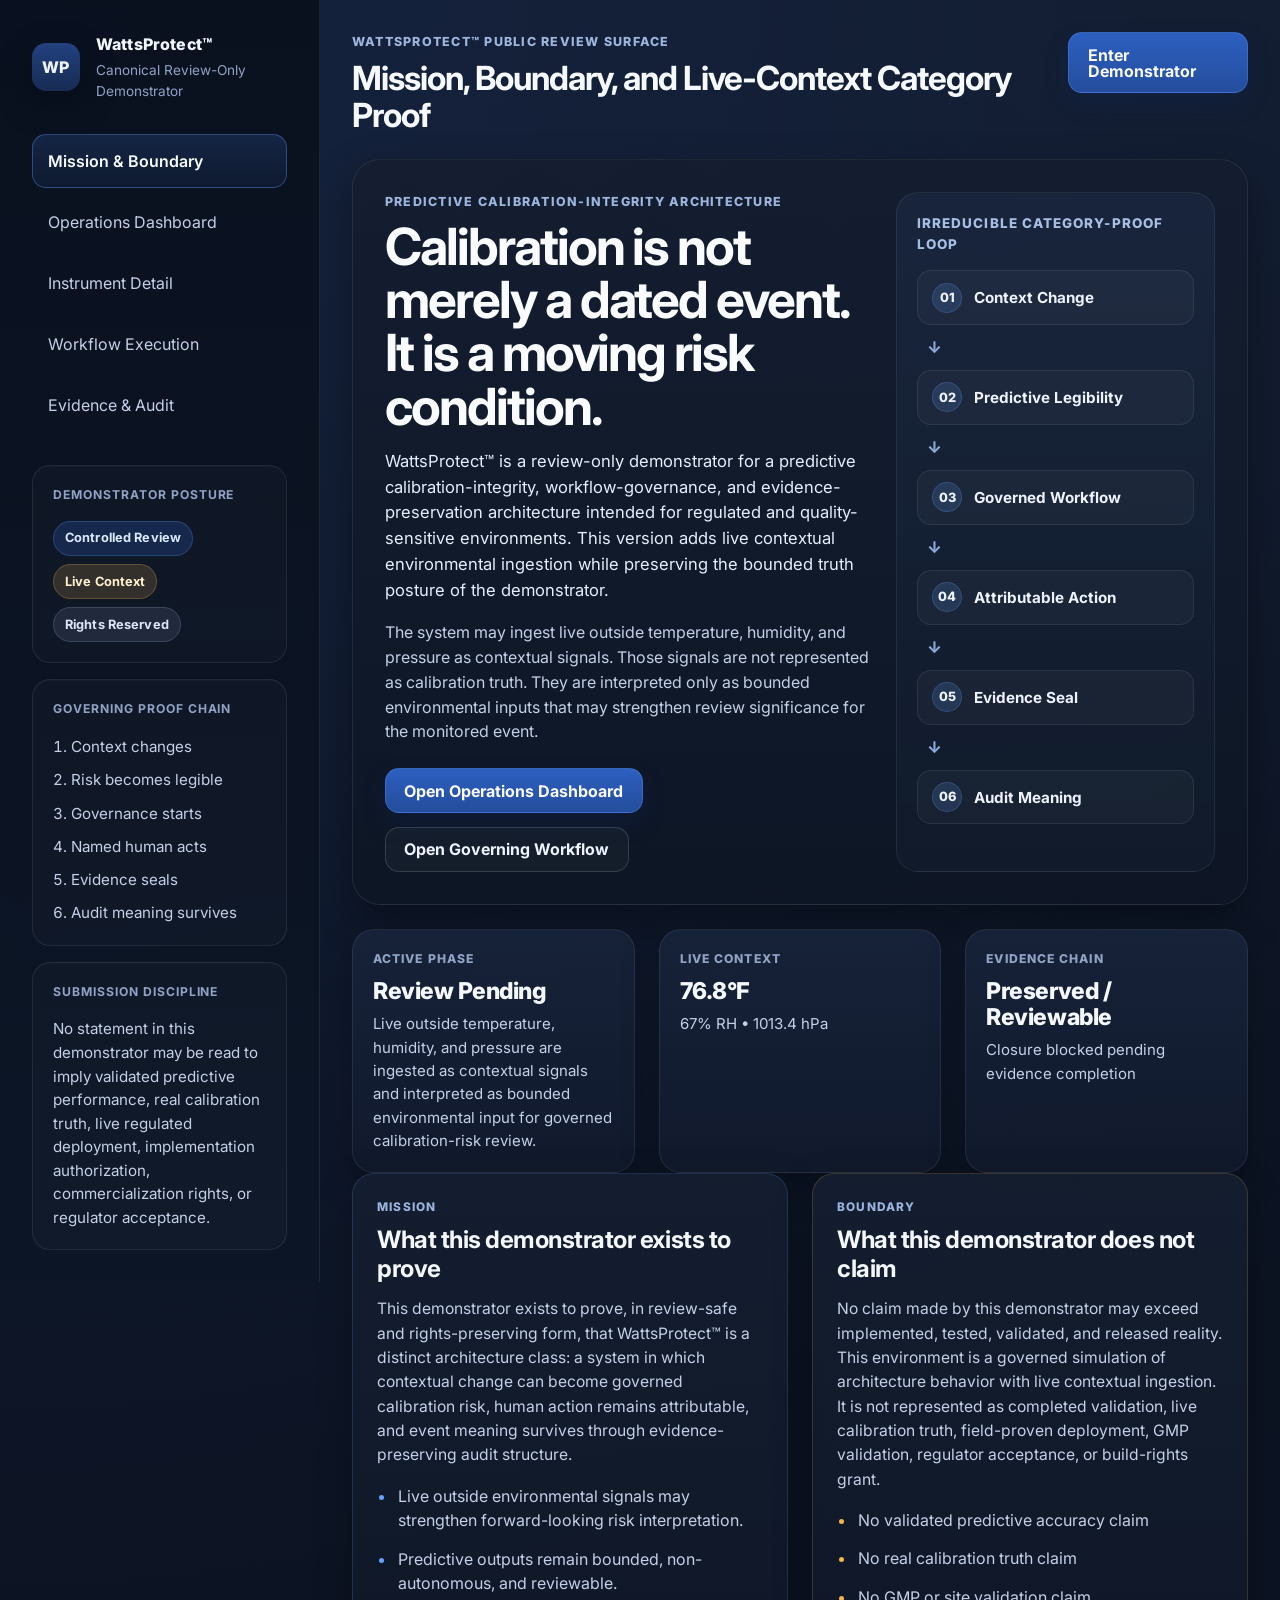
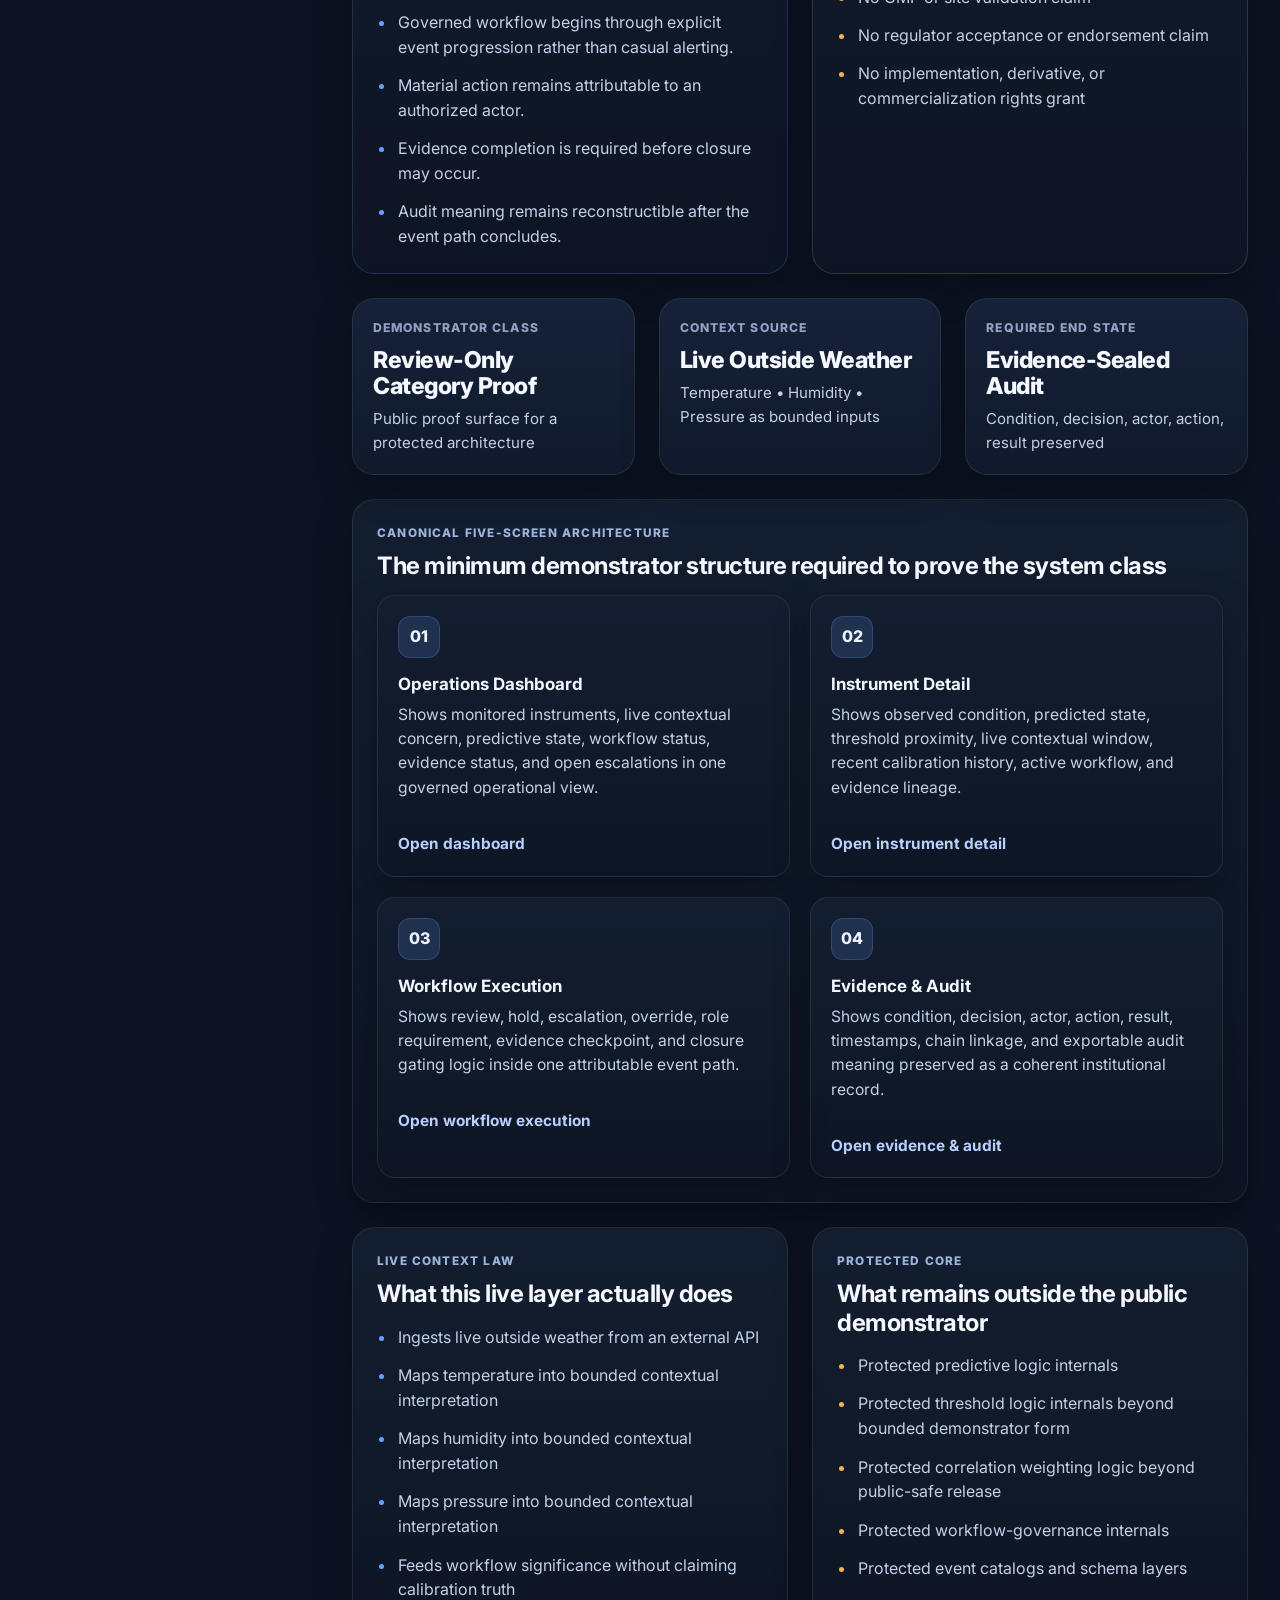
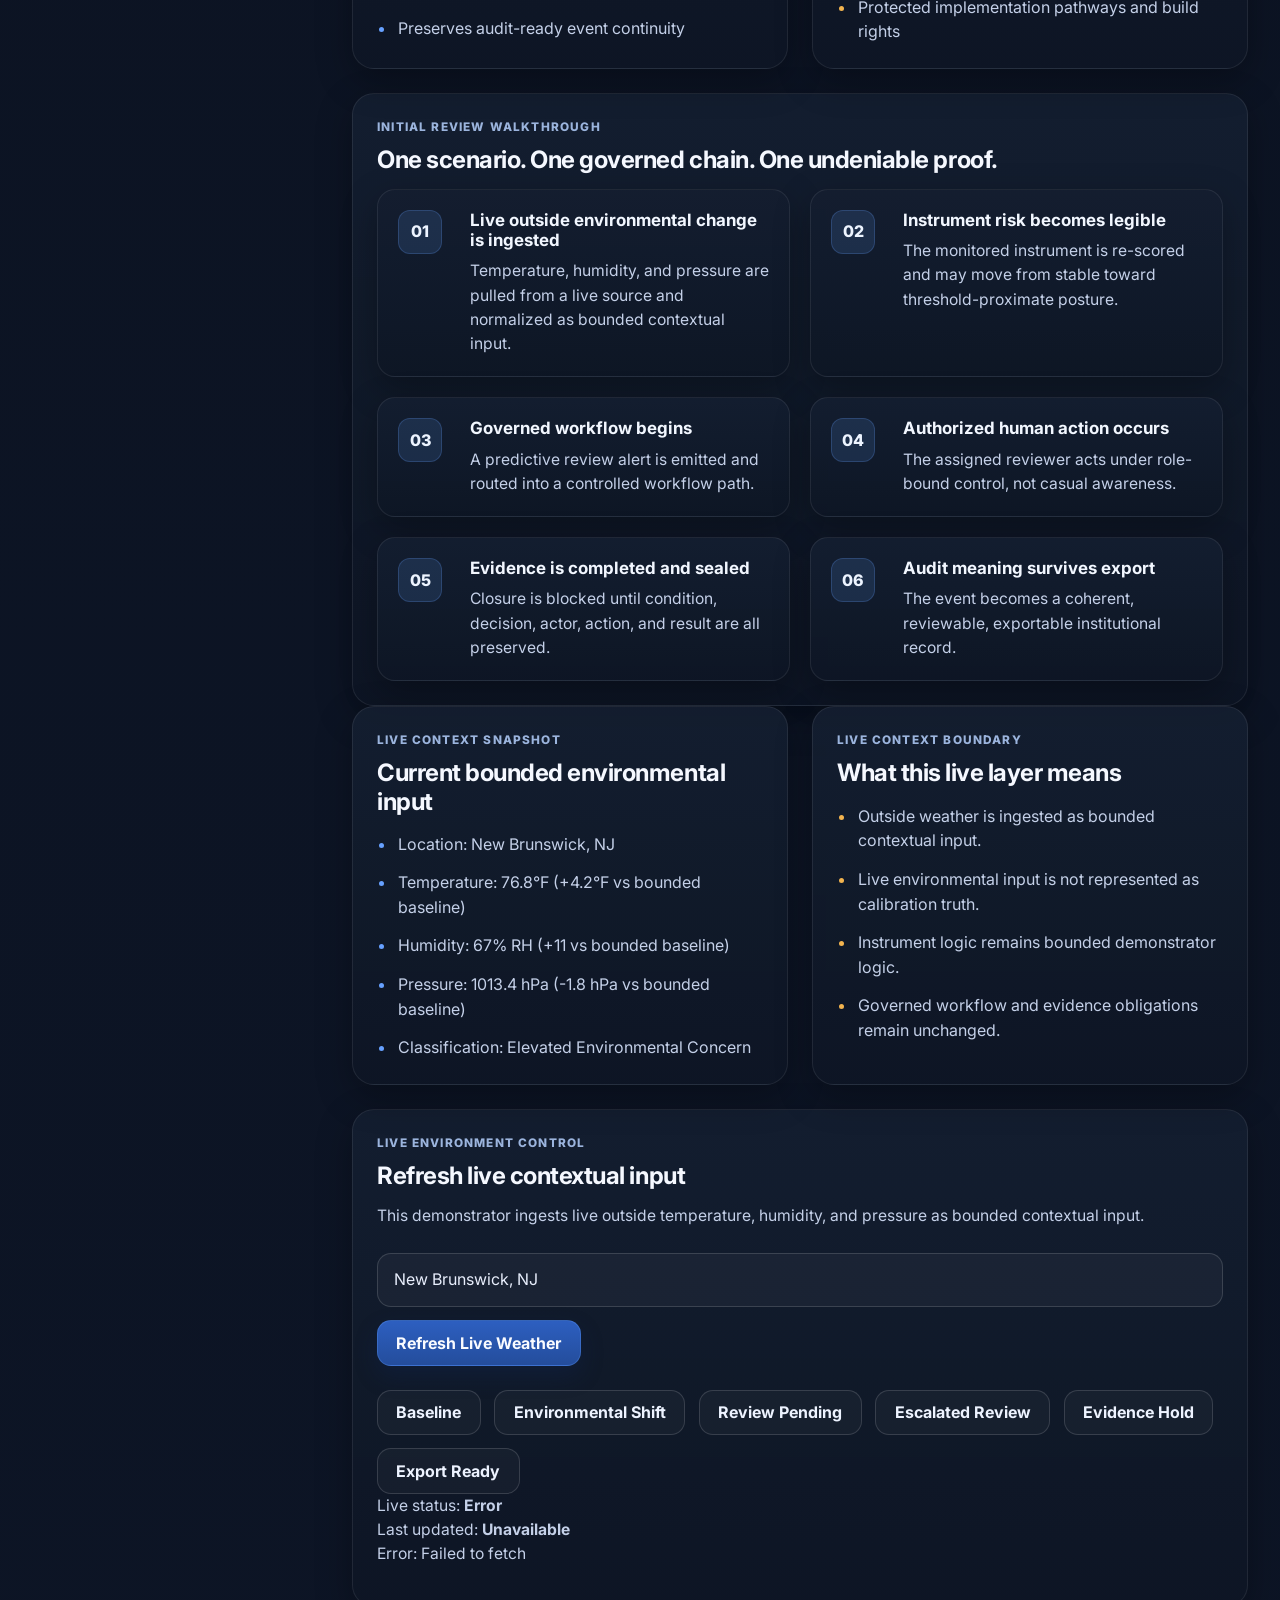
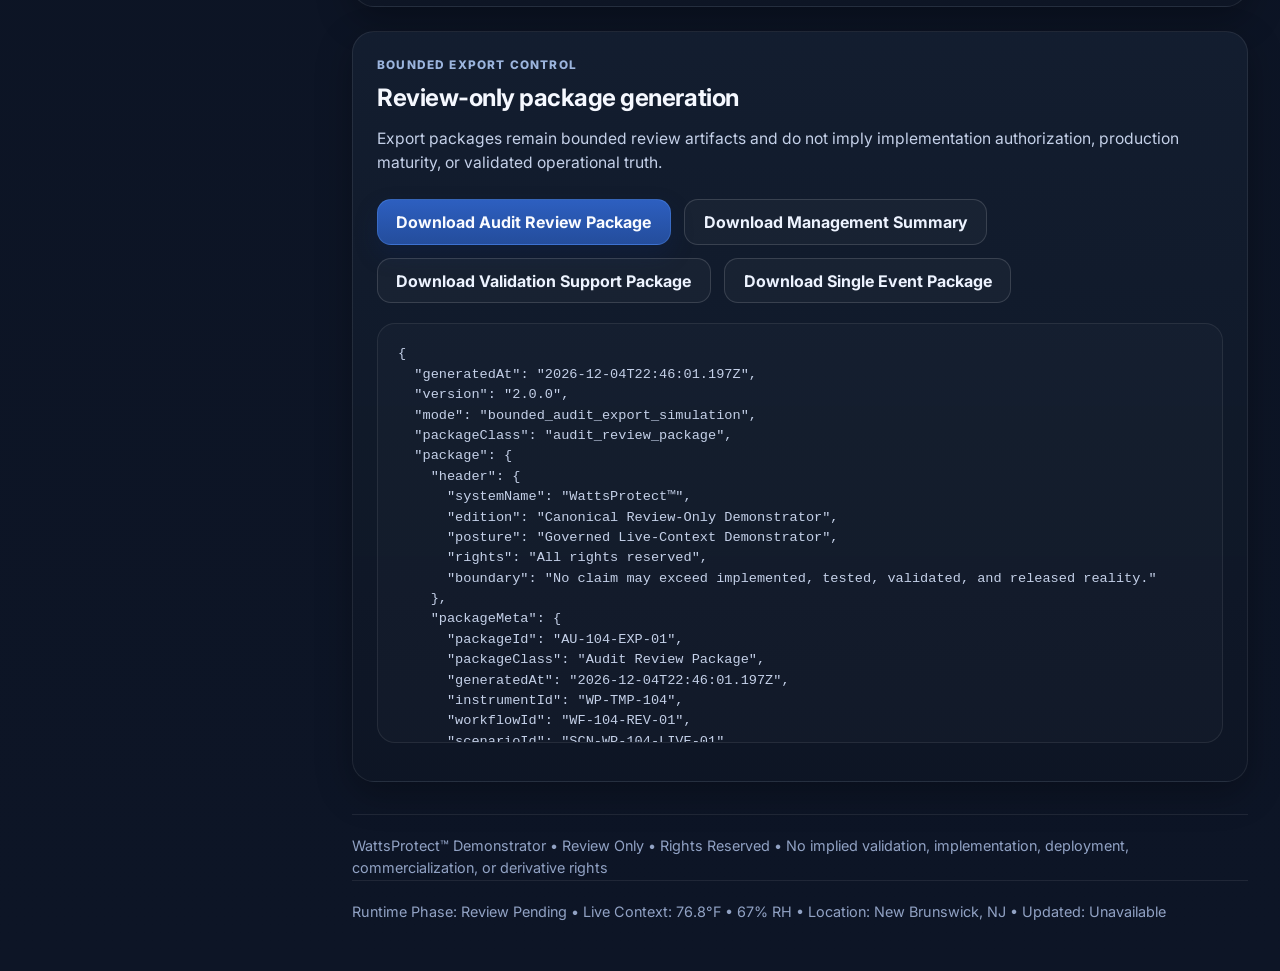
<file: docs/index.html>
<!DOCTYPE html>
<html lang="en">
<head>
  <meta charset="utf-8" />
  <meta
    name="viewport"
    content="width=device-width, initial-scale=1, viewport-fit=cover"
  />
  <title>WattsProtect™ Demonstrator</title>
  <meta
    name="description"
    content="WattsProtect™ review-only demonstrator for predictive calibration-integrity, workflow-governance, evidence-preservation, and live contextual environmental ingestion."
  />
  <meta
    name="theme-color"
    content="#0b1220"
  />
  <link rel="preconnect" href="https://fonts.googleapis.com" />
  <link rel="preconnect" href="https://fonts.gstatic.com" crossorigin />
  <link
    href="https://fonts.googleapis.com/css2?family=Inter:wght@400;500;600;700;800&display=swap"
    rel="stylesheet"
  />
  <link rel="stylesheet" href="./css/styles.css" />
</head>
<body data-page="home">
  <div class="app-shell app-shell--mobile-safe">
    <aside class="sidebar">
      <div class="brand-block">
        <div class="brand-mark">WP</div>
        <div class="brand-copy">
          <div class="brand-title">WattsProtect™</div>
          <div class="brand-subtitle">Canonical Review-Only Demonstrator</div>
        </div>
      </div>

      <nav class="nav-group" aria-label="Primary Navigation">
        <a class="nav-link is-active" href="./index.html">Mission &amp; Boundary</a>
        <a class="nav-link" href="./dashboard.html">Operations Dashboard</a>
        <a class="nav-link" href="./instrument.html">Instrument Detail</a>
        <a class="nav-link" href="./workflow.html">Workflow Execution</a>
        <a class="nav-link" href="./evidence.html">Evidence &amp; Audit</a>
      </nav>

      <section class="sidebar-panel">
        <div class="sidebar-panel-label">Demonstrator Posture</div>
        <div class="status-stack">
          <span class="status-pill status-pill--blue">Controlled Review</span>
          <span class="status-pill status-pill--amber">Live Context</span>
          <span class="status-pill status-pill--slate">Rights Reserved</span>
        </div>
      </section>

      <section class="sidebar-panel">
        <div class="sidebar-panel-label">Governing Proof Chain</div>
        <ol class="sidebar-sequence">
          <li>Context changes</li>
          <li>Risk becomes legible</li>
          <li>Governance starts</li>
          <li>Named human acts</li>
          <li>Evidence seals</li>
          <li>Audit meaning survives</li>
        </ol>
      </section>

      <section class="sidebar-panel">
        <div class="sidebar-panel-label">Submission Discipline</div>
        <p class="sidebar-note">
          No statement in this demonstrator may be read to imply validated predictive performance,
          real calibration truth, live regulated deployment, implementation authorization,
          commercialization rights, or regulator acceptance.
        </p>
      </section>
    </aside>

    <main class="main-panel">
      <header class="topbar">
        <div class="topbar-copy">
          <div class="eyebrow">WattsProtect™ Public Review Surface</div>
          <h1 class="page-title">Mission, Boundary, and Live-Context Category Proof</h1>
        </div>

        <div class="topbar-actions">
          <a class="button" href="./dashboard.html">Enter Demonstrator</a>
        </div>
      </header>

      <section class="hero-card hero-card--elevated">
        <div class="hero-copy">
          <div class="eyebrow">Predictive Calibration-Integrity Architecture</div>

          <h2 class="hero-title">
            Calibration is not merely a dated event.<br />
            It is a moving risk condition.
          </h2>

          <p class="hero-text hero-text--strong">
            WattsProtect™ is a review-only demonstrator for a predictive calibration-integrity,
            workflow-governance, and evidence-preservation architecture intended for regulated and
            quality-sensitive environments. This version adds live contextual environmental
            ingestion while preserving the bounded truth posture of the demonstrator.
          </p>

          <p class="hero-text">
            The system may ingest live outside temperature, humidity, and pressure as contextual
            signals. Those signals are not represented as calibration truth. They are interpreted
            only as bounded environmental inputs that may strengthen review significance for the
            monitored event.
          </p>

          <div class="hero-actions">
            <a class="button" href="./dashboard.html">Open Operations Dashboard</a>
            <a class="button button--ghost" href="./workflow.html">Open Governing Workflow</a>
          </div>
        </div>

        <div class="hero-panel">
          <div class="panel-heading">Irreducible Category-Proof Loop</div>

          <div class="proof-loop proof-loop--stack">
            <div class="proof-node">
              <span class="proof-step">01</span>
              <span class="proof-label">Context Change</span>
            </div>

            <div class="proof-arrow proof-arrow--down">↓</div>

            <div class="proof-node">
              <span class="proof-step">02</span>
              <span class="proof-label">Predictive Legibility</span>
            </div>

            <div class="proof-arrow proof-arrow--down">↓</div>

            <div class="proof-node">
              <span class="proof-step">03</span>
              <span class="proof-label">Governed Workflow</span>
            </div>

            <div class="proof-arrow proof-arrow--down">↓</div>

            <div class="proof-node">
              <span class="proof-step">04</span>
              <span class="proof-label">Attributable Action</span>
            </div>

            <div class="proof-arrow proof-arrow--down">↓</div>

            <div class="proof-node">
              <span class="proof-step">05</span>
              <span class="proof-label">Evidence Seal</span>
            </div>

            <div class="proof-arrow proof-arrow--down">↓</div>

            <div class="proof-node">
              <span class="proof-step">06</span>
              <span class="proof-label">Audit Meaning</span>
            </div>
          </div>
        </div>
      </section>

      <div data-wp-render="runtime-summary"></div>

      <section class="grid grid--two">
        <article class="content-card content-card--emphasis">
          <div class="card-kicker">Mission</div>
          <h3 class="card-title">What this demonstrator exists to prove</h3>
          <p class="card-text">
            This demonstrator exists to prove, in review-safe and rights-preserving form, that
            WattsProtect™ is a distinct architecture class: a system in which contextual change can
            become governed calibration risk, human action remains attributable, and event meaning
            survives through evidence-preserving audit structure.
          </p>
          <ul class="check-list">
            <li>Live outside environmental signals may strengthen forward-looking risk interpretation.</li>
            <li>Predictive outputs remain bounded, non-autonomous, and reviewable.</li>
            <li>Governed workflow begins through explicit event progression rather than casual alerting.</li>
            <li>Material action remains attributable to an authorized actor.</li>
            <li>Evidence completion is required before closure may occur.</li>
            <li>Audit meaning remains reconstructible after the event path concludes.</li>
          </ul>
        </article>

        <article class="content-card content-card--boundary">
          <div class="card-kicker">Boundary</div>
          <h3 class="card-title">What this demonstrator does not claim</h3>
          <p class="card-text">
            No claim made by this demonstrator may exceed implemented, tested, validated, and
            released reality. This environment is a governed simulation of architecture behavior
            with live contextual ingestion. It is not represented as completed validation, live
            calibration truth, field-proven deployment, GMP validation, regulator acceptance, or
            build-rights grant.
          </p>
          <ul class="boundary-list">
            <li>No validated predictive accuracy claim</li>
            <li>No real calibration truth claim</li>
            <li>No GMP or site validation claim</li>
            <li>No regulator acceptance or endorsement claim</li>
            <li>No implementation, derivative, or commercialization rights grant</li>
          </ul>
        </article>
      </section>

      <section class="grid grid--three">
        <article class="metric-card metric-card--strong">
          <div class="metric-label">Demonstrator Class</div>
          <div class="metric-value">Review-Only Category Proof</div>
          <div class="metric-subvalue">Public proof surface for a protected architecture</div>
        </article>

        <article class="metric-card metric-card--strong">
          <div class="metric-label">Context Source</div>
          <div class="metric-value">Live Outside Weather</div>
          <div class="metric-subvalue">Temperature • Humidity • Pressure as bounded inputs</div>
        </article>

        <article class="metric-card metric-card--strong">
          <div class="metric-label">Required End State</div>
          <div class="metric-value">Evidence-Sealed Audit</div>
          <div class="metric-subvalue">Condition, decision, actor, action, result preserved</div>
        </article>
      </section>

      <section class="content-card content-card--full">
        <div class="card-kicker">Canonical Five-Screen Architecture</div>
        <h3 class="card-title">The minimum demonstrator structure required to prove the system class</h3>

        <div class="feature-grid">
          <article class="feature-card">
            <div class="feature-index">01</div>
            <div class="feature-title">Operations Dashboard</div>
            <p class="feature-text">
              Shows monitored instruments, live contextual concern, predictive state, workflow
              status, evidence status, and open escalations in one governed operational view.
            </p>
            <a class="text-link" href="./dashboard.html">Open dashboard</a>
          </article>

          <article class="feature-card">
            <div class="feature-index">02</div>
            <div class="feature-title">Instrument Detail</div>
            <p class="feature-text">
              Shows observed condition, predicted state, threshold proximity, live contextual
              window, recent calibration history, active workflow, and evidence lineage.
            </p>
            <a class="text-link" href="./instrument.html">Open instrument detail</a>
          </article>

          <article class="feature-card">
            <div class="feature-index">03</div>
            <div class="feature-title">Workflow Execution</div>
            <p class="feature-text">
              Shows review, hold, escalation, override, role requirement, evidence checkpoint, and
              closure gating logic inside one attributable event path.
            </p>
            <a class="text-link" href="./workflow.html">Open workflow execution</a>
          </article>

          <article class="feature-card">
            <div class="feature-index">04</div>
            <div class="feature-title">Evidence &amp; Audit</div>
            <p class="feature-text">
              Shows condition, decision, actor, action, result, timestamps, chain linkage, and
              exportable audit meaning preserved as a coherent institutional record.
            </p>
            <a class="text-link" href="./evidence.html">Open evidence &amp; audit</a>
          </article>
        </div>
      </section>

      <section class="grid grid--two">
        <article class="content-card">
          <div class="card-kicker">Live Context Law</div>
          <h3 class="card-title">What this live layer actually does</h3>
          <ul class="check-list">
            <li>Ingests live outside weather from an external API</li>
            <li>Maps temperature into bounded contextual interpretation</li>
            <li>Maps humidity into bounded contextual interpretation</li>
            <li>Maps pressure into bounded contextual interpretation</li>
            <li>Feeds workflow significance without claiming calibration truth</li>
            <li>Preserves audit-ready event continuity</li>
          </ul>
        </article>

        <article class="content-card">
          <div class="card-kicker">Protected Core</div>
          <h3 class="card-title">What remains outside the public demonstrator</h3>
          <ul class="boundary-list">
            <li>Protected predictive logic internals</li>
            <li>Protected threshold logic internals beyond bounded demonstrator form</li>
            <li>Protected correlation weighting logic beyond public-safe release</li>
            <li>Protected workflow-governance internals</li>
            <li>Protected event catalogs and schema layers</li>
            <li>Protected implementation pathways and build rights</li>
          </ul>
        </article>
      </section>

      <section class="content-card content-card--full">
        <div class="card-kicker">Initial Review Walkthrough</div>
        <h3 class="card-title">One scenario. One governed chain. One undeniable proof.</h3>

        <div class="timeline-grid">
          <div class="timeline-step">
            <div class="timeline-index">01</div>
            <div class="timeline-body">
              <div class="timeline-title">Live outside environmental change is ingested</div>
              <div class="timeline-text">
                Temperature, humidity, and pressure are pulled from a live source and normalized as
                bounded contextual input.
              </div>
            </div>
          </div>

          <div class="timeline-step">
            <div class="timeline-index">02</div>
            <div class="timeline-body">
              <div class="timeline-title">Instrument risk becomes legible</div>
              <div class="timeline-text">
                The monitored instrument is re-scored and may move from stable toward
                threshold-proximate posture.
              </div>
            </div>
          </div>

          <div class="timeline-step">
            <div class="timeline-index">03</div>
            <div class="timeline-body">
              <div class="timeline-title">Governed workflow begins</div>
              <div class="timeline-text">
                A predictive review alert is emitted and routed into a controlled workflow path.
              </div>
            </div>
          </div>

          <div class="timeline-step">
            <div class="timeline-index">04</div>
            <div class="timeline-body">
              <div class="timeline-title">Authorized human action occurs</div>
              <div class="timeline-text">
                The assigned reviewer acts under role-bound control, not casual awareness.
              </div>
            </div>
          </div>

          <div class="timeline-step">
            <div class="timeline-index">05</div>
            <div class="timeline-body">
              <div class="timeline-title">Evidence is completed and sealed</div>
              <div class="timeline-text">
                Closure is blocked until condition, decision, actor, action, and result are all
                preserved.
              </div>
            </div>
          </div>

          <div class="timeline-step">
            <div class="timeline-index">06</div>
            <div class="timeline-body">
              <div class="timeline-title">Audit meaning survives export</div>
              <div class="timeline-text">
                The event becomes a coherent, reviewable, exportable institutional record.
              </div>
            </div>
          </div>
        </div>
      </section>

      <div data-wp-render="page-mount"></div>
      <div data-wp-render="simulation-controls"></div>
      <div data-wp-render="export-controls"></div>

      <footer class="footer">
        <div class="footer-copy">
          WattsProtect™ Demonstrator • Review Only • Rights Reserved • No implied validation,
          implementation, deployment, commercialization, or derivative rights
        </div>
        <div class="footer-copy" data-wp-render="footer-runtime"></div>
      </footer>
    </main>
  </div>

  <script src="./js/state.js"></script>
  <script src="./js/app.js"></script>
  <script src="./js/live-environment.js"></script>
  <script src="./js/simulation.js"></script>
  <script src="./js/workflow-engine.js"></script>
  <script src="./js/evidence-engine.js"></script>
  <script src="./js/export-engine.js"></script>
  <script src="./js/render-engine.js"></script>
</body>
</html>
</file>
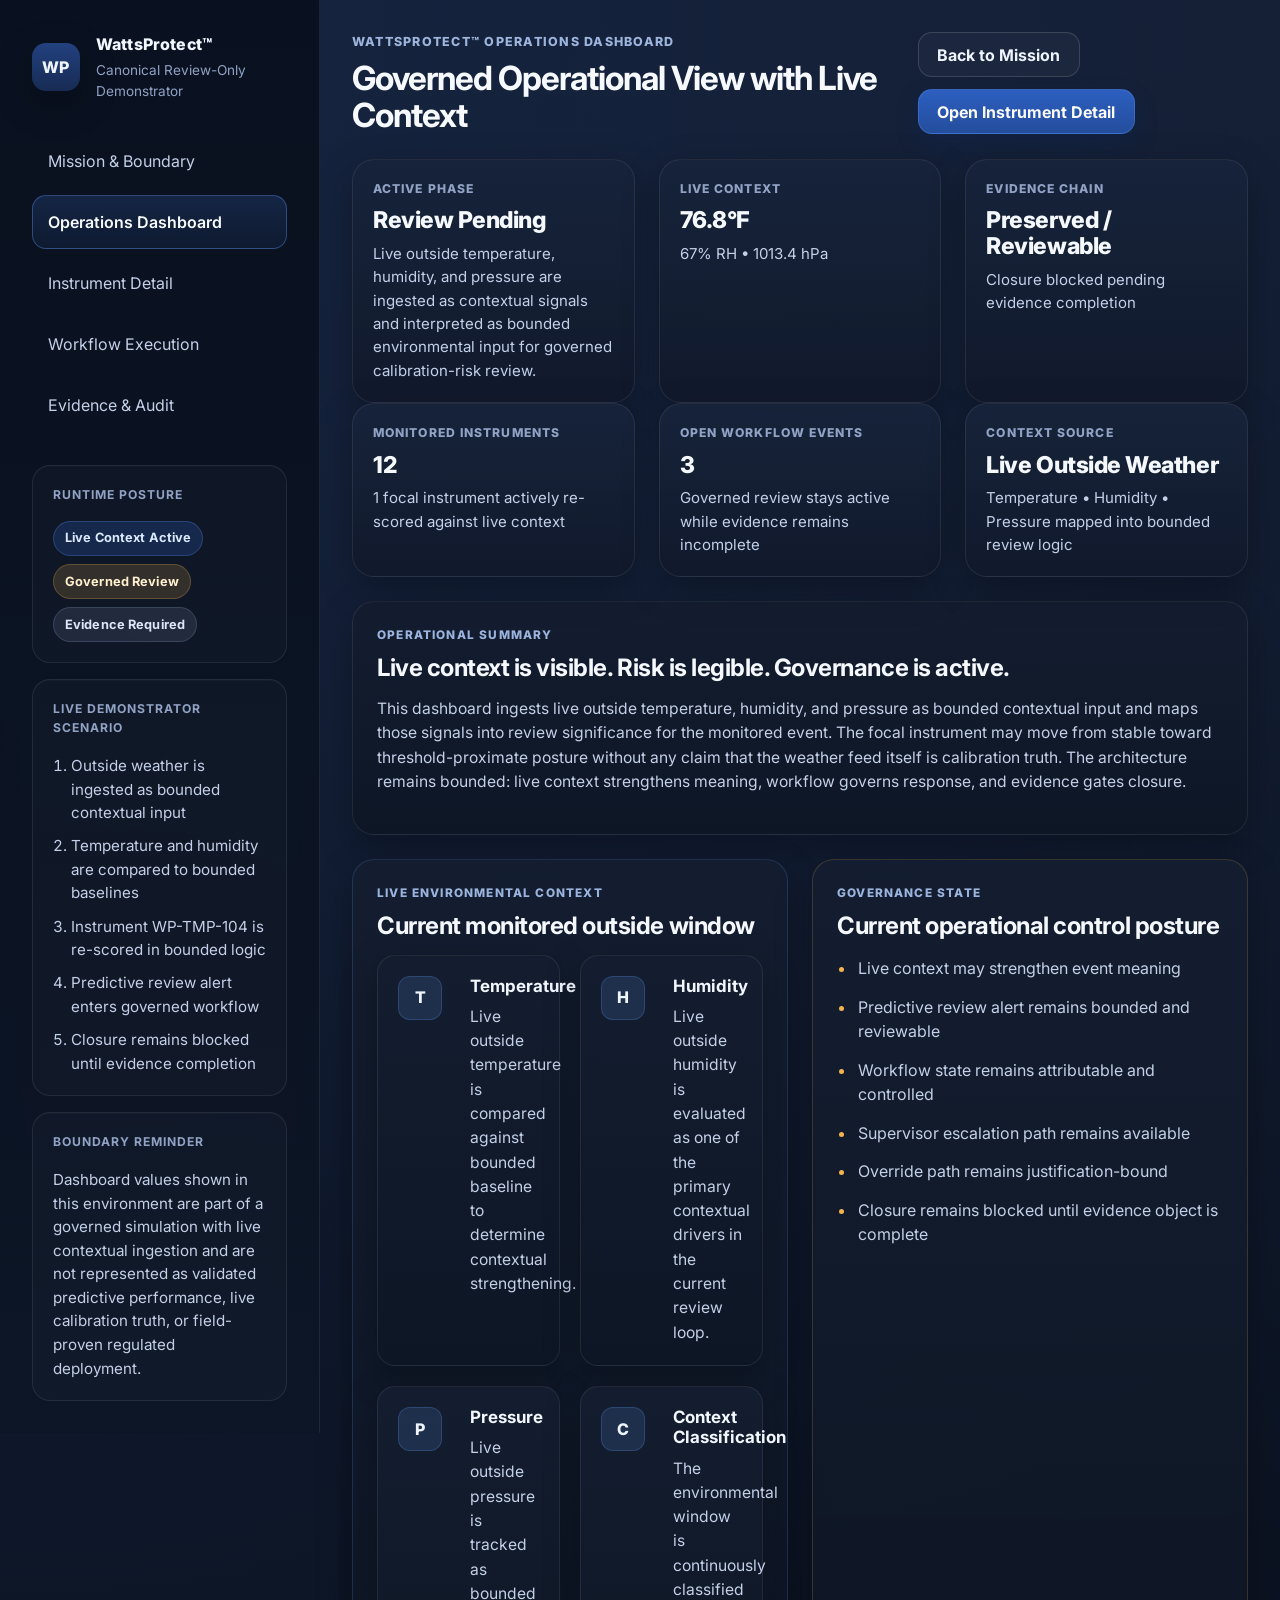
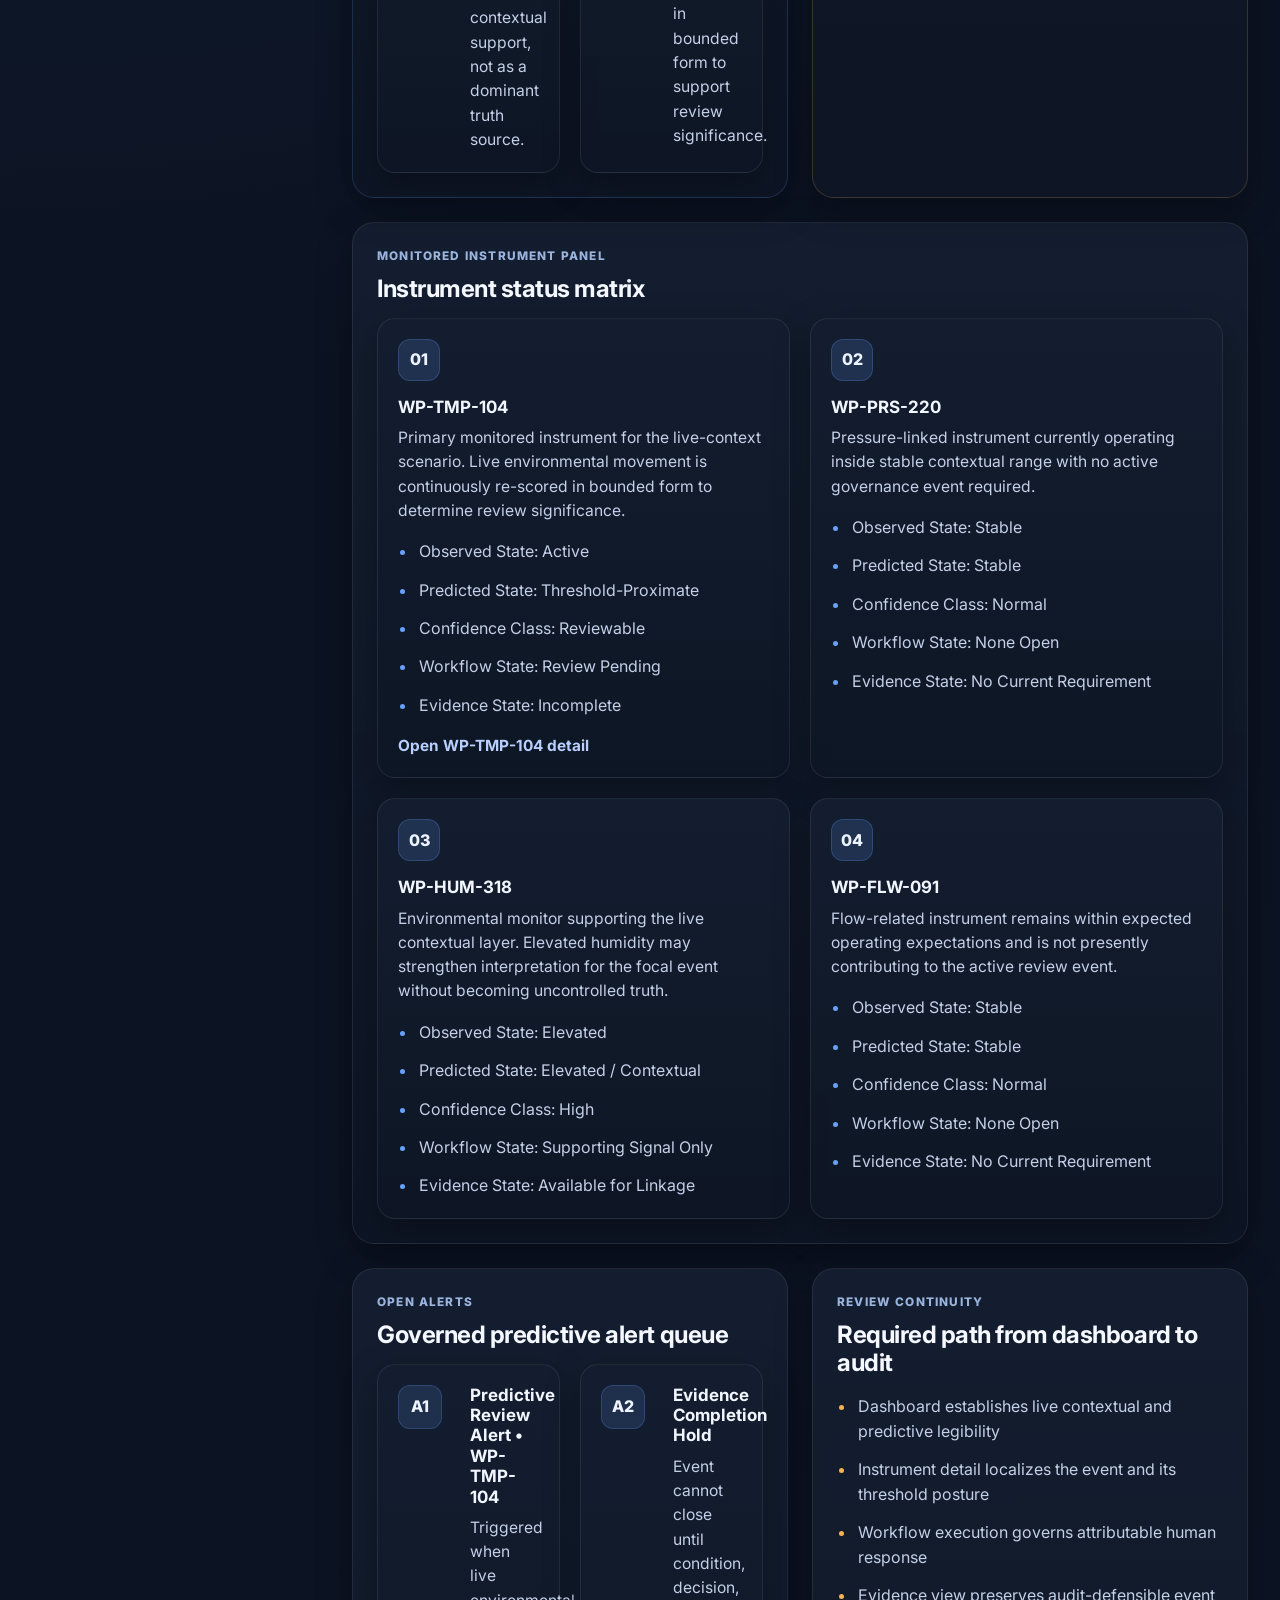
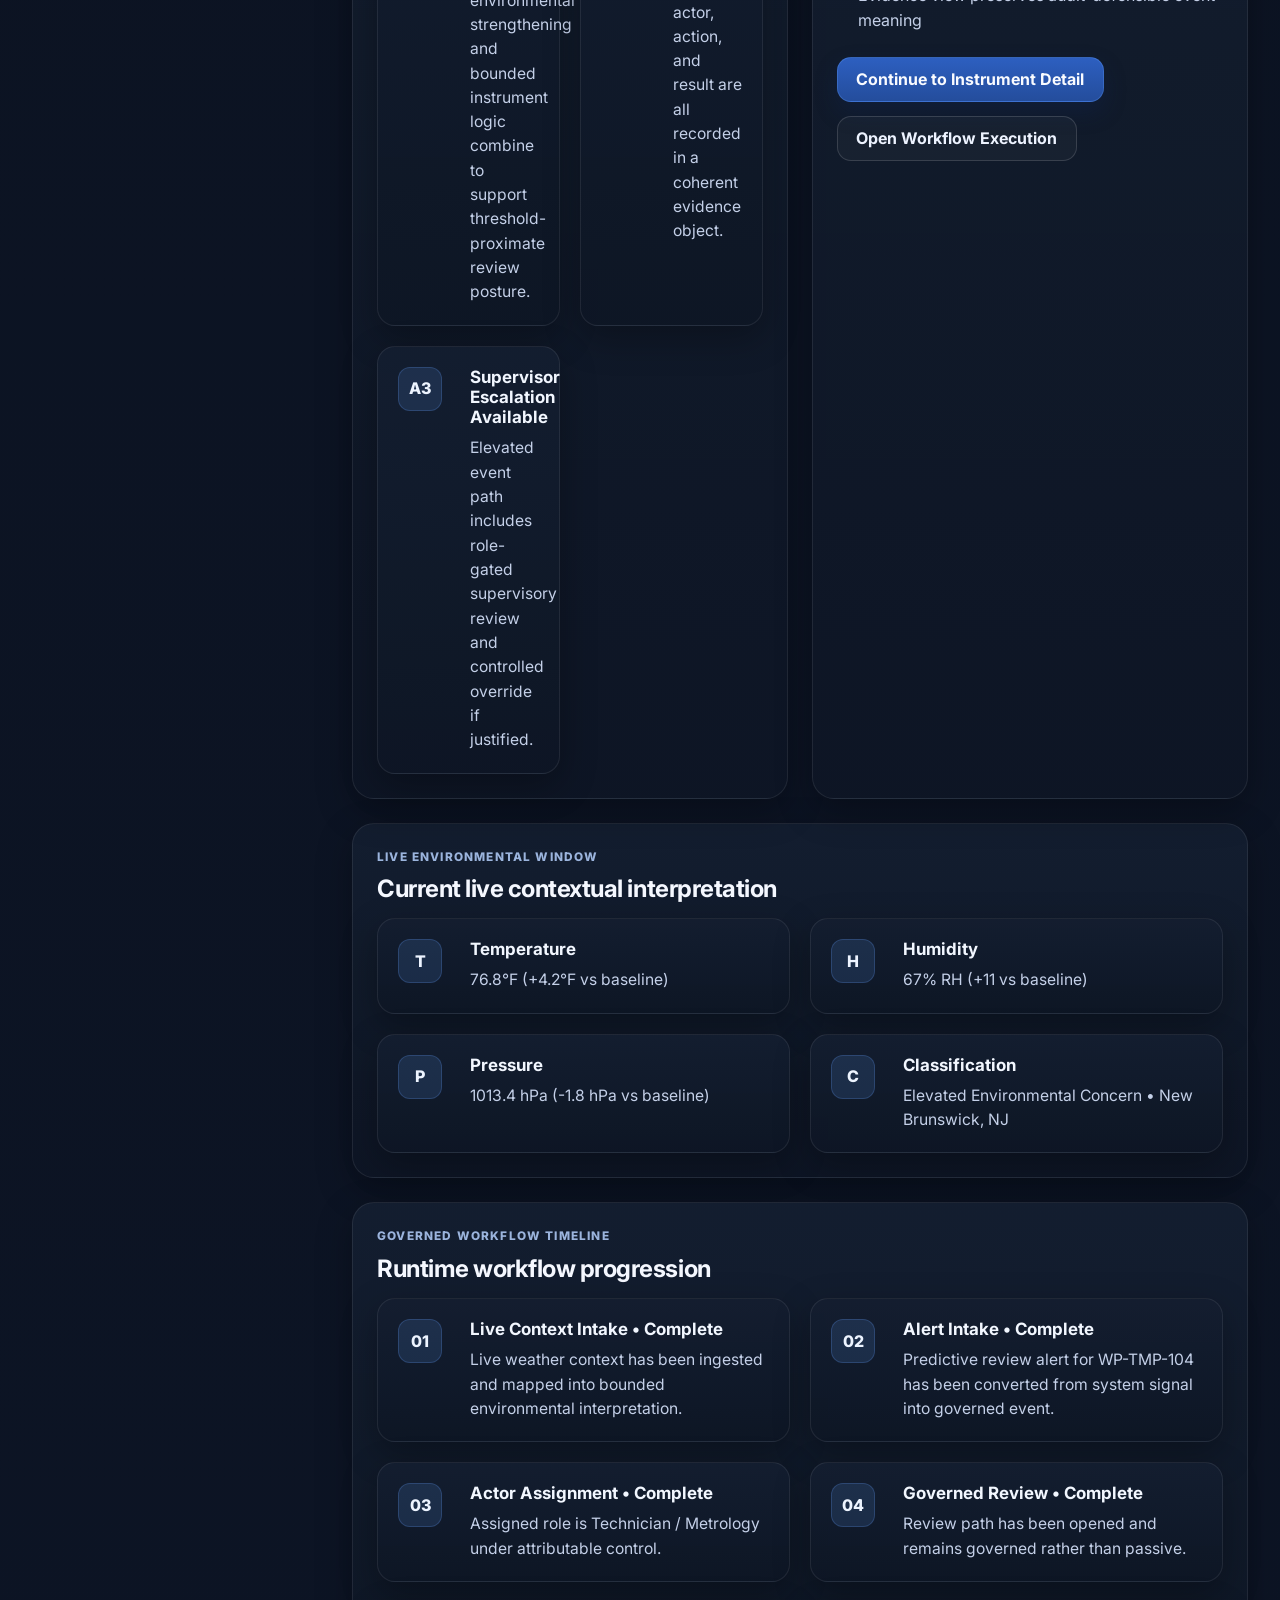
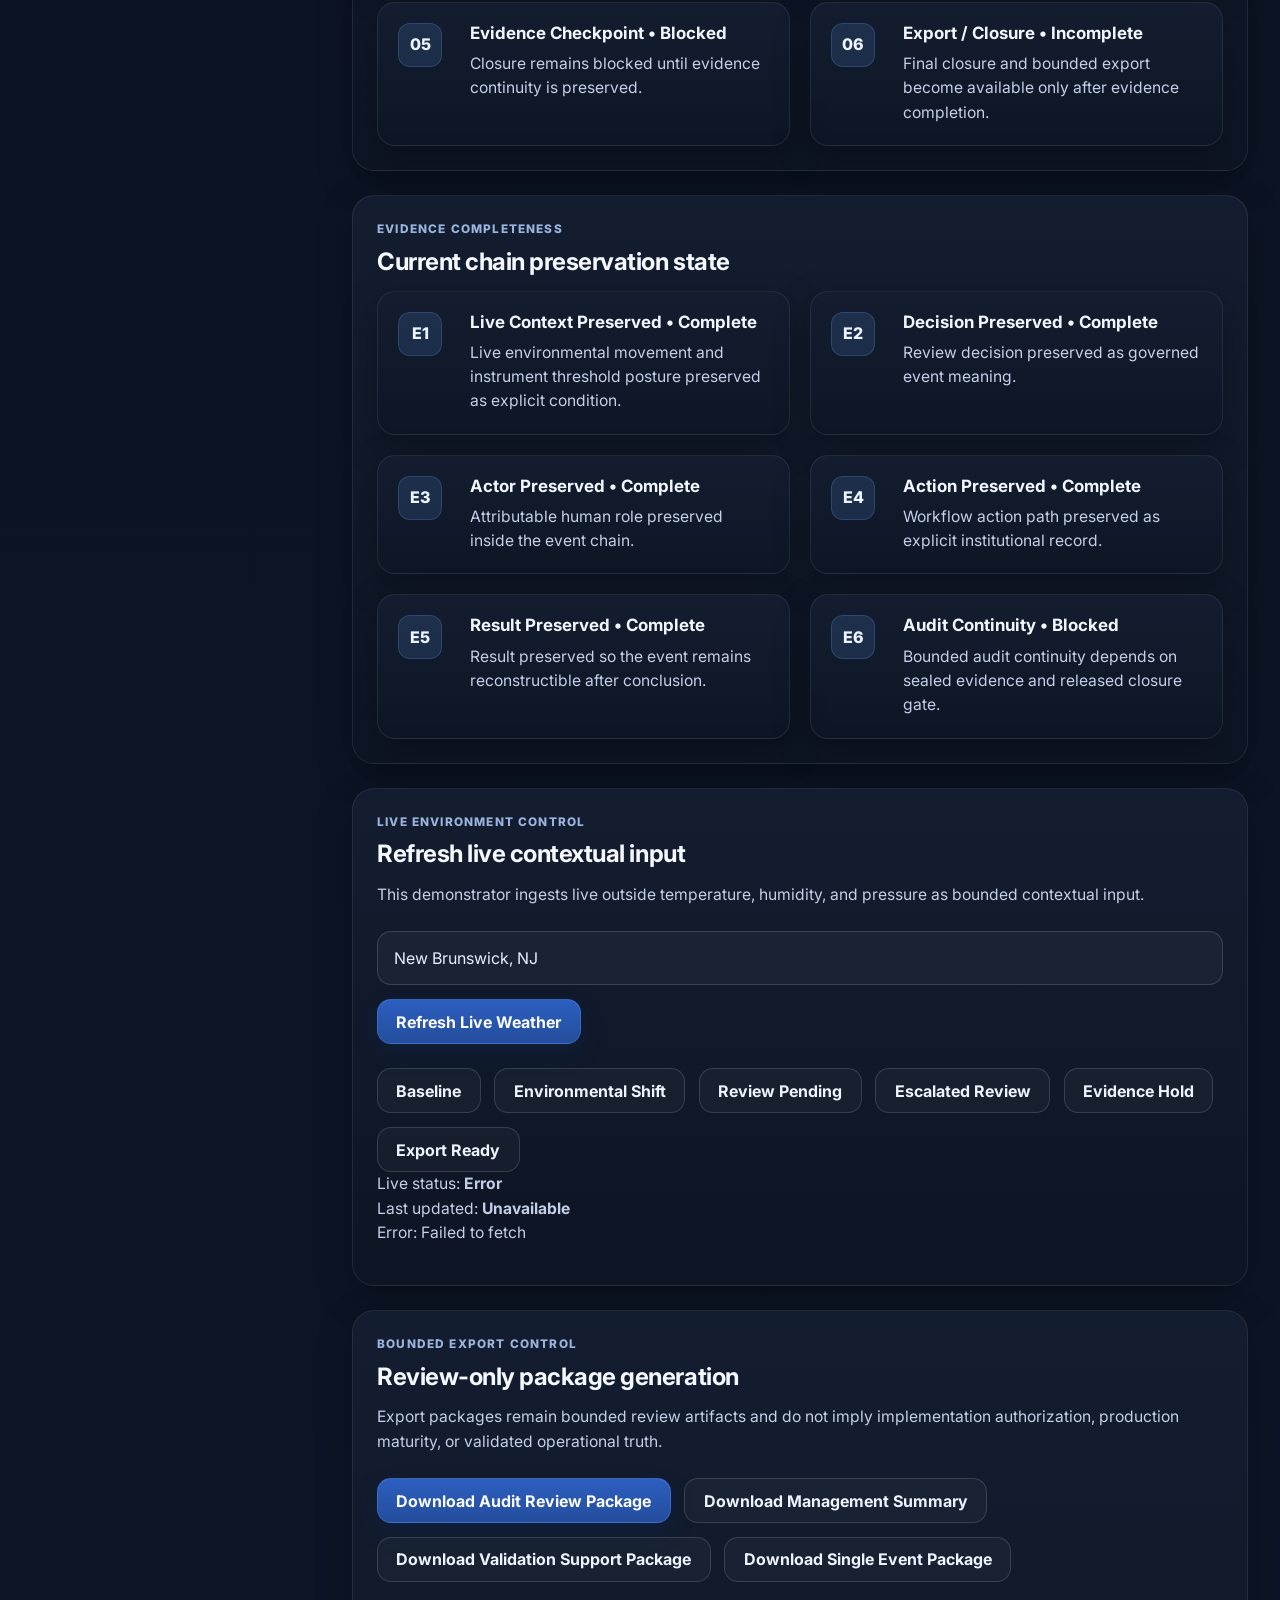
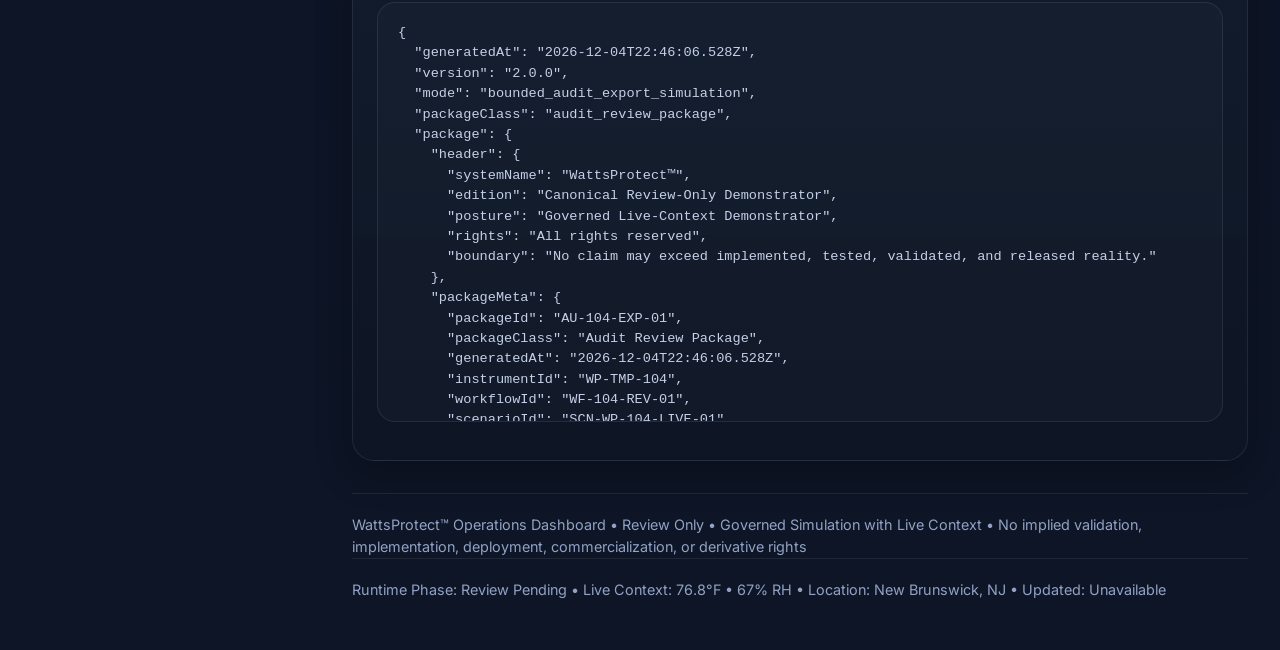
<file: docs/dashboard.html>
<!DOCTYPE html>
<html lang="en">
<head>
  <meta charset="utf-8" />
  <meta
    name="viewport"
    content="width=device-width, initial-scale=1, viewport-fit=cover"
  />
  <title>WattsProtect™ Demonstrator • Operations Dashboard</title>
  <meta
    name="description"
    content="WattsProtect™ Operations Dashboard — review-only governed simulation with live contextual environmental ingestion."
  />
  <meta
    name="theme-color"
    content="#0b1220"
  />
  <link rel="preconnect" href="https://fonts.googleapis.com" />
  <link rel="preconnect" href="https://fonts.gstatic.com" crossorigin />
  <link
    href="https://fonts.googleapis.com/css2?family=Inter:wght@400;500;600;700;800&display=swap"
    rel="stylesheet"
  />
  <link rel="stylesheet" href="./css/styles.css" />
</head>
<body data-page="dashboard">
  <div class="app-shell app-shell--mobile-safe">
    <aside class="sidebar">
      <div class="brand-block">
        <div class="brand-mark">WP</div>
        <div class="brand-copy">
          <div class="brand-title">WattsProtect™</div>
          <div class="brand-subtitle">Canonical Review-Only Demonstrator</div>
        </div>
      </div>

      <nav class="nav-group" aria-label="Primary Navigation">
        <a class="nav-link" href="./index.html">Mission &amp; Boundary</a>
        <a class="nav-link is-active" href="./dashboard.html">Operations Dashboard</a>
        <a class="nav-link" href="./instrument.html">Instrument Detail</a>
        <a class="nav-link" href="./workflow.html">Workflow Execution</a>
        <a class="nav-link" href="./evidence.html">Evidence &amp; Audit</a>
      </nav>

      <section class="sidebar-panel">
        <div class="sidebar-panel-label">Runtime Posture</div>
        <div class="status-stack">
          <span class="status-pill status-pill--blue">Live Context Active</span>
          <span class="status-pill status-pill--amber">Governed Review</span>
          <span class="status-pill status-pill--slate">Evidence Required</span>
        </div>
      </section>

      <section class="sidebar-panel">
        <div class="sidebar-panel-label">Live Demonstrator Scenario</div>
        <ol class="sidebar-sequence">
          <li>Outside weather is ingested as bounded contextual input</li>
          <li>Temperature and humidity are compared to bounded baselines</li>
          <li>Instrument WP-TMP-104 is re-scored in bounded logic</li>
          <li>Predictive review alert enters governed workflow</li>
          <li>Closure remains blocked until evidence completion</li>
        </ol>
      </section>

      <section class="sidebar-panel">
        <div class="sidebar-panel-label">Boundary Reminder</div>
        <p class="sidebar-note">
          Dashboard values shown in this environment are part of a governed simulation with live
          contextual ingestion and are not represented as validated predictive performance, live
          calibration truth, or field-proven regulated deployment.
        </p>
      </section>
    </aside>

    <main class="main-panel">
      <header class="topbar">
        <div class="topbar-copy">
          <div class="eyebrow">WattsProtect™ Operations Dashboard</div>
          <h1 class="page-title">Governed Operational View with Live Context</h1>
        </div>

        <div class="topbar-actions">
          <a class="button button--ghost" href="./index.html">Back to Mission</a>
          <a class="button" href="./instrument.html">Open Instrument Detail</a>
        </div>
      </header>

      <div data-wp-render="runtime-summary"></div>

      <section class="grid grid--three">
        <article class="metric-card metric-card--strong">
          <div class="metric-label">Monitored Instruments</div>
          <div class="metric-value">12</div>
          <div class="metric-subvalue">1 focal instrument actively re-scored against live context</div>
        </article>

        <article class="metric-card metric-card--strong">
          <div class="metric-label">Open Workflow Events</div>
          <div class="metric-value">3</div>
          <div class="metric-subvalue">Governed review stays active while evidence remains incomplete</div>
        </article>

        <article class="metric-card metric-card--strong">
          <div class="metric-label">Context Source</div>
          <div class="metric-value">Live Outside Weather</div>
          <div class="metric-subvalue">Temperature • Humidity • Pressure mapped into bounded review logic</div>
        </article>
      </section>

      <section class="content-card content-card--full">
        <div class="card-kicker">Operational Summary</div>
        <h2 class="card-title">Live context is visible. Risk is legible. Governance is active.</h2>
        <p class="card-text">
          This dashboard ingests live outside temperature, humidity, and pressure as bounded
          contextual input and maps those signals into review significance for the monitored event.
          The focal instrument may move from stable toward threshold-proximate posture without any
          claim that the weather feed itself is calibration truth. The architecture remains bounded:
          live context strengthens meaning, workflow governs response, and evidence gates closure.
        </p>
      </section>

      <section class="grid grid--two">
        <article class="content-card content-card--emphasis">
          <div class="card-kicker">Live Environmental Context</div>
          <h3 class="card-title">Current monitored outside window</h3>
          <div class="timeline-grid">
            <div class="timeline-step">
              <div class="timeline-index">T</div>
              <div class="timeline-body">
                <div class="timeline-title">Temperature</div>
                <div class="timeline-text">
                  Live outside temperature is compared against bounded baseline to determine contextual strengthening.
                </div>
              </div>
            </div>

            <div class="timeline-step">
              <div class="timeline-index">H</div>
              <div class="timeline-body">
                <div class="timeline-title">Humidity</div>
                <div class="timeline-text">
                  Live outside humidity is evaluated as one of the primary contextual drivers in the current review loop.
                </div>
              </div>
            </div>

            <div class="timeline-step">
              <div class="timeline-index">P</div>
              <div class="timeline-body">
                <div class="timeline-title">Pressure</div>
                <div class="timeline-text">
                  Live outside pressure is tracked as bounded contextual support, not as a dominant truth source.
                </div>
              </div>
            </div>

            <div class="timeline-step">
              <div class="timeline-index">C</div>
              <div class="timeline-body">
                <div class="timeline-title">Context Classification</div>
                <div class="timeline-text">
                  The environmental window is continuously classified in bounded form to support review significance.
                </div>
              </div>
            </div>
          </div>
        </article>

        <article class="content-card content-card--boundary">
          <div class="card-kicker">Governance State</div>
          <h3 class="card-title">Current operational control posture</h3>
          <ul class="boundary-list">
            <li>Live context may strengthen event meaning</li>
            <li>Predictive review alert remains bounded and reviewable</li>
            <li>Workflow state remains attributable and controlled</li>
            <li>Supervisor escalation path remains available</li>
            <li>Override path remains justification-bound</li>
            <li>Closure remains blocked until evidence object is complete</li>
          </ul>
        </article>
      </section>

      <section class="content-card content-card--full">
        <div class="card-kicker">Monitored Instrument Panel</div>
        <h3 class="card-title">Instrument status matrix</h3>

        <div class="feature-grid">
          <article class="feature-card">
            <div class="feature-index">01</div>
            <div class="feature-title">WP-TMP-104</div>
            <p class="feature-text">
              Primary monitored instrument for the live-context scenario. Live environmental
              movement is continuously re-scored in bounded form to determine review significance.
            </p>
            <ul class="check-list">
              <li>Observed State: Active</li>
              <li>Predicted State: Threshold-Proximate</li>
              <li>Confidence Class: Reviewable</li>
              <li>Workflow State: Review Pending</li>
              <li>Evidence State: Incomplete</li>
            </ul>
            <a class="text-link" href="./instrument.html">Open WP-TMP-104 detail</a>
          </article>

          <article class="feature-card">
            <div class="feature-index">02</div>
            <div class="feature-title">WP-PRS-220</div>
            <p class="feature-text">
              Pressure-linked instrument currently operating inside stable contextual range with no
              active governance event required.
            </p>
            <ul class="check-list">
              <li>Observed State: Stable</li>
              <li>Predicted State: Stable</li>
              <li>Confidence Class: Normal</li>
              <li>Workflow State: None Open</li>
              <li>Evidence State: No Current Requirement</li>
            </ul>
          </article>

          <article class="feature-card">
            <div class="feature-index">03</div>
            <div class="feature-title">WP-HUM-318</div>
            <p class="feature-text">
              Environmental monitor supporting the live contextual layer. Elevated humidity may
              strengthen interpretation for the focal event without becoming uncontrolled truth.
            </p>
            <ul class="check-list">
              <li>Observed State: Elevated</li>
              <li>Predicted State: Elevated / Contextual</li>
              <li>Confidence Class: High</li>
              <li>Workflow State: Supporting Signal Only</li>
              <li>Evidence State: Available for Linkage</li>
            </ul>
          </article>

          <article class="feature-card">
            <div class="feature-index">04</div>
            <div class="feature-title">WP-FLW-091</div>
            <p class="feature-text">
              Flow-related instrument remains within expected operating expectations and is not
              presently contributing to the active review event.
            </p>
            <ul class="check-list">
              <li>Observed State: Stable</li>
              <li>Predicted State: Stable</li>
              <li>Confidence Class: Normal</li>
              <li>Workflow State: None Open</li>
              <li>Evidence State: No Current Requirement</li>
            </ul>
          </article>
        </div>
      </section>

      <section class="grid grid--two">
        <article class="content-card">
          <div class="card-kicker">Open Alerts</div>
          <h3 class="card-title">Governed predictive alert queue</h3>
          <div class="timeline-grid">
            <div class="timeline-step">
              <div class="timeline-index">A1</div>
              <div class="timeline-body">
                <div class="timeline-title">Predictive Review Alert • WP-TMP-104</div>
                <div class="timeline-text">
                  Triggered when live environmental strengthening and bounded instrument logic combine
                  to support threshold-proximate review posture.
                </div>
              </div>
            </div>

            <div class="timeline-step">
              <div class="timeline-index">A2</div>
              <div class="timeline-body">
                <div class="timeline-title">Evidence Completion Hold</div>
                <div class="timeline-text">
                  Event cannot close until condition, decision, actor, action, and result are all
                  recorded in a coherent evidence object.
                </div>
              </div>
            </div>

            <div class="timeline-step">
              <div class="timeline-index">A3</div>
              <div class="timeline-body">
                <div class="timeline-title">Supervisor Escalation Available</div>
                <div class="timeline-text">
                  Elevated event path includes role-gated supervisory review and controlled override
                  if justified.
                </div>
              </div>
            </div>
          </div>
        </article>

        <article class="content-card">
          <div class="card-kicker">Review Continuity</div>
          <h3 class="card-title">Required path from dashboard to audit</h3>
          <ul class="boundary-list">
            <li>Dashboard establishes live contextual and predictive legibility</li>
            <li>Instrument detail localizes the event and its threshold posture</li>
            <li>Workflow execution governs attributable human response</li>
            <li>Evidence view preserves audit-defensible event meaning</li>
          </ul>

          <div class="hero-actions">
            <a class="button" href="./instrument.html">Continue to Instrument Detail</a>
            <a class="button button--ghost" href="./workflow.html">Open Workflow Execution</a>
          </div>
        </article>
      </section>

      <div data-wp-render="page-mount"></div>
      <div data-wp-render="simulation-controls"></div>
      <div data-wp-render="export-controls"></div>

      <footer class="footer">
        <div class="footer-copy">
          WattsProtect™ Operations Dashboard • Review Only • Governed Simulation with Live Context •
          No implied validation, implementation, deployment, commercialization, or derivative rights
        </div>
        <div class="footer-copy" data-wp-render="footer-runtime"></div>
      </footer>
    </main>
  </div>

  <script src="./js/state.js"></script>
  <script src="./js/app.js"></script>
  <script src="./js/live-environment.js"></script>
  <script src="./js/simulation.js"></script>
  <script src="./js/workflow-engine.js"></script>
  <script src="./js/evidence-engine.js"></script>
  <script src="./js/export-engine.js"></script>
  <script src="./js/render-engine.js"></script>
</body>
</html>
</file>
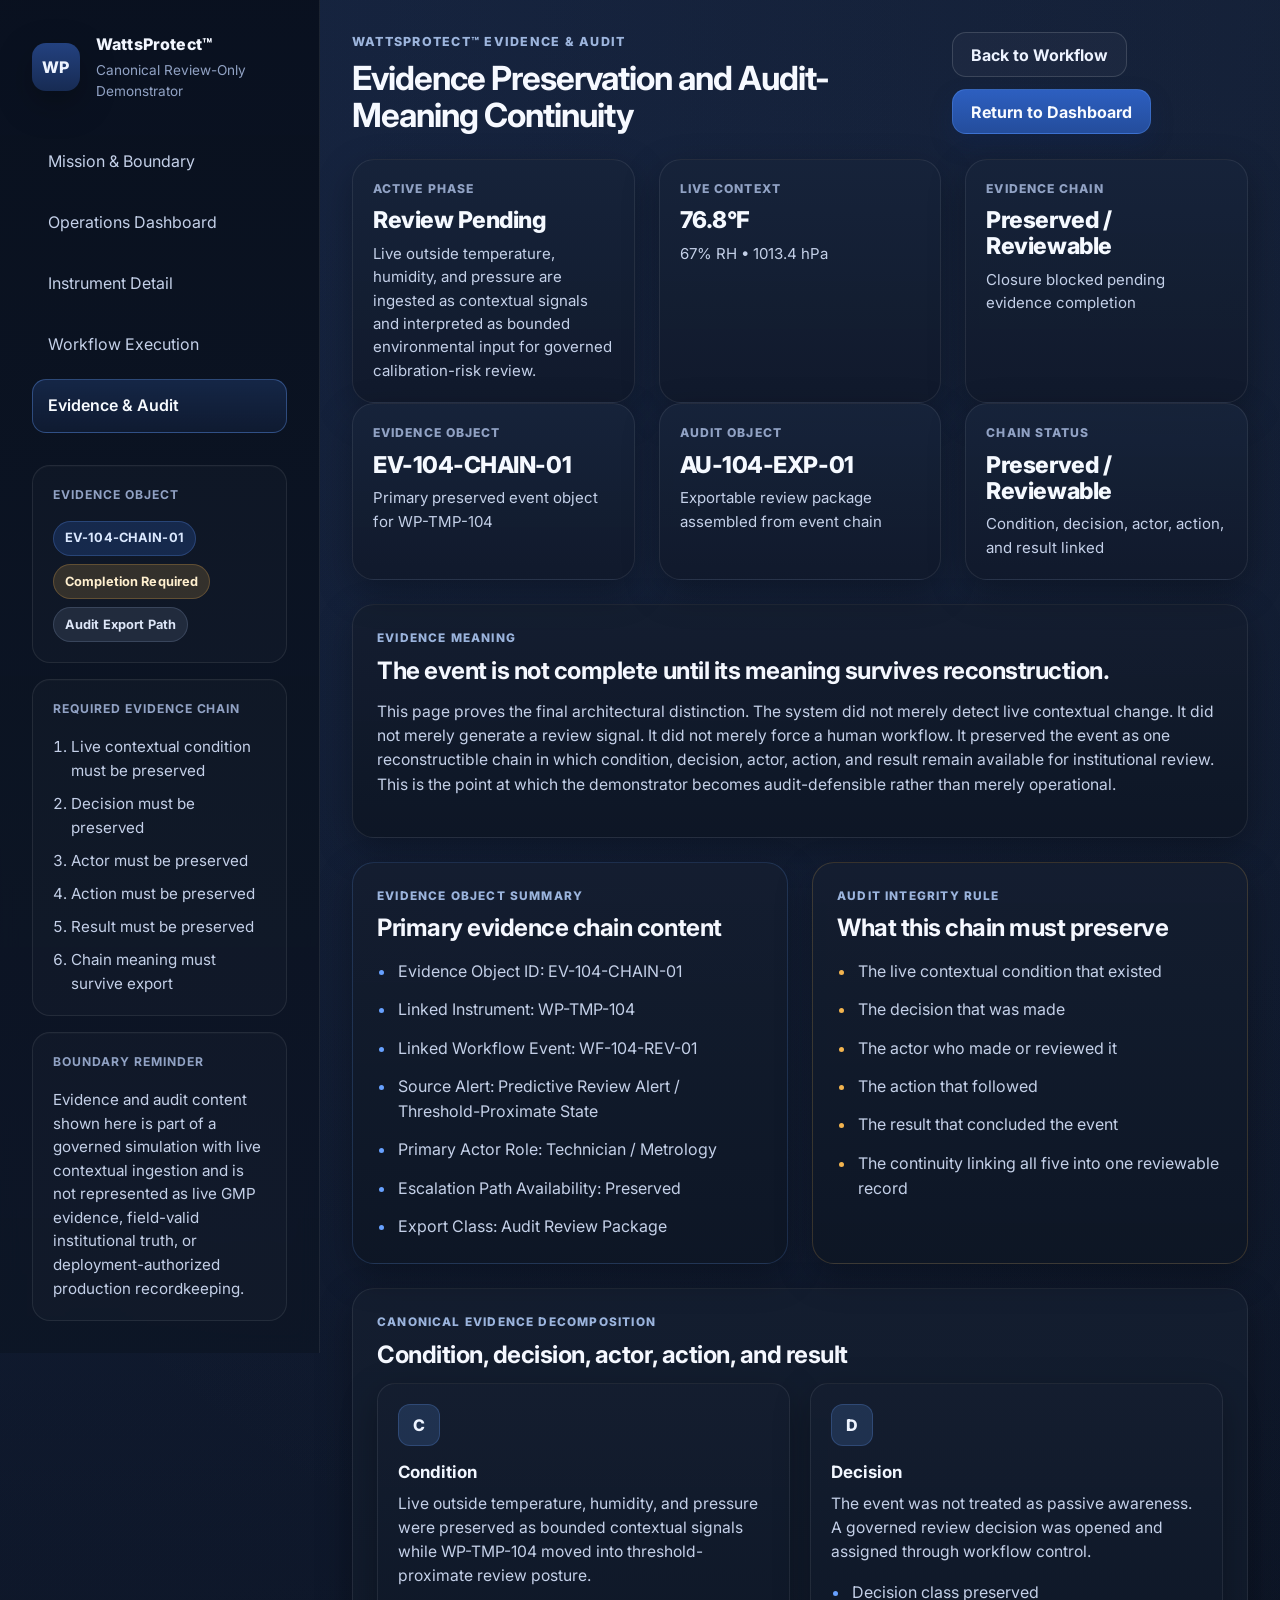
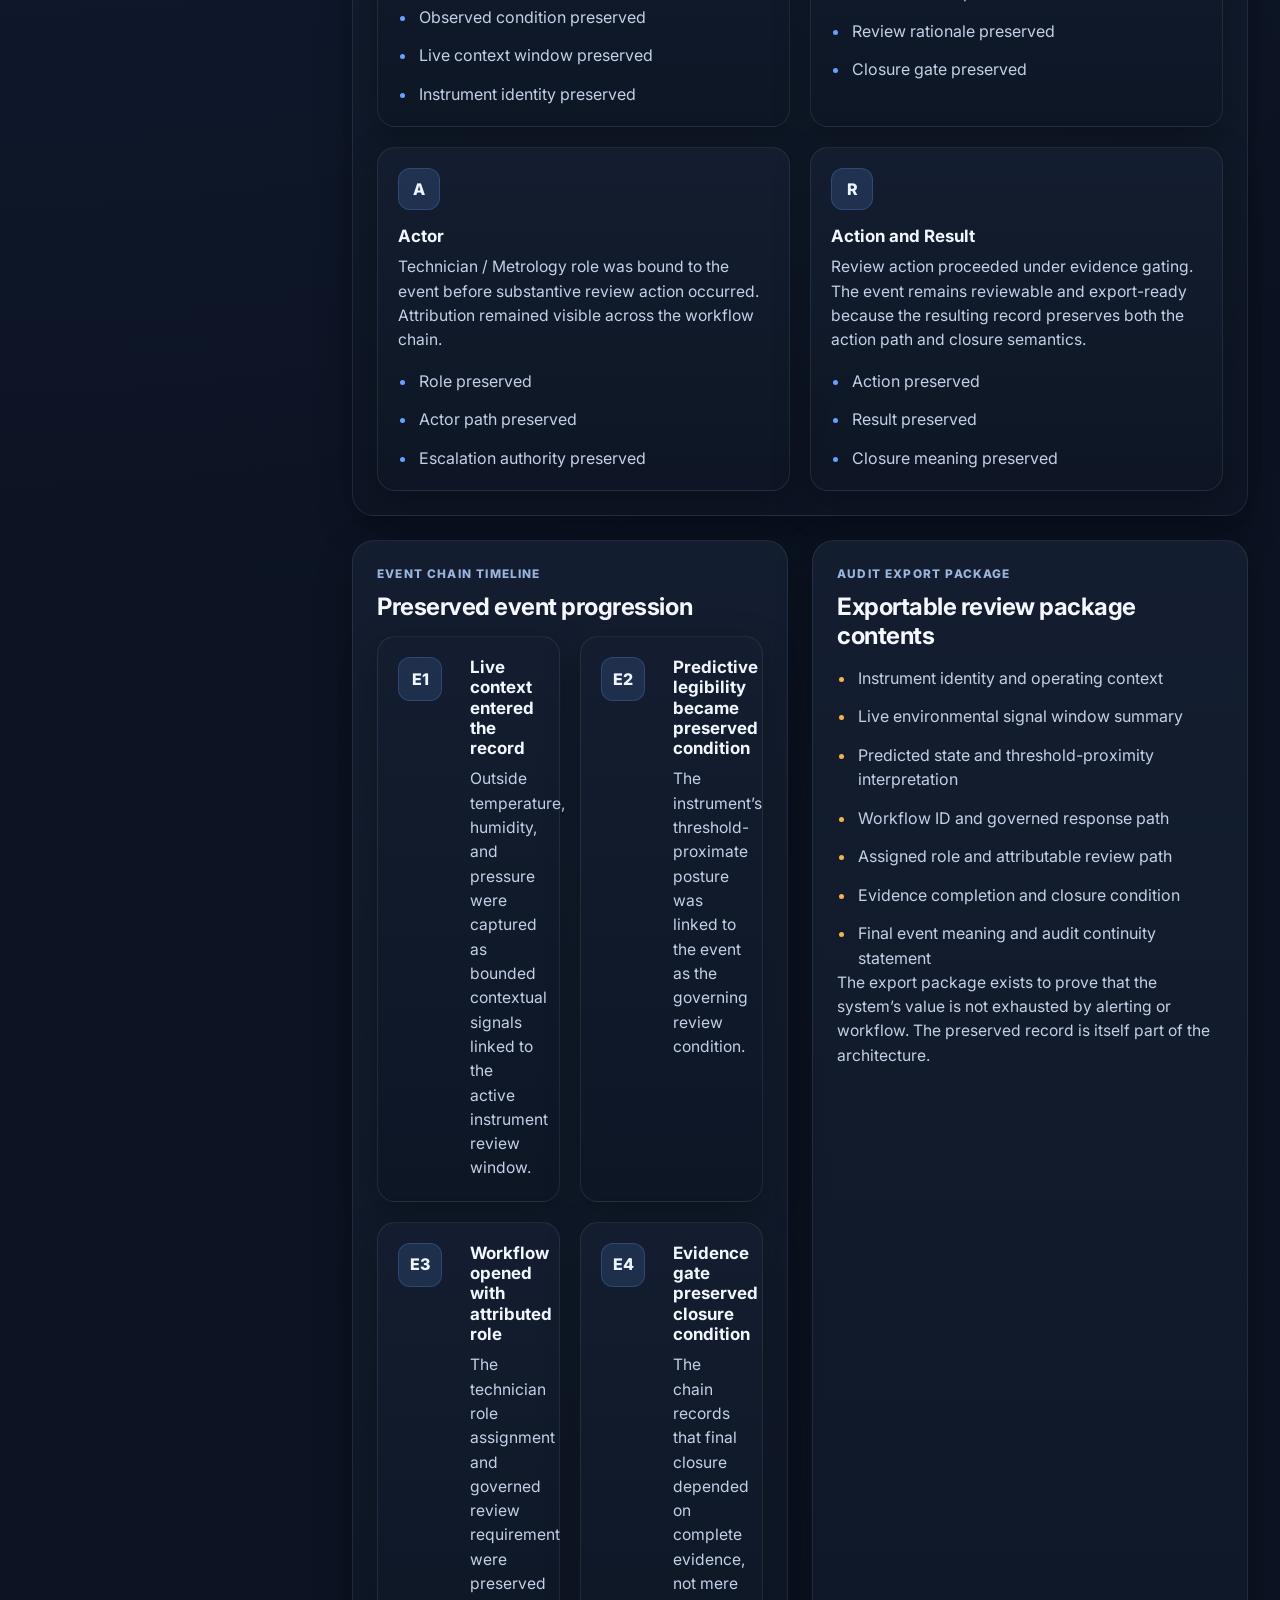
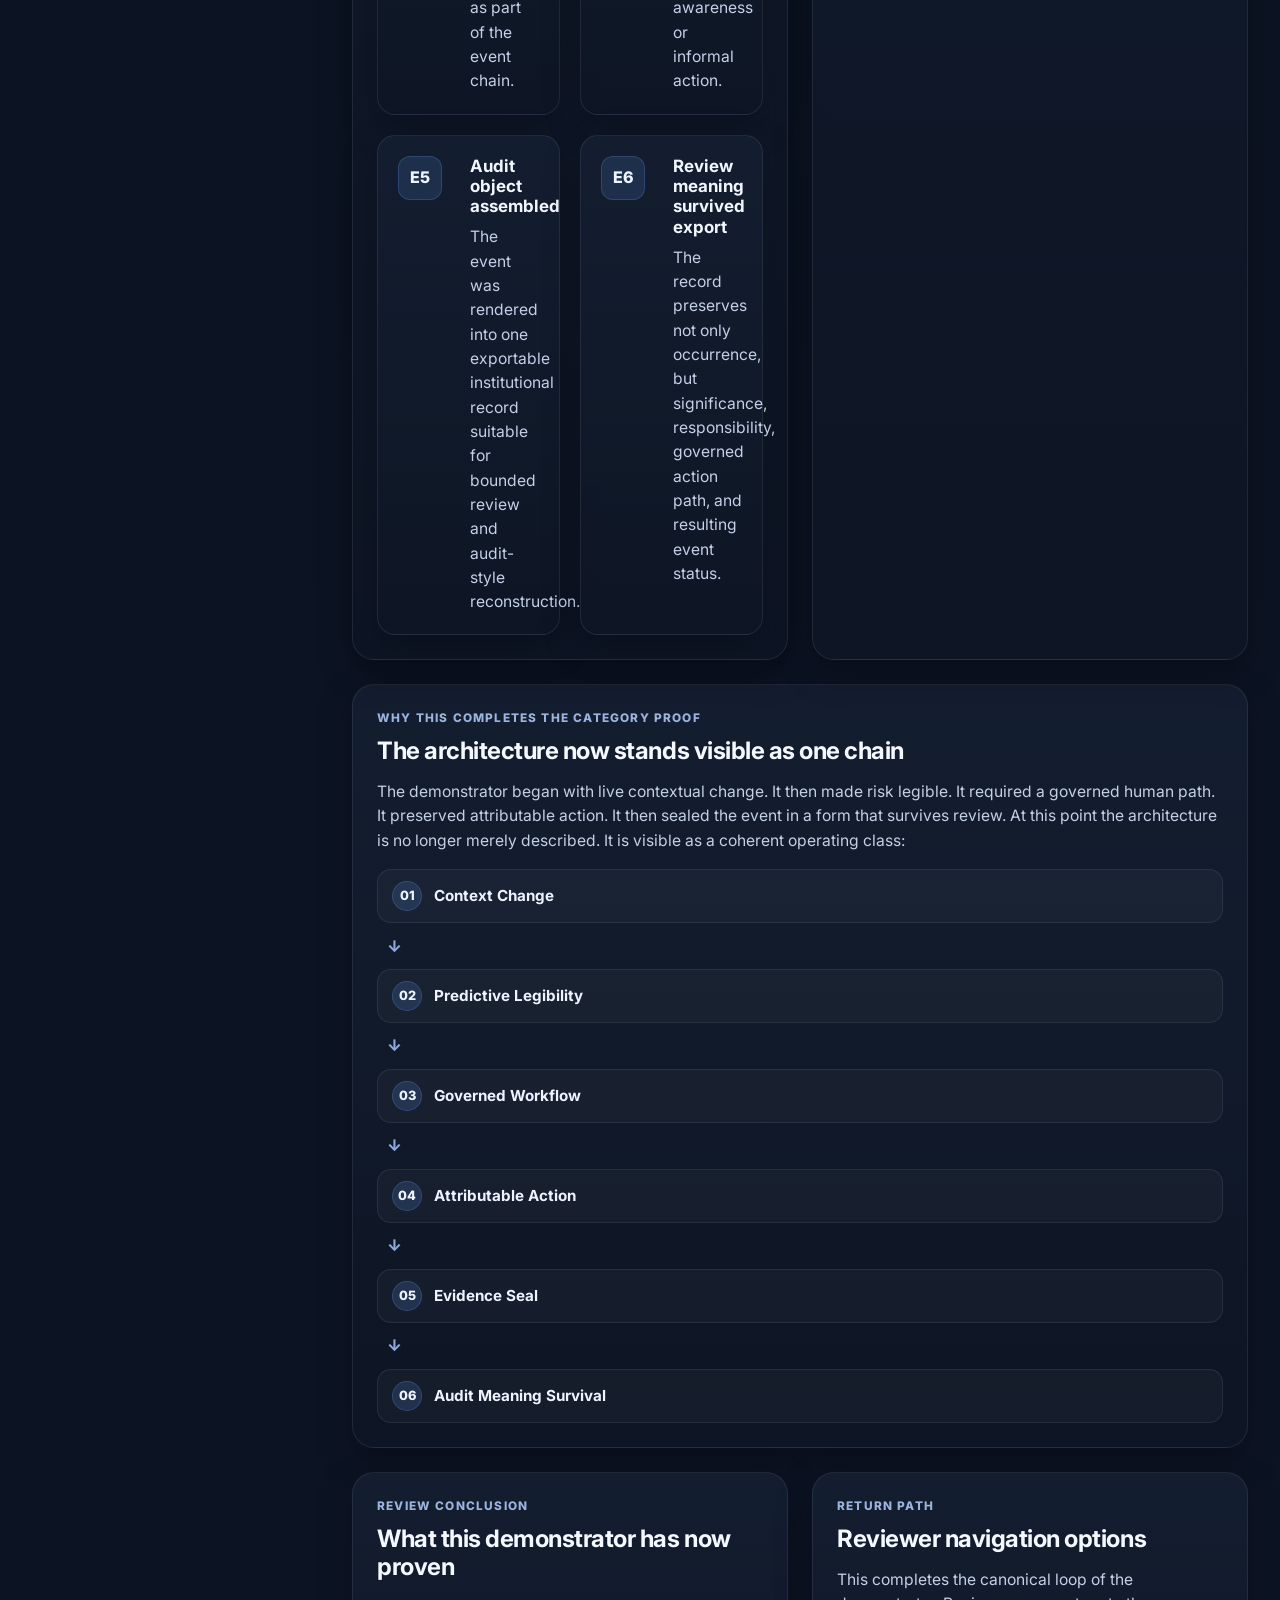
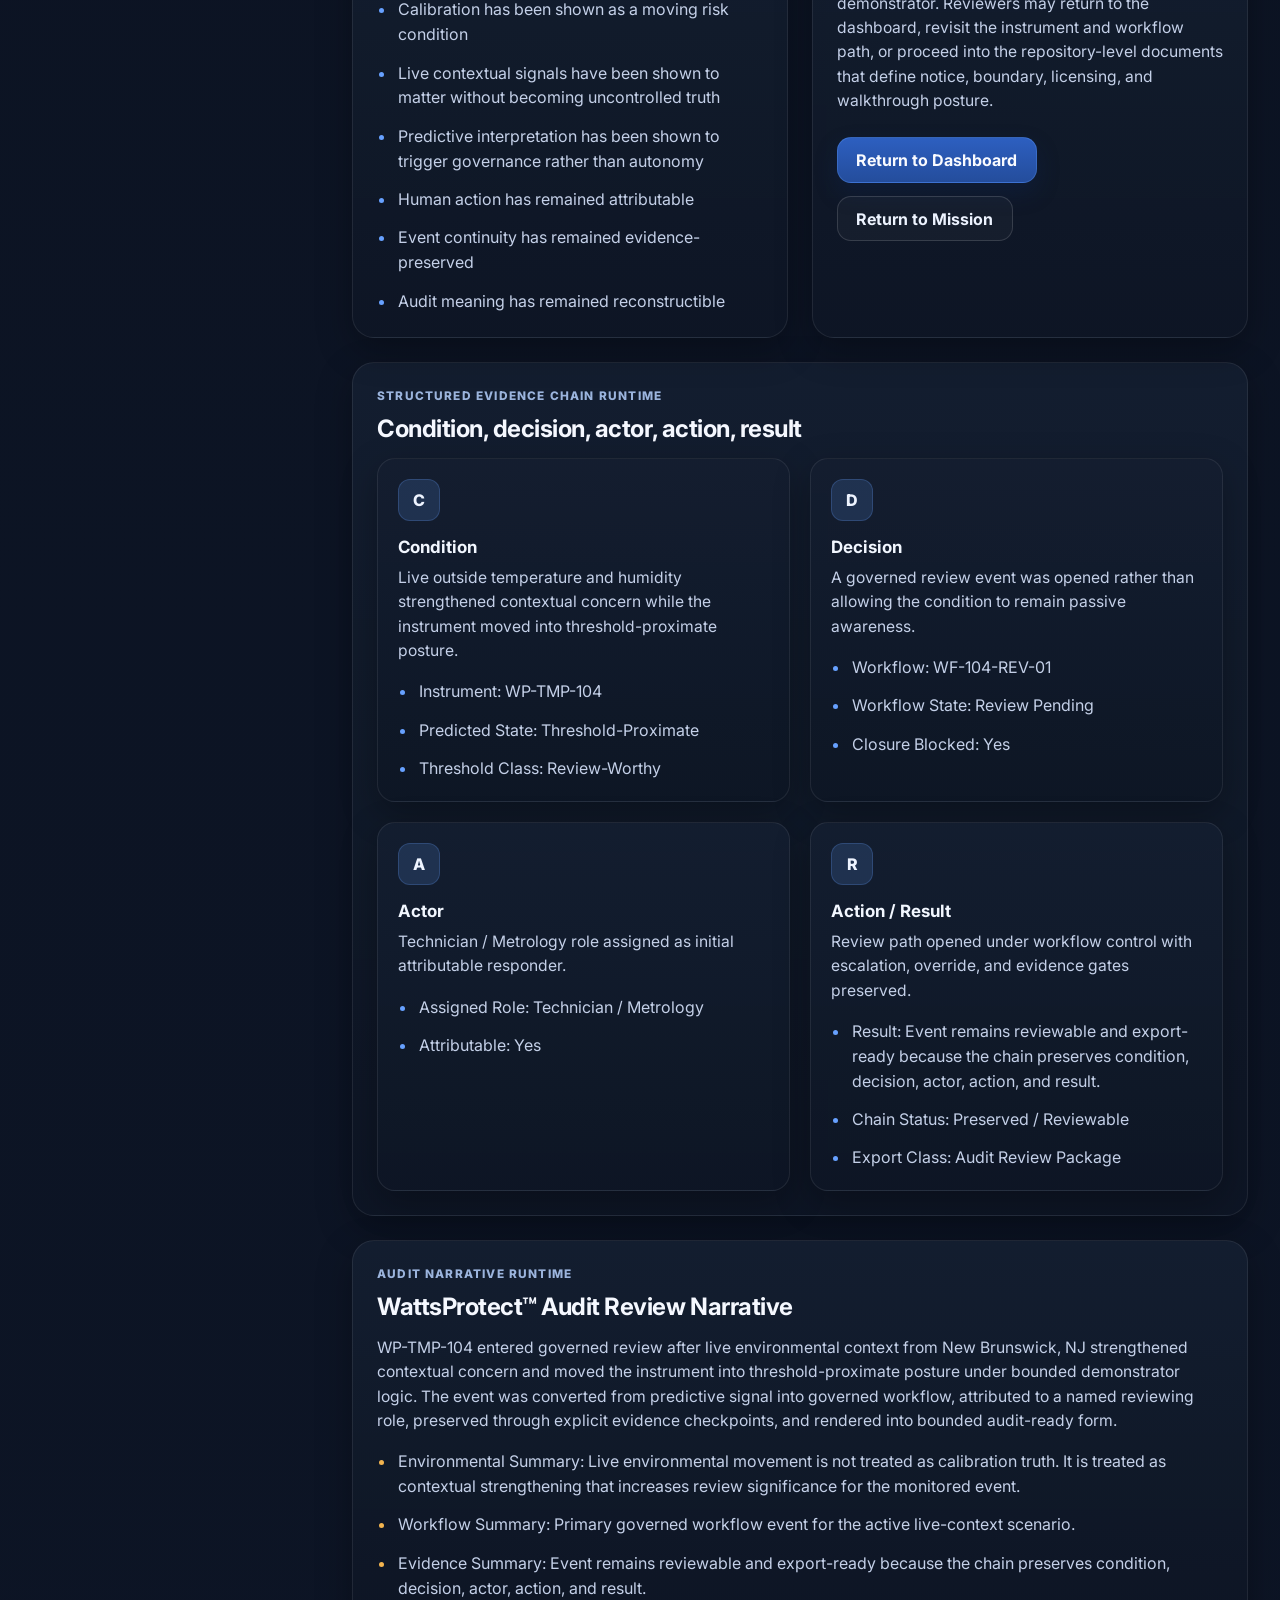
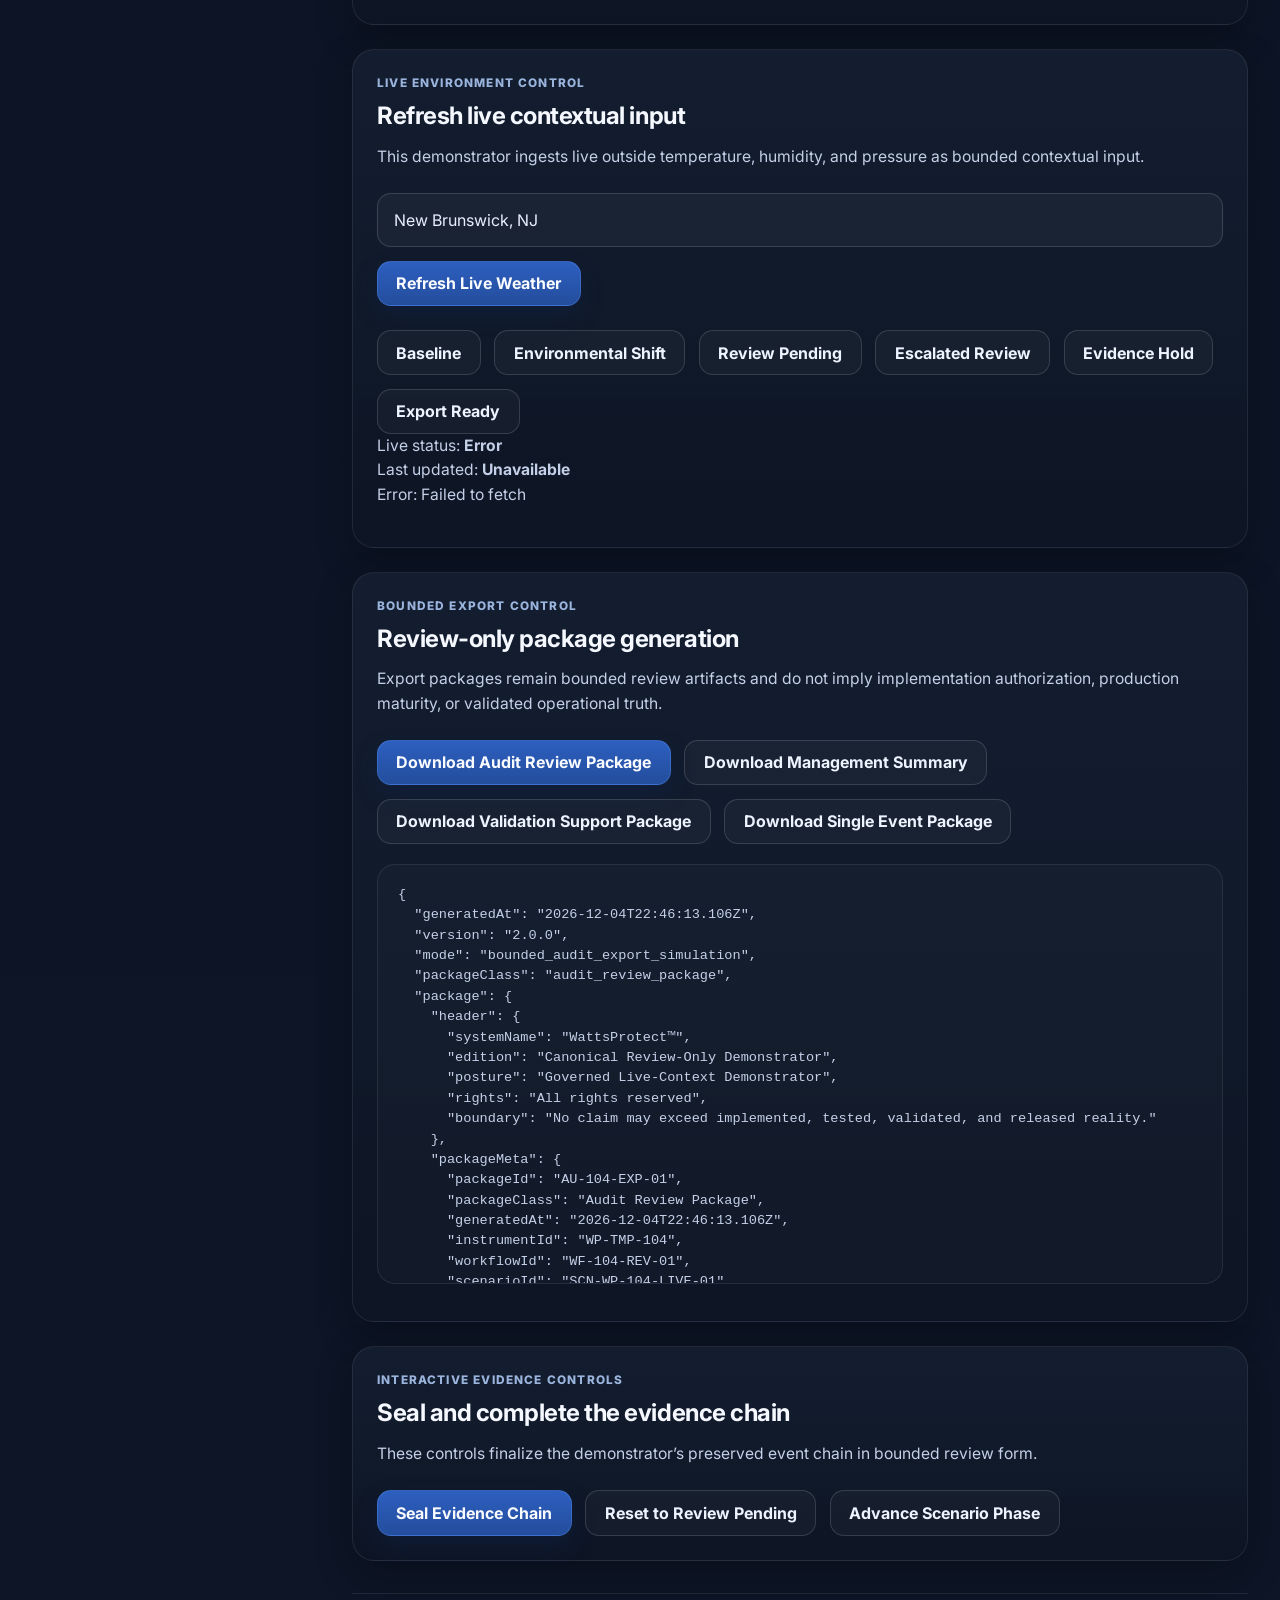
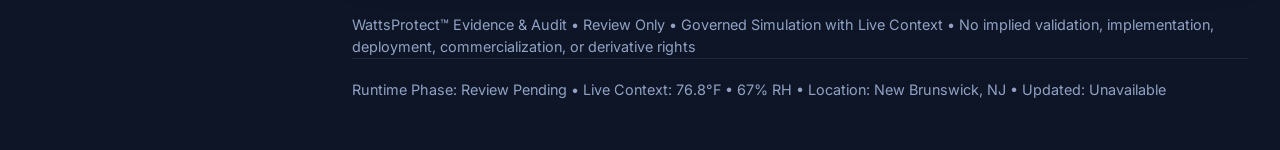
<file: docs/evidence.html>
<!DOCTYPE html>
<html lang="en">
<head>
  <meta charset="utf-8" />
  <meta
    name="viewport"
    content="width=device-width, initial-scale=1, viewport-fit=cover"
  />
  <title>WattsProtect™ Demonstrator • Evidence &amp; Audit</title>
  <meta
    name="description"
    content="WattsProtect™ Evidence and Audit — review-only governed simulation with live contextual environmental ingestion."
  />
  <meta
    name="theme-color"
    content="#0b1220"
  />
  <link rel="preconnect" href="https://fonts.googleapis.com" />
  <link rel="preconnect" href="https://fonts.gstatic.com" crossorigin />
  <link
    href="https://fonts.googleapis.com/css2?family=Inter:wght@400;500;600;700;800&display=swap"
    rel="stylesheet"
  />
  <link rel="stylesheet" href="./css/styles.css" />
</head>
<body data-page="evidence">
  <div class="app-shell app-shell--mobile-safe">
    <aside class="sidebar">
      <div class="brand-block">
        <div class="brand-mark">WP</div>
        <div class="brand-copy">
          <div class="brand-title">WattsProtect™</div>
          <div class="brand-subtitle">Canonical Review-Only Demonstrator</div>
        </div>
      </div>

      <nav class="nav-group" aria-label="Primary Navigation">
        <a class="nav-link" href="./index.html">Mission &amp; Boundary</a>
        <a class="nav-link" href="./dashboard.html">Operations Dashboard</a>
        <a class="nav-link" href="./instrument.html">Instrument Detail</a>
        <a class="nav-link" href="./workflow.html">Workflow Execution</a>
        <a class="nav-link is-active" href="./evidence.html">Evidence &amp; Audit</a>
      </nav>

      <section class="sidebar-panel">
        <div class="sidebar-panel-label">Evidence Object</div>
        <div class="status-stack">
          <span class="status-pill status-pill--blue">EV-104-CHAIN-01</span>
          <span class="status-pill status-pill--amber">Completion Required</span>
          <span class="status-pill status-pill--slate">Audit Export Path</span>
        </div>
      </section>

      <section class="sidebar-panel">
        <div class="sidebar-panel-label">Required Evidence Chain</div>
        <ol class="sidebar-sequence">
          <li>Live contextual condition must be preserved</li>
          <li>Decision must be preserved</li>
          <li>Actor must be preserved</li>
          <li>Action must be preserved</li>
          <li>Result must be preserved</li>
          <li>Chain meaning must survive export</li>
        </ol>
      </section>

      <section class="sidebar-panel">
        <div class="sidebar-panel-label">Boundary Reminder</div>
        <p class="sidebar-note">
          Evidence and audit content shown here is part of a governed simulation with live
          contextual ingestion and is not represented as live GMP evidence, field-valid
          institutional truth, or deployment-authorized production recordkeeping.
        </p>
      </section>
    </aside>

    <main class="main-panel">
      <header class="topbar">
        <div class="topbar-copy">
          <div class="eyebrow">WattsProtect™ Evidence &amp; Audit</div>
          <h1 class="page-title">Evidence Preservation and Audit-Meaning Continuity</h1>
        </div>

        <div class="topbar-actions">
          <a class="button button--ghost" href="./workflow.html">Back to Workflow</a>
          <a class="button" href="./dashboard.html">Return to Dashboard</a>
        </div>
      </header>

      <div data-wp-render="runtime-summary"></div>

      <section class="grid grid--three">
        <article class="metric-card metric-card--strong">
          <div class="metric-label">Evidence Object</div>
          <div class="metric-value">EV-104-CHAIN-01</div>
          <div class="metric-subvalue">Primary preserved event object for WP-TMP-104</div>
        </article>

        <article class="metric-card metric-card--strong">
          <div class="metric-label">Audit Object</div>
          <div class="metric-value">AU-104-EXP-01</div>
          <div class="metric-subvalue">Exportable review package assembled from event chain</div>
        </article>

        <article class="metric-card metric-card--strong">
          <div class="metric-label">Chain Status</div>
          <div class="metric-value">Preserved / Reviewable</div>
          <div class="metric-subvalue">Condition, decision, actor, action, and result linked</div>
        </article>
      </section>

      <section class="content-card content-card--full">
        <div class="card-kicker">Evidence Meaning</div>
        <h2 class="card-title">The event is not complete until its meaning survives reconstruction.</h2>
        <p class="card-text">
          This page proves the final architectural distinction. The system did not merely detect
          live contextual change. It did not merely generate a review signal. It did not merely
          force a human workflow. It preserved the event as one reconstructible chain in which
          condition, decision, actor, action, and result remain available for institutional review.
          This is the point at which the demonstrator becomes audit-defensible rather than merely
          operational.
        </p>
      </section>

      <section class="grid grid--two">
        <article class="content-card content-card--emphasis">
          <div class="card-kicker">Evidence Object Summary</div>
          <h3 class="card-title">Primary evidence chain content</h3>
          <ul class="check-list">
            <li>Evidence Object ID: EV-104-CHAIN-01</li>
            <li>Linked Instrument: WP-TMP-104</li>
            <li>Linked Workflow Event: WF-104-REV-01</li>
            <li>Source Alert: Predictive Review Alert / Threshold-Proximate State</li>
            <li>Primary Actor Role: Technician / Metrology</li>
            <li>Escalation Path Availability: Preserved</li>
            <li>Export Class: Audit Review Package</li>
          </ul>
        </article>

        <article class="content-card content-card--boundary">
          <div class="card-kicker">Audit Integrity Rule</div>
          <h3 class="card-title">What this chain must preserve</h3>
          <ul class="boundary-list">
            <li>The live contextual condition that existed</li>
            <li>The decision that was made</li>
            <li>The actor who made or reviewed it</li>
            <li>The action that followed</li>
            <li>The result that concluded the event</li>
            <li>The continuity linking all five into one reviewable record</li>
          </ul>
        </article>
      </section>

      <section class="content-card content-card--full">
        <div class="card-kicker">Canonical Evidence Decomposition</div>
        <h3 class="card-title">Condition, decision, actor, action, and result</h3>

        <div class="feature-grid">
          <article class="feature-card">
            <div class="feature-index">C</div>
            <div class="feature-title">Condition</div>
            <p class="feature-text">
              Live outside temperature, humidity, and pressure were preserved as bounded contextual
              signals while WP-TMP-104 moved into threshold-proximate review posture.
            </p>
            <ul class="check-list">
              <li>Observed condition preserved</li>
              <li>Live context window preserved</li>
              <li>Instrument identity preserved</li>
            </ul>
          </article>

          <article class="feature-card">
            <div class="feature-index">D</div>
            <div class="feature-title">Decision</div>
            <p class="feature-text">
              The event was not treated as passive awareness. A governed review decision was opened
              and assigned through workflow control.
            </p>
            <ul class="check-list">
              <li>Decision class preserved</li>
              <li>Review rationale preserved</li>
              <li>Closure gate preserved</li>
            </ul>
          </article>

          <article class="feature-card">
            <div class="feature-index">A</div>
            <div class="feature-title">Actor</div>
            <p class="feature-text">
              Technician / Metrology role was bound to the event before substantive review action
              occurred. Attribution remained visible across the workflow chain.
            </p>
            <ul class="check-list">
              <li>Role preserved</li>
              <li>Actor path preserved</li>
              <li>Escalation authority preserved</li>
            </ul>
          </article>

          <article class="feature-card">
            <div class="feature-index">R</div>
            <div class="feature-title">Action and Result</div>
            <p class="feature-text">
              Review action proceeded under evidence gating. The event remains reviewable and
              export-ready because the resulting record preserves both the action path and closure
              semantics.
            </p>
            <ul class="check-list">
              <li>Action preserved</li>
              <li>Result preserved</li>
              <li>Closure meaning preserved</li>
            </ul>
          </article>
        </div>
      </section>

      <section class="grid grid--two">
        <article class="content-card">
          <div class="card-kicker">Event Chain Timeline</div>
          <h3 class="card-title">Preserved event progression</h3>

          <div class="timeline-grid">
            <div class="timeline-step">
              <div class="timeline-index">E1</div>
              <div class="timeline-body">
                <div class="timeline-title">Live context entered the record</div>
                <div class="timeline-text">
                  Outside temperature, humidity, and pressure were captured as bounded contextual
                  signals linked to the active instrument review window.
                </div>
              </div>
            </div>

            <div class="timeline-step">
              <div class="timeline-index">E2</div>
              <div class="timeline-body">
                <div class="timeline-title">Predictive legibility became preserved condition</div>
                <div class="timeline-text">
                  The instrument’s threshold-proximate posture was linked to the event as the
                  governing review condition.
                </div>
              </div>
            </div>

            <div class="timeline-step">
              <div class="timeline-index">E3</div>
              <div class="timeline-body">
                <div class="timeline-title">Workflow opened with attributed role</div>
                <div class="timeline-text">
                  The technician role assignment and governed review requirement were preserved as
                  part of the event chain.
                </div>
              </div>
            </div>

            <div class="timeline-step">
              <div class="timeline-index">E4</div>
              <div class="timeline-body">
                <div class="timeline-title">Evidence gate preserved closure condition</div>
                <div class="timeline-text">
                  The chain records that final closure depended on complete evidence, not mere
                  awareness or informal action.
                </div>
              </div>
            </div>

            <div class="timeline-step">
              <div class="timeline-index">E5</div>
              <div class="timeline-body">
                <div class="timeline-title">Audit object assembled</div>
                <div class="timeline-text">
                  The event was rendered into one exportable institutional record suitable for
                  bounded review and audit-style reconstruction.
                </div>
              </div>
            </div>

            <div class="timeline-step">
              <div class="timeline-index">E6</div>
              <div class="timeline-body">
                <div class="timeline-title">Review meaning survived export</div>
                <div class="timeline-text">
                  The record preserves not only occurrence, but significance, responsibility,
                  governed action path, and resulting event status.
                </div>
              </div>
            </div>
          </div>
        </article>

        <article class="content-card">
          <div class="card-kicker">Audit Export Package</div>
          <h3 class="card-title">Exportable review package contents</h3>
          <ul class="boundary-list">
            <li>Instrument identity and operating context</li>
            <li>Live environmental signal window summary</li>
            <li>Predicted state and threshold-proximity interpretation</li>
            <li>Workflow ID and governed response path</li>
            <li>Assigned role and attributable review path</li>
            <li>Evidence completion and closure condition</li>
            <li>Final event meaning and audit continuity statement</li>
          </ul>

          <p class="card-text">
            The export package exists to prove that the system’s value is not exhausted by alerting
            or workflow. The preserved record is itself part of the architecture.
          </p>
        </article>
      </section>

      <section class="content-card content-card--full">
        <div class="card-kicker">Why This Completes the Category Proof</div>
        <h3 class="card-title">The architecture now stands visible as one chain</h3>
        <p class="card-text">
          The demonstrator began with live contextual change. It then made risk legible. It
          required a governed human path. It preserved attributable action. It then sealed the
          event in a form that survives review. At this point the architecture is no longer merely
          described. It is visible as a coherent operating class:
        </p>

        <div class="proof-loop proof-loop--stack">
          <div class="proof-node">
            <span class="proof-step">01</span>
            <span class="proof-label">Context Change</span>
          </div>
          <div class="proof-arrow proof-arrow--down">↓</div>
          <div class="proof-node">
            <span class="proof-step">02</span>
            <span class="proof-label">Predictive Legibility</span>
          </div>
          <div class="proof-arrow proof-arrow--down">↓</div>
          <div class="proof-node">
            <span class="proof-step">03</span>
            <span class="proof-label">Governed Workflow</span>
          </div>
          <div class="proof-arrow proof-arrow--down">↓</div>
          <div class="proof-node">
            <span class="proof-step">04</span>
            <span class="proof-label">Attributable Action</span>
          </div>
          <div class="proof-arrow proof-arrow--down">↓</div>
          <div class="proof-node">
            <span class="proof-step">05</span>
            <span class="proof-label">Evidence Seal</span>
          </div>
          <div class="proof-arrow proof-arrow--down">↓</div>
          <div class="proof-node">
            <span class="proof-step">06</span>
            <span class="proof-label">Audit Meaning Survival</span>
          </div>
        </div>
      </section>

      <section class="grid grid--two">
        <article class="content-card">
          <div class="card-kicker">Review Conclusion</div>
          <h3 class="card-title">What this demonstrator has now proven</h3>
          <ul class="check-list">
            <li>Calibration has been shown as a moving risk condition</li>
            <li>Live contextual signals have been shown to matter without becoming uncontrolled truth</li>
            <li>Predictive interpretation has been shown to trigger governance rather than autonomy</li>
            <li>Human action has remained attributable</li>
            <li>Event continuity has remained evidence-preserved</li>
            <li>Audit meaning has remained reconstructible</li>
          </ul>
        </article>

        <article class="content-card">
          <div class="card-kicker">Return Path</div>
          <h3 class="card-title">Reviewer navigation options</h3>
          <p class="card-text">
            This completes the canonical loop of the demonstrator. Reviewers may return to the
            dashboard, revisit the instrument and workflow path, or proceed into the repository-level
            documents that define notice, boundary, licensing, and walkthrough posture.
          </p>
          <div class="hero-actions">
            <a class="button" href="./dashboard.html">Return to Dashboard</a>
            <a class="button button--ghost" href="./index.html">Return to Mission</a>
          </div>
        </article>
      </section>

      <div data-wp-render="page-mount"></div>
      <div data-wp-render="simulation-controls"></div>
      <div data-wp-render="export-controls"></div>
      <div data-wp-render="evidence-actions"></div>

      <footer class="footer">
        <div class="footer-copy">
          WattsProtect™ Evidence &amp; Audit • Review Only • Governed Simulation with Live Context •
          No implied validation, implementation, deployment, commercialization, or derivative rights
        </div>
        <div class="footer-copy" data-wp-render="footer-runtime"></div>
      </footer>
    </main>
  </div>

  <script src="./js/state.js"></script>
  <script src="./js/app.js"></script>
  <script src="./js/live-environment.js"></script>
  <script src="./js/simulation.js"></script>
  <script src="./js/workflow-engine.js"></script>
  <script src="./js/evidence-engine.js"></script>
  <script src="./js/export-engine.js"></script>
  <script src="./js/render-engine.js"></script>
  <script src="./js/action-controls.js"></script>
</body>
</html>
</file>
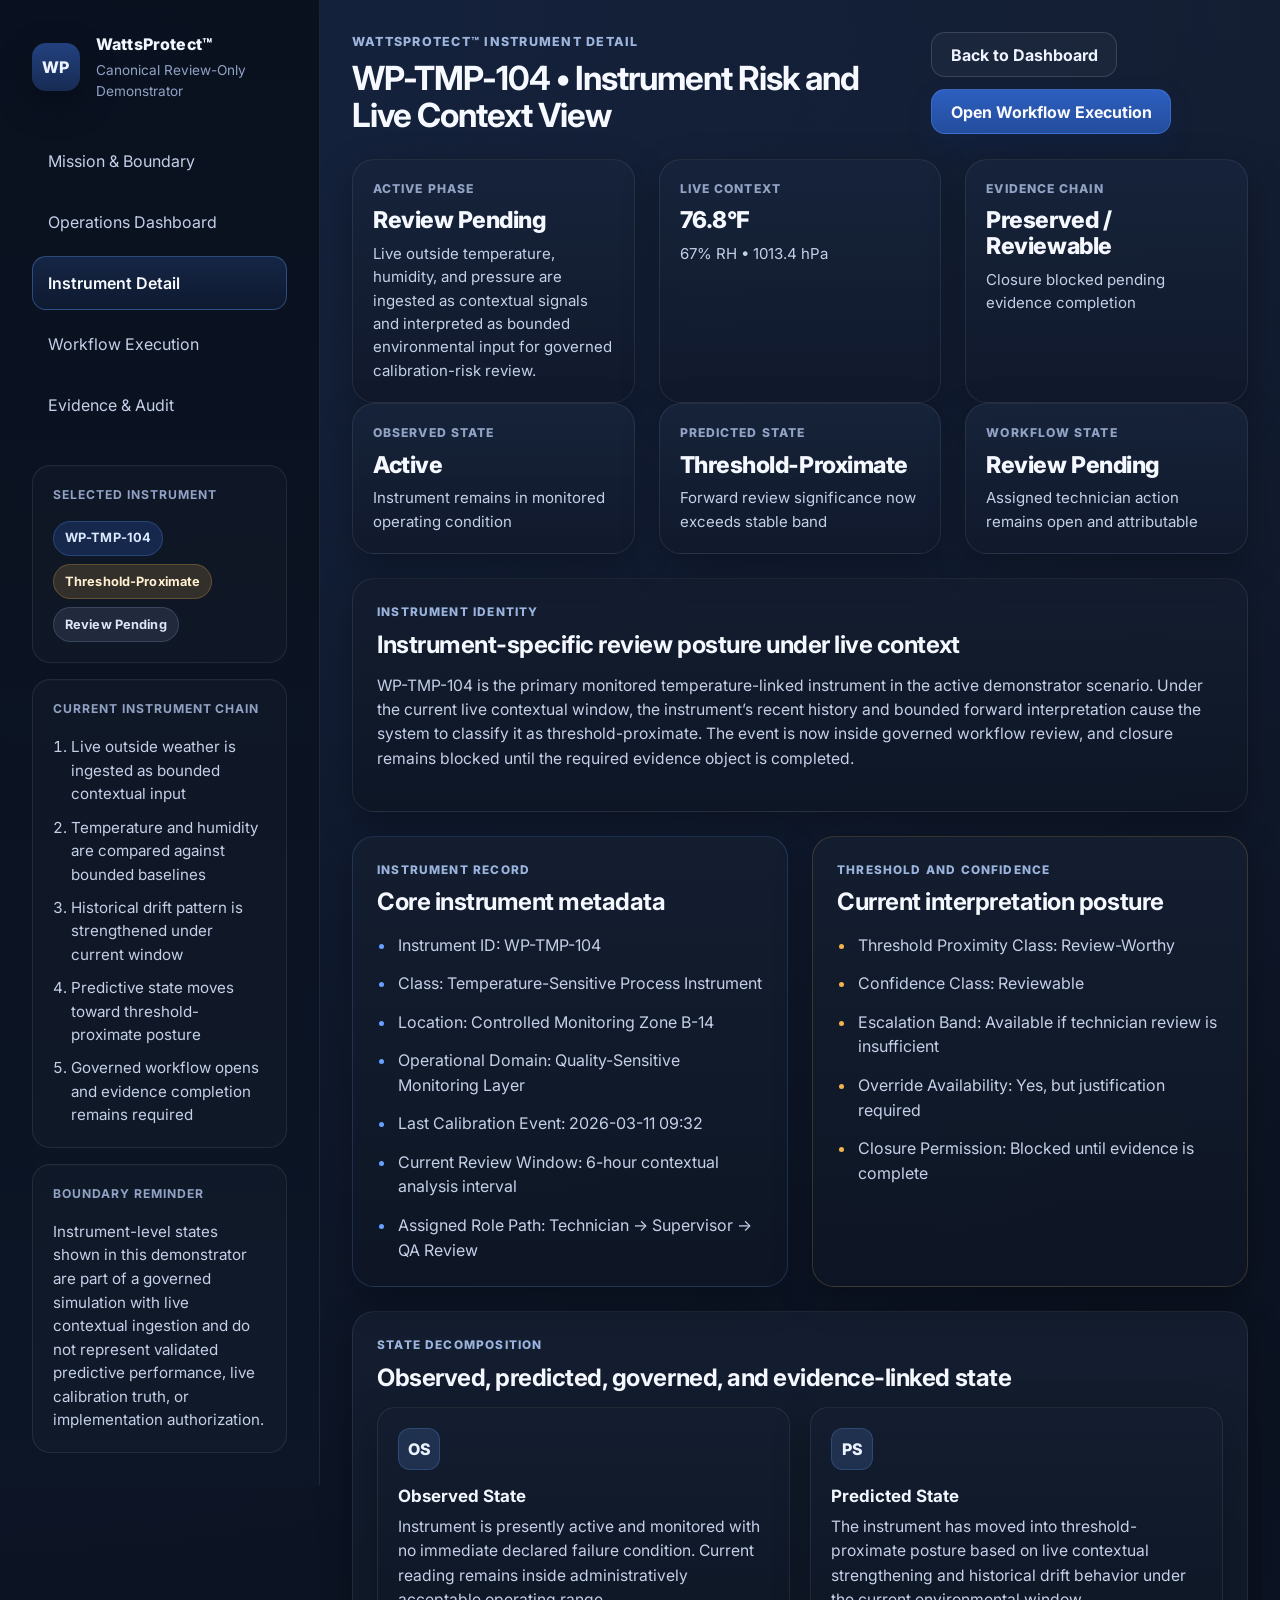
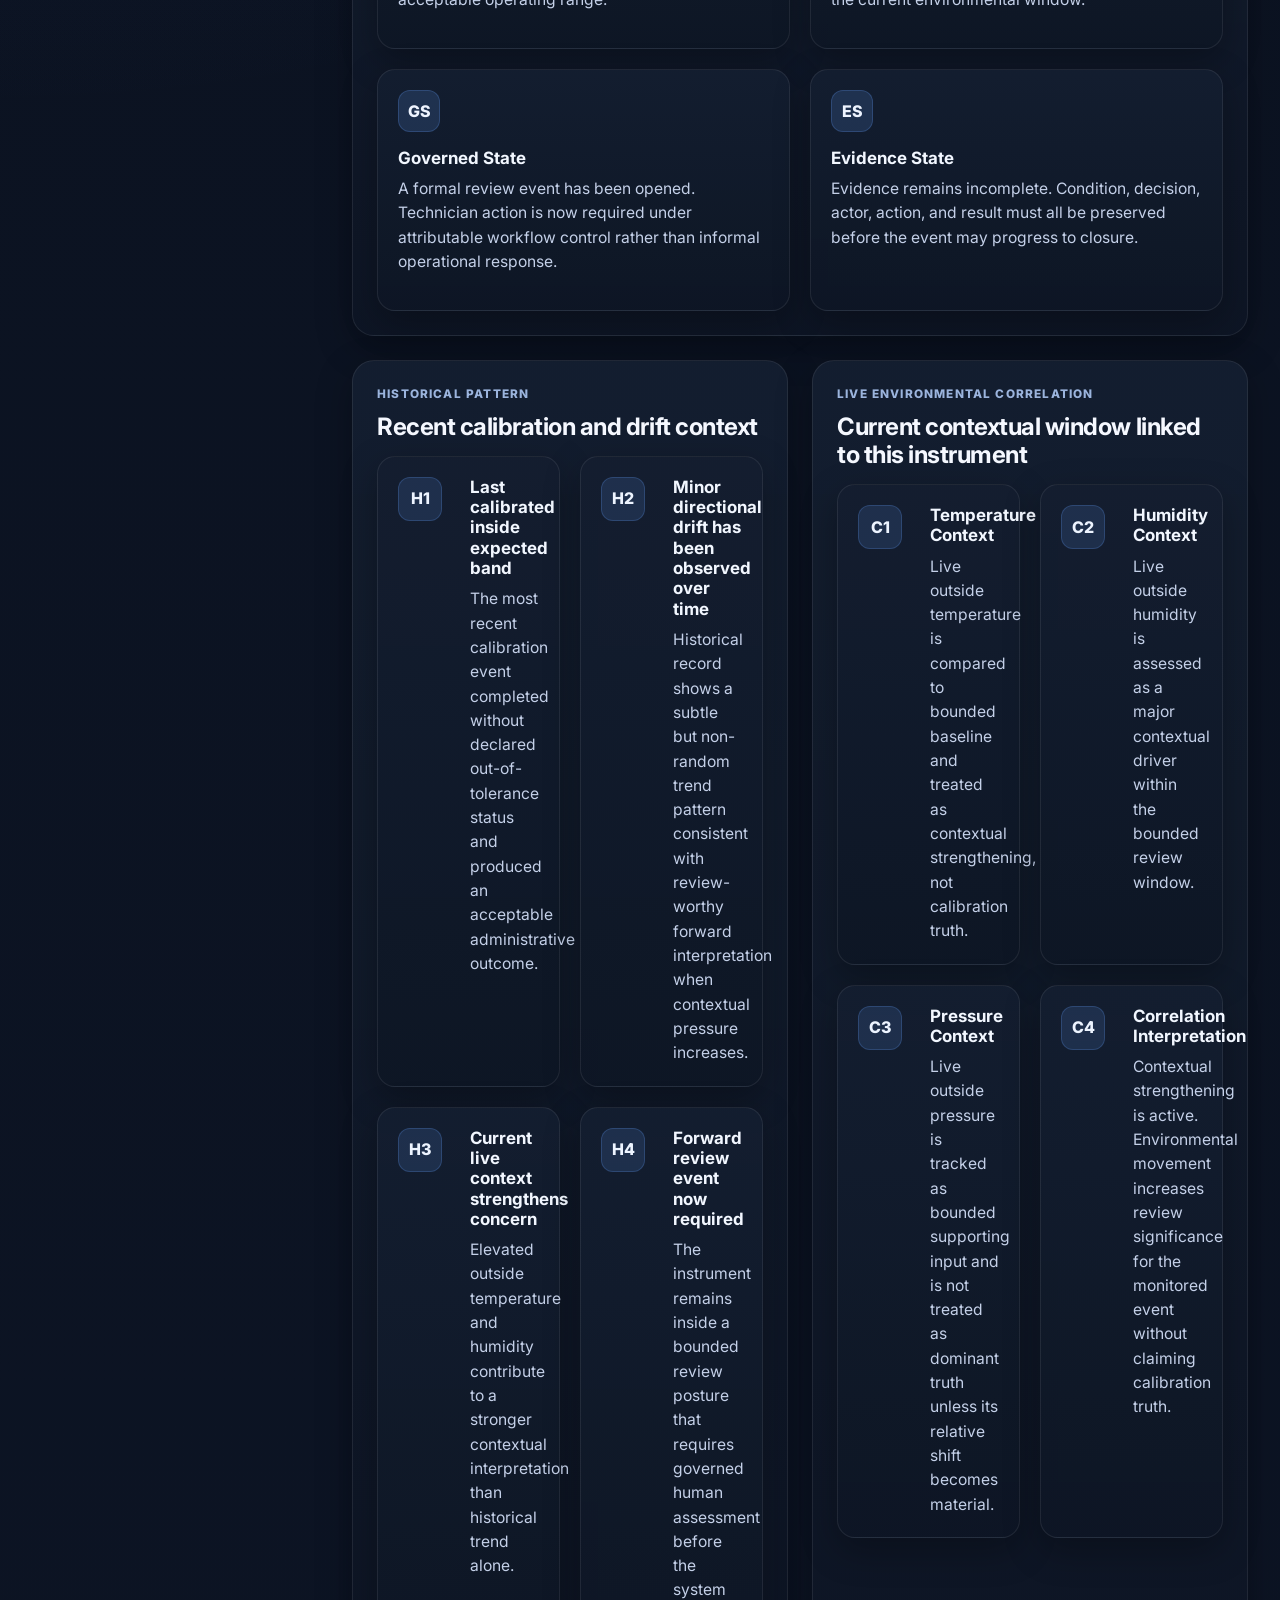
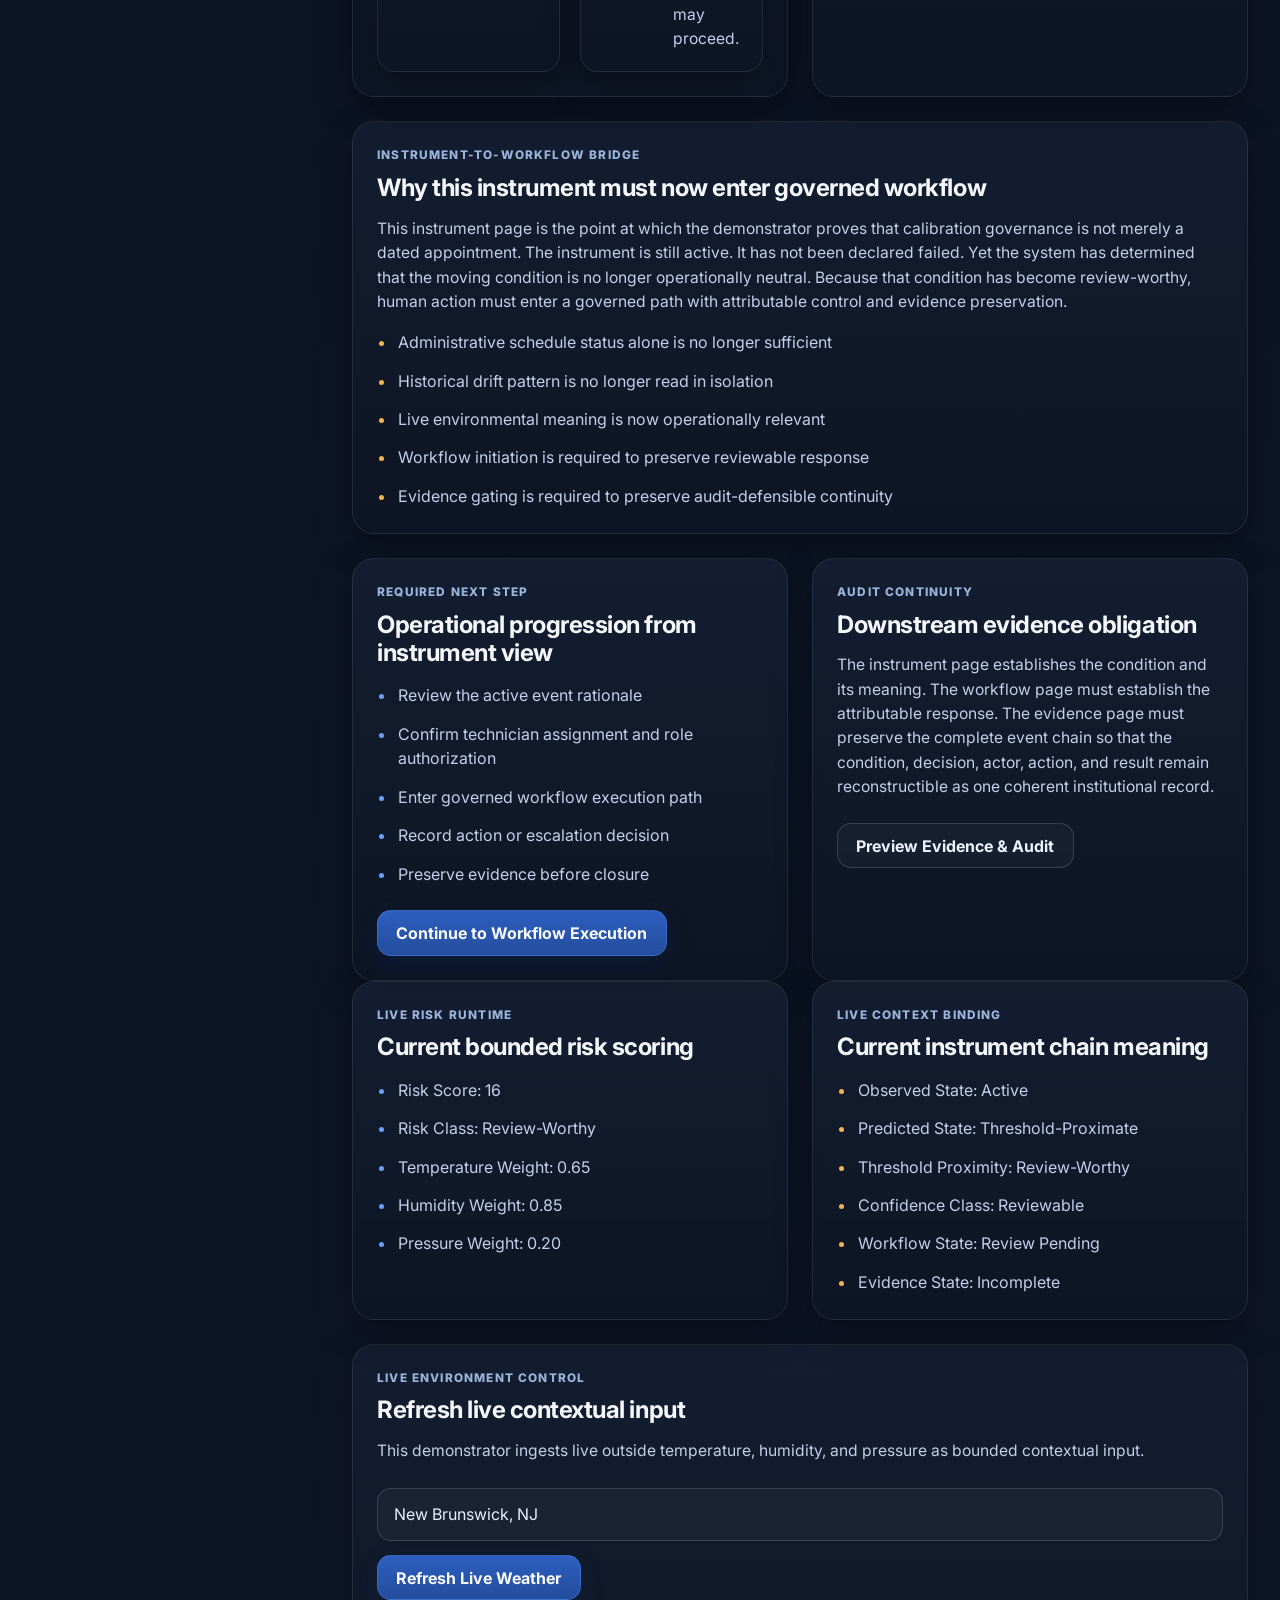
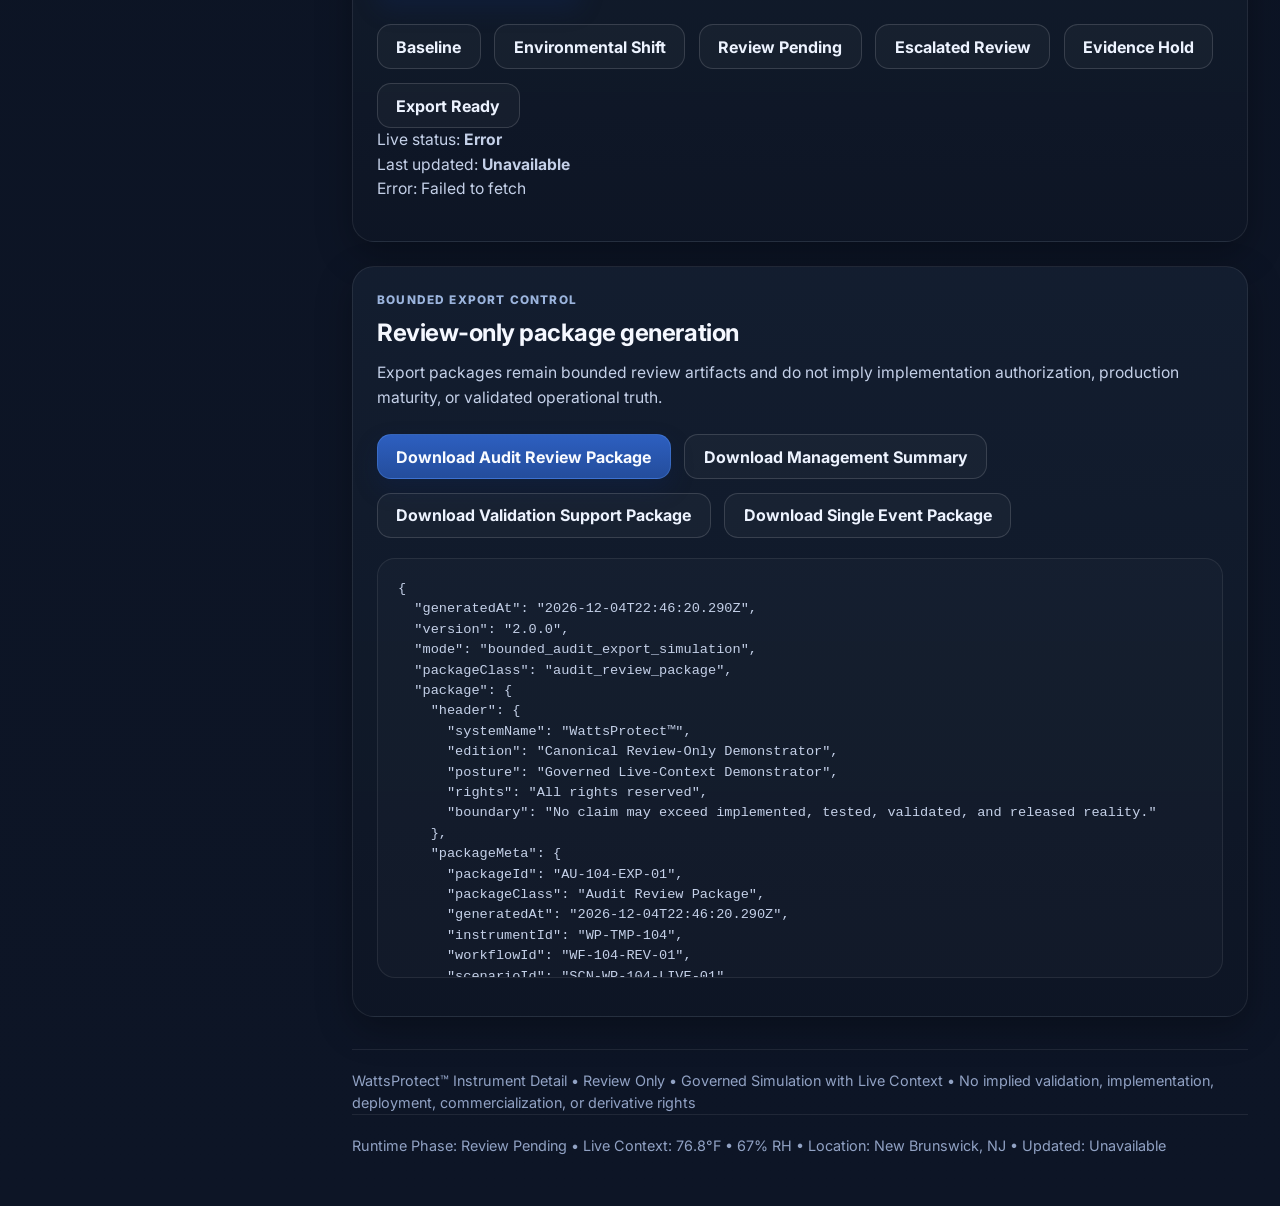
<file: docs/instrument.html>
<!DOCTYPE html>
<html lang="en">
<head>
  <meta charset="utf-8" />
  <meta
    name="viewport"
    content="width=device-width, initial-scale=1, viewport-fit=cover"
  />
  <title>WattsProtect™ Demonstrator • Instrument Detail</title>
  <meta
    name="description"
    content="WattsProtect™ Instrument Detail — review-only governed simulation with live contextual environmental ingestion."
  />
  <meta
    name="theme-color"
    content="#0b1220"
  />
  <link rel="preconnect" href="https://fonts.googleapis.com" />
  <link rel="preconnect" href="https://fonts.gstatic.com" crossorigin />
  <link
    href="https://fonts.googleapis.com/css2?family=Inter:wght@400;500;600;700;800&display=swap"
    rel="stylesheet"
  />
  <link rel="stylesheet" href="./css/styles.css" />
</head>
<body data-page="instrument">
  <div class="app-shell app-shell--mobile-safe">
    <aside class="sidebar">
      <div class="brand-block">
        <div class="brand-mark">WP</div>
        <div class="brand-copy">
          <div class="brand-title">WattsProtect™</div>
          <div class="brand-subtitle">Canonical Review-Only Demonstrator</div>
        </div>
      </div>

      <nav class="nav-group" aria-label="Primary Navigation">
        <a class="nav-link" href="./index.html">Mission &amp; Boundary</a>
        <a class="nav-link" href="./dashboard.html">Operations Dashboard</a>
        <a class="nav-link is-active" href="./instrument.html">Instrument Detail</a>
        <a class="nav-link" href="./workflow.html">Workflow Execution</a>
        <a class="nav-link" href="./evidence.html">Evidence &amp; Audit</a>
      </nav>

      <section class="sidebar-panel">
        <div class="sidebar-panel-label">Selected Instrument</div>
        <div class="status-stack">
          <span class="status-pill status-pill--blue">WP-TMP-104</span>
          <span class="status-pill status-pill--amber">Threshold-Proximate</span>
          <span class="status-pill status-pill--slate">Review Pending</span>
        </div>
      </section>

      <section class="sidebar-panel">
        <div class="sidebar-panel-label">Current Instrument Chain</div>
        <ol class="sidebar-sequence">
          <li>Live outside weather is ingested as bounded contextual input</li>
          <li>Temperature and humidity are compared against bounded baselines</li>
          <li>Historical drift pattern is strengthened under current window</li>
          <li>Predictive state moves toward threshold-proximate posture</li>
          <li>Governed workflow opens and evidence completion remains required</li>
        </ol>
      </section>

      <section class="sidebar-panel">
        <div class="sidebar-panel-label">Boundary Reminder</div>
        <p class="sidebar-note">
          Instrument-level states shown in this demonstrator are part of a governed simulation with
          live contextual ingestion and do not represent validated predictive performance, live
          calibration truth, or implementation authorization.
        </p>
      </section>
    </aside>

    <main class="main-panel">
      <header class="topbar">
        <div class="topbar-copy">
          <div class="eyebrow">WattsProtect™ Instrument Detail</div>
          <h1 class="page-title">WP-TMP-104 • Instrument Risk and Live Context View</h1>
        </div>

        <div class="topbar-actions">
          <a class="button button--ghost" href="./dashboard.html">Back to Dashboard</a>
          <a class="button" href="./workflow.html">Open Workflow Execution</a>
        </div>
      </header>

      <div data-wp-render="runtime-summary"></div>

      <section class="grid grid--three">
        <article class="metric-card metric-card--strong">
          <div class="metric-label">Observed State</div>
          <div class="metric-value">Active</div>
          <div class="metric-subvalue">Instrument remains in monitored operating condition</div>
        </article>

        <article class="metric-card metric-card--strong">
          <div class="metric-label">Predicted State</div>
          <div class="metric-value">Threshold-Proximate</div>
          <div class="metric-subvalue">Forward review significance now exceeds stable band</div>
        </article>

        <article class="metric-card metric-card--strong">
          <div class="metric-label">Workflow State</div>
          <div class="metric-value">Review Pending</div>
          <div class="metric-subvalue">Assigned technician action remains open and attributable</div>
        </article>
      </section>

      <section class="content-card content-card--full">
        <div class="card-kicker">Instrument Identity</div>
        <h2 class="card-title">Instrument-specific review posture under live context</h2>
        <p class="card-text">
          WP-TMP-104 is the primary monitored temperature-linked instrument in the active
          demonstrator scenario. Under the current live contextual window, the instrument’s recent
          history and bounded forward interpretation cause the system to classify it as
          threshold-proximate. The event is now inside governed workflow review, and closure remains
          blocked until the required evidence object is completed.
        </p>
      </section>

      <section class="grid grid--two">
        <article class="content-card content-card--emphasis">
          <div class="card-kicker">Instrument Record</div>
          <h3 class="card-title">Core instrument metadata</h3>
          <ul class="check-list">
            <li>Instrument ID: WP-TMP-104</li>
            <li>Class: Temperature-Sensitive Process Instrument</li>
            <li>Location: Controlled Monitoring Zone B-14</li>
            <li>Operational Domain: Quality-Sensitive Monitoring Layer</li>
            <li>Last Calibration Event: 2026-03-11 09:32</li>
            <li>Current Review Window: 6-hour contextual analysis interval</li>
            <li>Assigned Role Path: Technician → Supervisor → QA Review</li>
          </ul>
        </article>

        <article class="content-card content-card--boundary">
          <div class="card-kicker">Threshold and Confidence</div>
          <h3 class="card-title">Current interpretation posture</h3>
          <ul class="boundary-list">
            <li>Threshold Proximity Class: Review-Worthy</li>
            <li>Confidence Class: Reviewable</li>
            <li>Escalation Band: Available if technician review is insufficient</li>
            <li>Override Availability: Yes, but justification required</li>
            <li>Closure Permission: Blocked until evidence is complete</li>
          </ul>
        </article>
      </section>

      <section class="content-card content-card--full">
        <div class="card-kicker">State Decomposition</div>
        <h3 class="card-title">Observed, predicted, governed, and evidence-linked state</h3>

        <div class="feature-grid">
          <article class="feature-card">
            <div class="feature-index">OS</div>
            <div class="feature-title">Observed State</div>
            <p class="feature-text">
              Instrument is presently active and monitored with no immediate declared failure
              condition. Current reading remains inside administratively acceptable operating range.
            </p>
          </article>

          <article class="feature-card">
            <div class="feature-index">PS</div>
            <div class="feature-title">Predicted State</div>
            <p class="feature-text">
              The instrument has moved into threshold-proximate posture based on live contextual
              strengthening and historical drift behavior under the current environmental window.
            </p>
          </article>

          <article class="feature-card">
            <div class="feature-index">GS</div>
            <div class="feature-title">Governed State</div>
            <p class="feature-text">
              A formal review event has been opened. Technician action is now required under
              attributable workflow control rather than informal operational response.
            </p>
          </article>

          <article class="feature-card">
            <div class="feature-index">ES</div>
            <div class="feature-title">Evidence State</div>
            <p class="feature-text">
              Evidence remains incomplete. Condition, decision, actor, action, and result must all
              be preserved before the event may progress to closure.
            </p>
          </article>
        </div>
      </section>

      <section class="grid grid--two">
        <article class="content-card">
          <div class="card-kicker">Historical Pattern</div>
          <h3 class="card-title">Recent calibration and drift context</h3>

          <div class="timeline-grid">
            <div class="timeline-step">
              <div class="timeline-index">H1</div>
              <div class="timeline-body">
                <div class="timeline-title">Last calibrated inside expected band</div>
                <div class="timeline-text">
                  The most recent calibration event completed without declared out-of-tolerance
                  status and produced an acceptable administrative outcome.
                </div>
              </div>
            </div>

            <div class="timeline-step">
              <div class="timeline-index">H2</div>
              <div class="timeline-body">
                <div class="timeline-title">Minor directional drift has been observed over time</div>
                <div class="timeline-text">
                  Historical record shows a subtle but non-random trend pattern consistent with
                  review-worthy forward interpretation when contextual pressure increases.
                </div>
              </div>
            </div>

            <div class="timeline-step">
              <div class="timeline-index">H3</div>
              <div class="timeline-body">
                <div class="timeline-title">Current live context strengthens concern</div>
                <div class="timeline-text">
                  Elevated outside temperature and humidity contribute to a stronger contextual
                  interpretation than historical trend alone.
                </div>
              </div>
            </div>

            <div class="timeline-step">
              <div class="timeline-index">H4</div>
              <div class="timeline-body">
                <div class="timeline-title">Forward review event now required</div>
                <div class="timeline-text">
                  The instrument remains inside a bounded review posture that requires governed
                  human assessment before the system may proceed.
                </div>
              </div>
            </div>
          </div>
        </article>

        <article class="content-card">
          <div class="card-kicker">Live Environmental Correlation</div>
          <h3 class="card-title">Current contextual window linked to this instrument</h3>

          <div class="timeline-grid">
            <div class="timeline-step">
              <div class="timeline-index">C1</div>
              <div class="timeline-body">
                <div class="timeline-title">Temperature Context</div>
                <div class="timeline-text">
                  Live outside temperature is compared to bounded baseline and treated as contextual
                  strengthening, not calibration truth.
                </div>
              </div>
            </div>

            <div class="timeline-step">
              <div class="timeline-index">C2</div>
              <div class="timeline-body">
                <div class="timeline-title">Humidity Context</div>
                <div class="timeline-text">
                  Live outside humidity is assessed as a major contextual driver within the bounded
                  review window.
                </div>
              </div>
            </div>

            <div class="timeline-step">
              <div class="timeline-index">C3</div>
              <div class="timeline-body">
                <div class="timeline-title">Pressure Context</div>
                <div class="timeline-text">
                  Live outside pressure is tracked as bounded supporting input and is not treated as
                  dominant truth unless its relative shift becomes material.
                </div>
              </div>
            </div>

            <div class="timeline-step">
              <div class="timeline-index">C4</div>
              <div class="timeline-body">
                <div class="timeline-title">Correlation Interpretation</div>
                <div class="timeline-text">
                  Contextual strengthening is active. Environmental movement increases review
                  significance for the monitored event without claiming calibration truth.
                </div>
              </div>
            </div>
          </div>
        </article>
      </section>

      <section class="content-card content-card--full">
        <div class="card-kicker">Instrument-to-Workflow Bridge</div>
        <h3 class="card-title">Why this instrument must now enter governed workflow</h3>
        <p class="card-text">
          This instrument page is the point at which the demonstrator proves that calibration
          governance is not merely a dated appointment. The instrument is still active. It has not
          been declared failed. Yet the system has determined that the moving condition is no longer
          operationally neutral. Because that condition has become review-worthy, human action must
          enter a governed path with attributable control and evidence preservation.
        </p>

        <ul class="boundary-list">
          <li>Administrative schedule status alone is no longer sufficient</li>
          <li>Historical drift pattern is no longer read in isolation</li>
          <li>Live environmental meaning is now operationally relevant</li>
          <li>Workflow initiation is required to preserve reviewable response</li>
          <li>Evidence gating is required to preserve audit-defensible continuity</li>
        </ul>
      </section>

      <section class="grid grid--two">
        <article class="content-card">
          <div class="card-kicker">Required Next Step</div>
          <h3 class="card-title">Operational progression from instrument view</h3>
          <ul class="check-list">
            <li>Review the active event rationale</li>
            <li>Confirm technician assignment and role authorization</li>
            <li>Enter governed workflow execution path</li>
            <li>Record action or escalation decision</li>
            <li>Preserve evidence before closure</li>
          </ul>

          <div class="hero-actions">
            <a class="button" href="./workflow.html">Continue to Workflow Execution</a>
          </div>
        </article>

        <article class="content-card">
          <div class="card-kicker">Audit Continuity</div>
          <h3 class="card-title">Downstream evidence obligation</h3>
          <p class="card-text">
            The instrument page establishes the condition and its meaning. The workflow page must
            establish the attributable response. The evidence page must preserve the complete event
            chain so that the condition, decision, actor, action, and result remain reconstructible
            as one coherent institutional record.
          </p>
          <div class="hero-actions">
            <a class="button button--ghost" href="./evidence.html">Preview Evidence &amp; Audit</a>
          </div>
        </article>
      </section>

      <div data-wp-render="page-mount"></div>
      <div data-wp-render="simulation-controls"></div>
      <div data-wp-render="export-controls"></div>

      <footer class="footer">
        <div class="footer-copy">
          WattsProtect™ Instrument Detail • Review Only • Governed Simulation with Live Context •
          No implied validation, implementation, deployment, commercialization, or derivative rights
        </div>
        <div class="footer-copy" data-wp-render="footer-runtime"></div>
      </footer>
    </main>
  </div>

  <script src="./js/state.js"></script>
  <script src="./js/app.js"></script>
  <script src="./js/live-environment.js"></script>
  <script src="./js/simulation.js"></script>
  <script src="./js/workflow-engine.js"></script>
  <script src="./js/evidence-engine.js"></script>
  <script src="./js/export-engine.js"></script>
  <script src="./js/render-engine.js"></script>
</body>
</html>
</file>
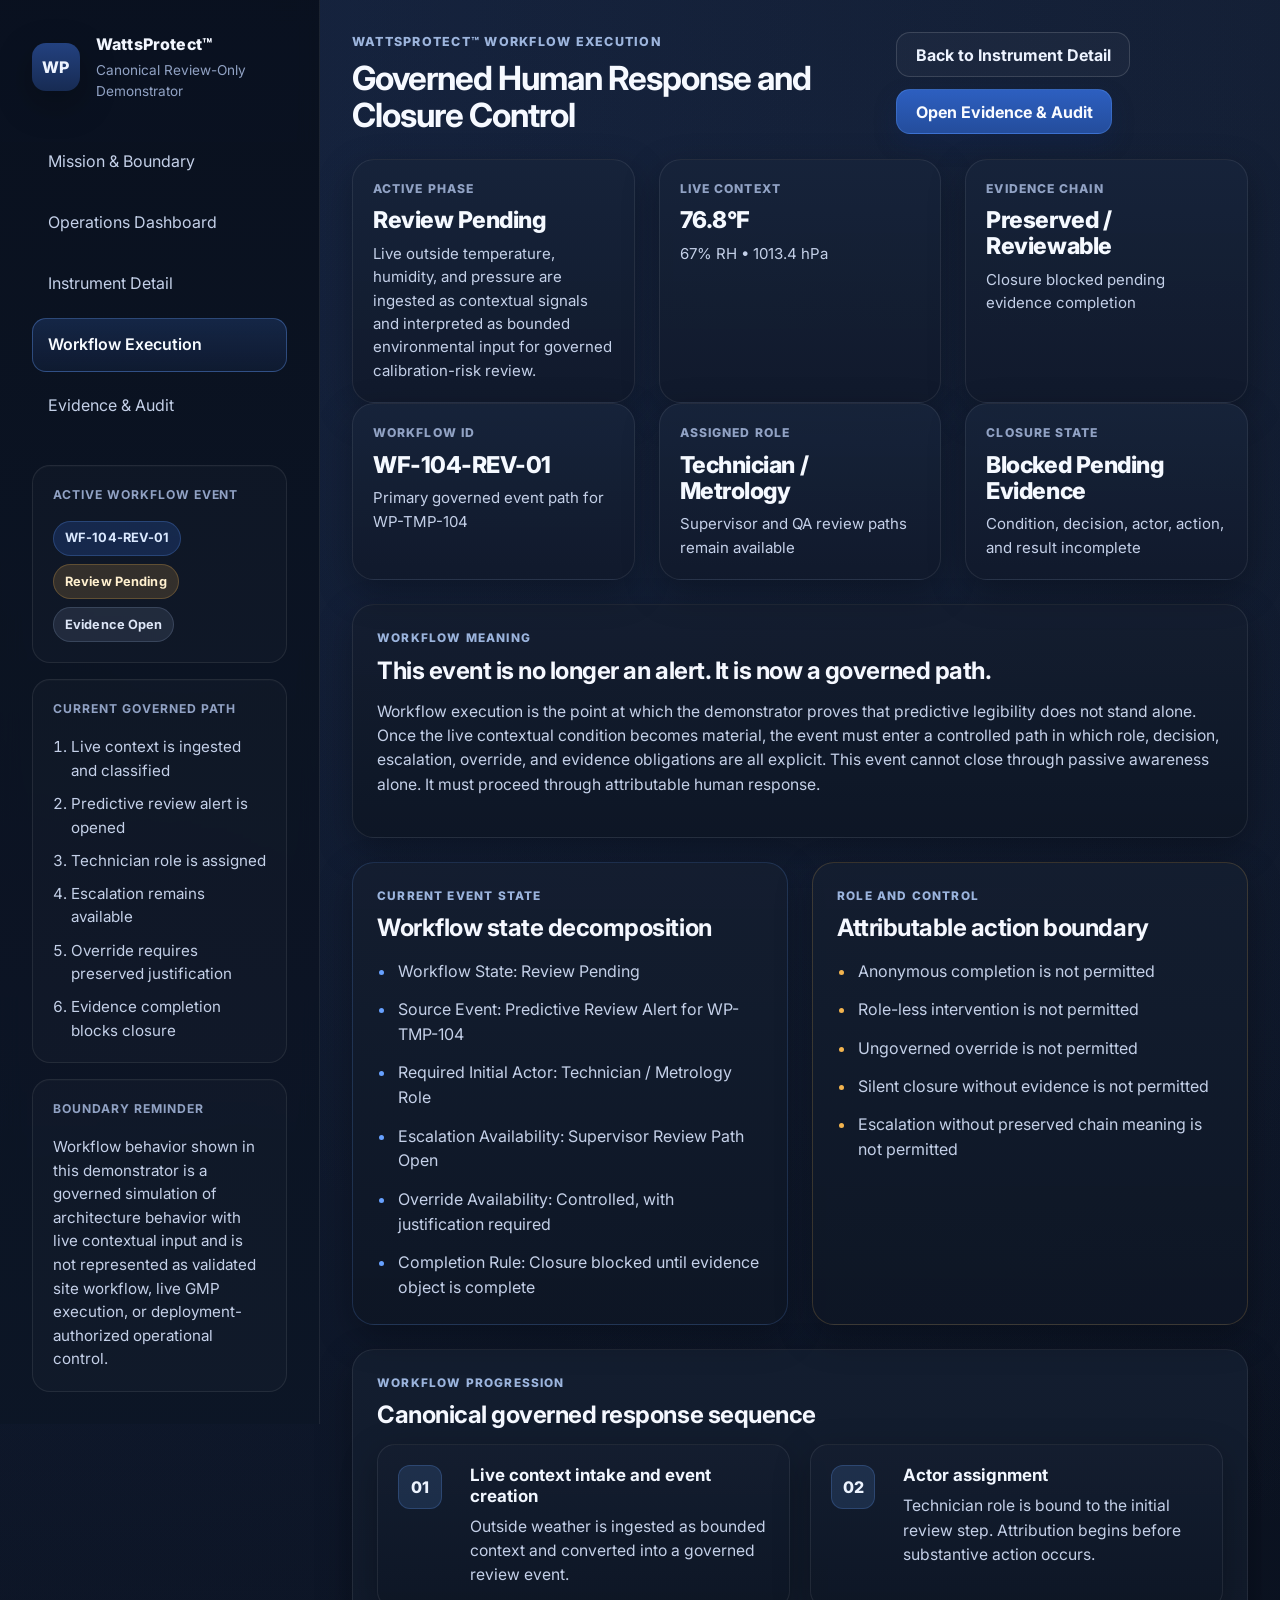
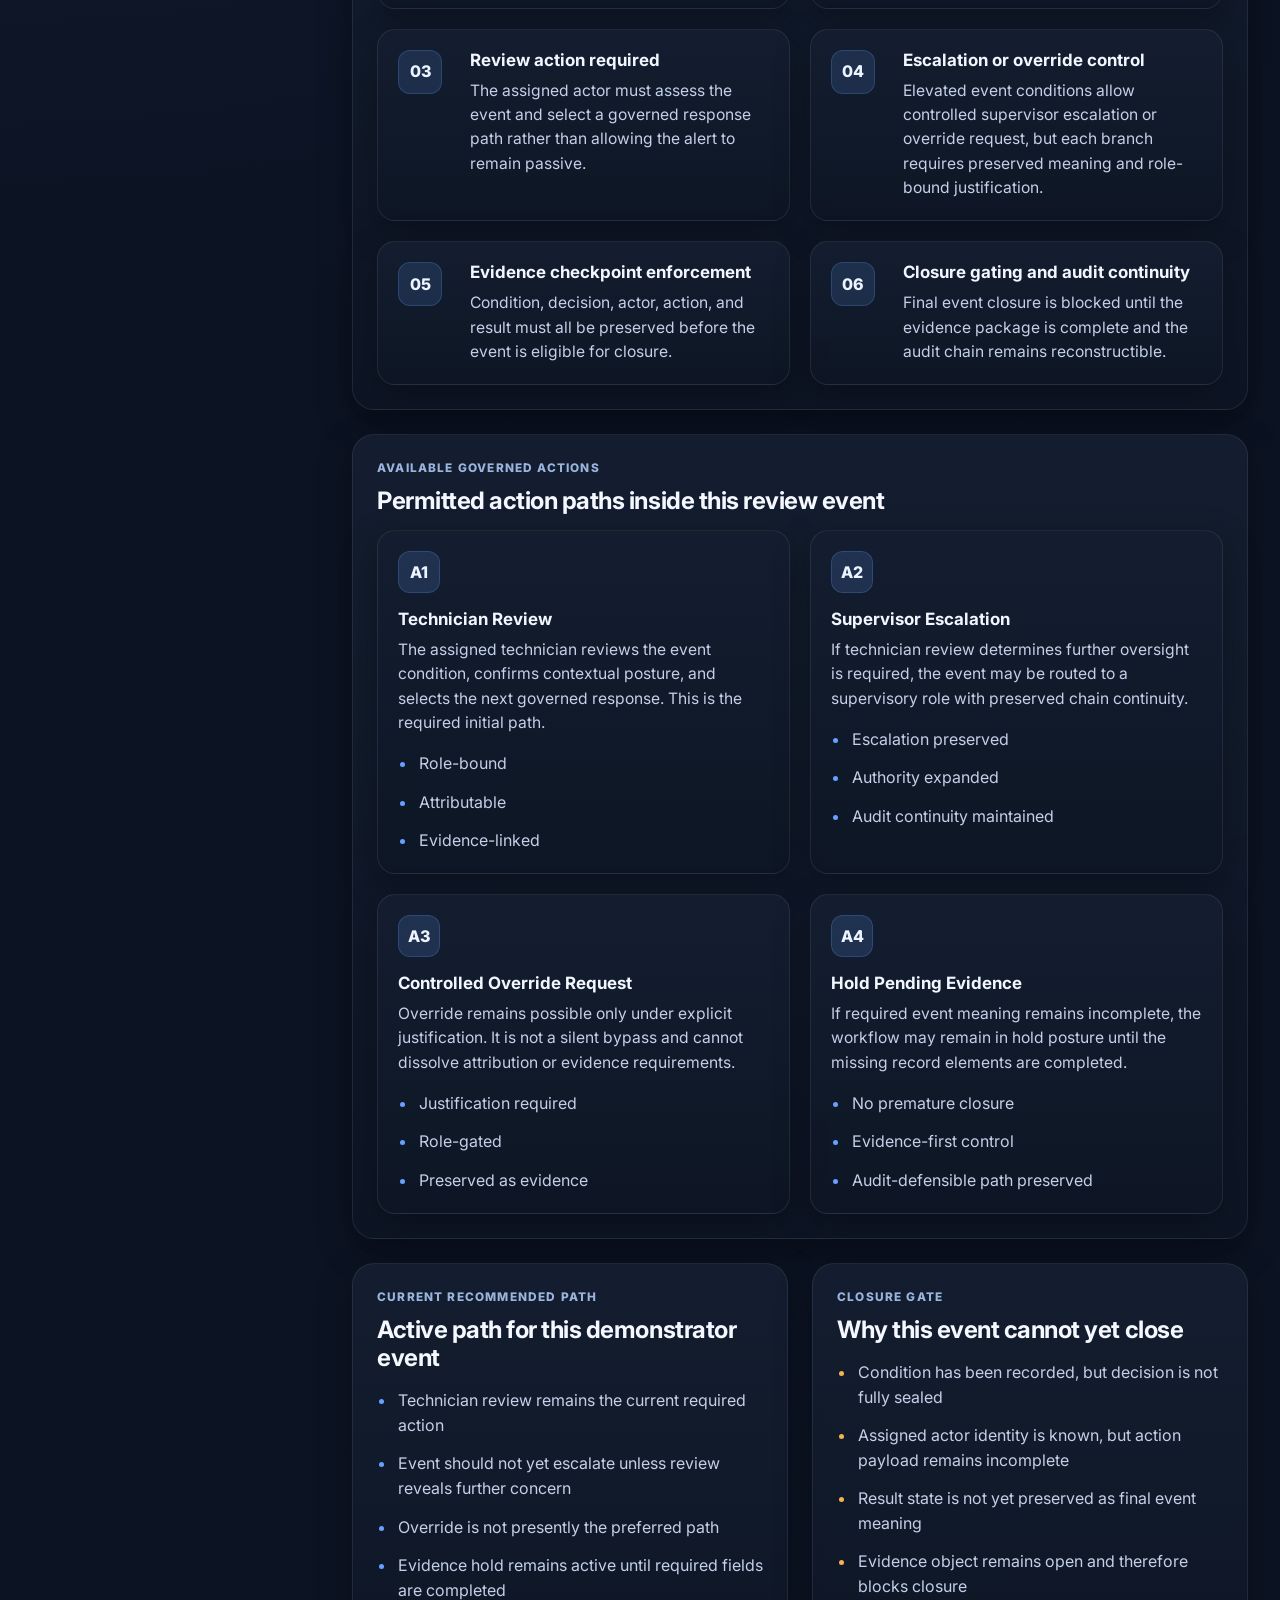
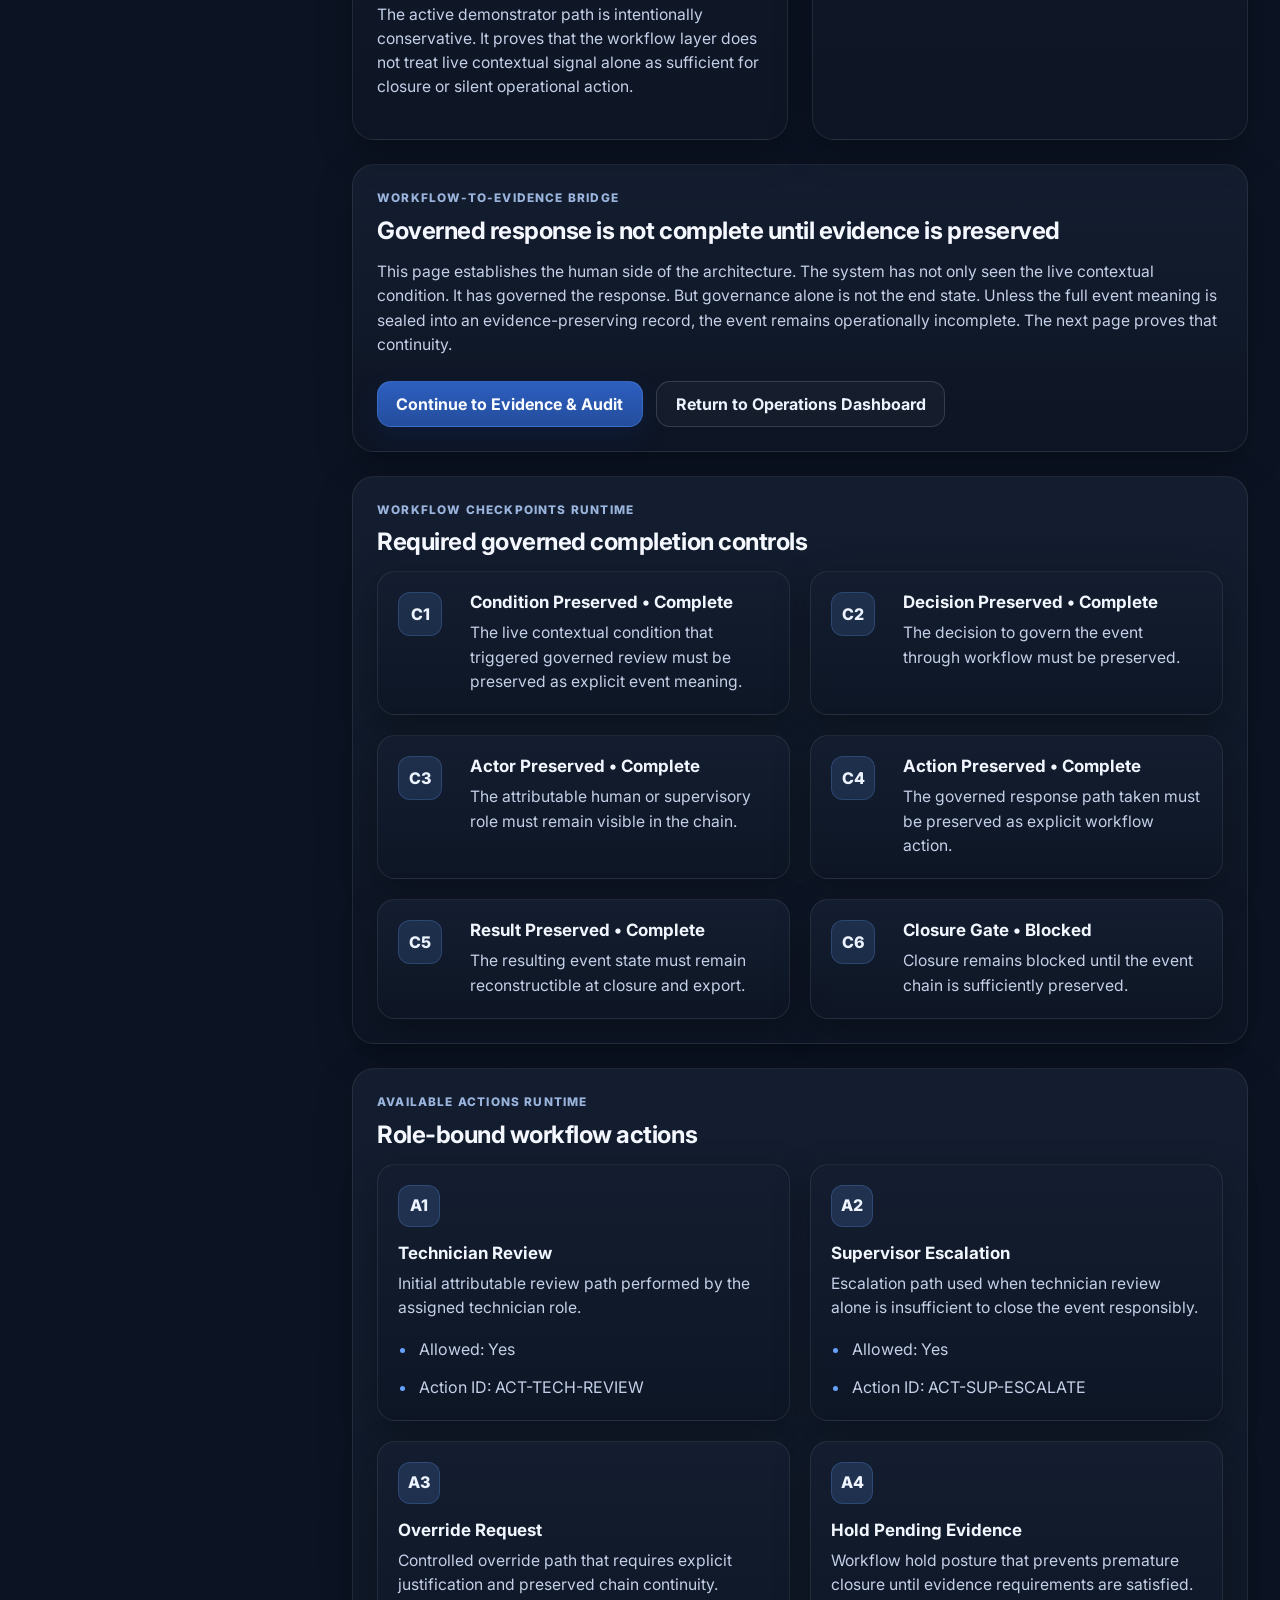
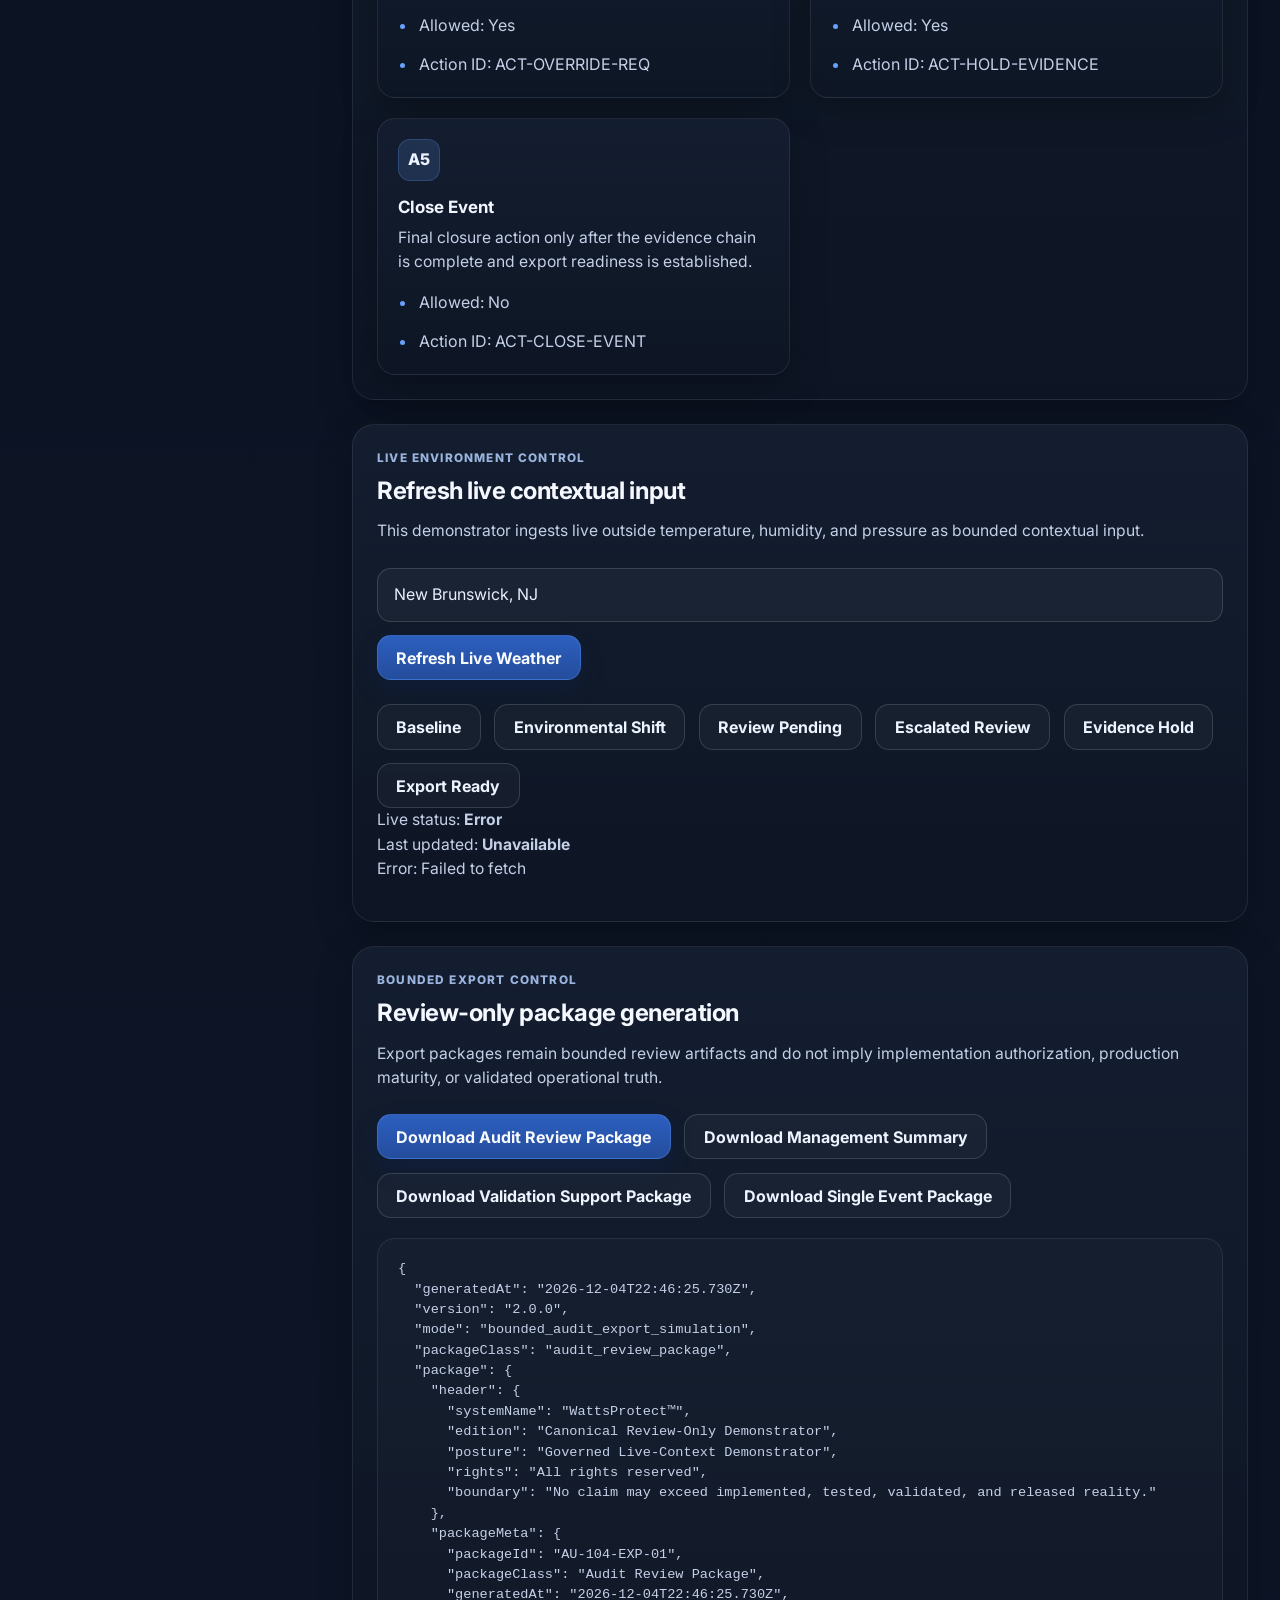
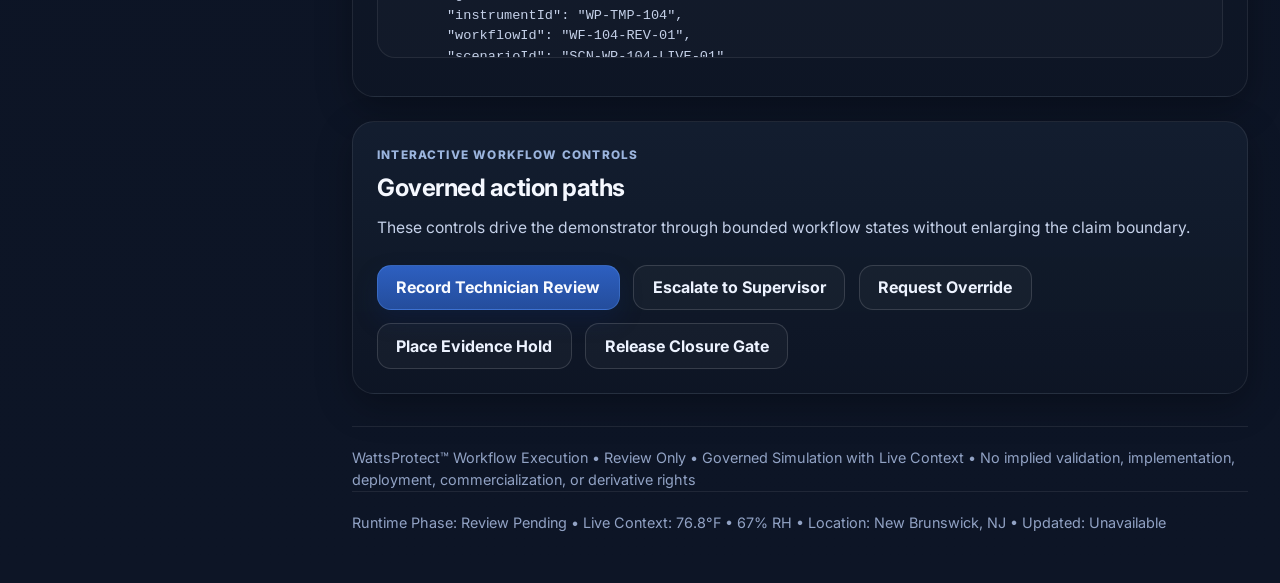
<file: docs/workflow.html>
<!DOCTYPE html>
<html lang="en">
<head>
  <meta charset="utf-8" />
  <meta
    name="viewport"
    content="width=device-width, initial-scale=1, viewport-fit=cover"
  />
  <title>WattsProtect™ Demonstrator • Workflow Execution</title>
  <meta
    name="description"
    content="WattsProtect™ Workflow Execution — review-only governed simulation with live contextual environmental ingestion."
  />
  <meta
    name="theme-color"
    content="#0b1220"
  />
  <link rel="preconnect" href="https://fonts.googleapis.com" />
  <link rel="preconnect" href="https://fonts.gstatic.com" crossorigin />
  <link
    href="https://fonts.googleapis.com/css2?family=Inter:wght@400;500;600;700;800&display=swap"
    rel="stylesheet"
  />
  <link rel="stylesheet" href="./css/styles.css" />
</head>
<body data-page="workflow">
  <div class="app-shell app-shell--mobile-safe">
    <aside class="sidebar">
      <div class="brand-block">
        <div class="brand-mark">WP</div>
        <div class="brand-copy">
          <div class="brand-title">WattsProtect™</div>
          <div class="brand-subtitle">Canonical Review-Only Demonstrator</div>
        </div>
      </div>

      <nav class="nav-group" aria-label="Primary Navigation">
        <a class="nav-link" href="./index.html">Mission &amp; Boundary</a>
        <a class="nav-link" href="./dashboard.html">Operations Dashboard</a>
        <a class="nav-link" href="./instrument.html">Instrument Detail</a>
        <a class="nav-link is-active" href="./workflow.html">Workflow Execution</a>
        <a class="nav-link" href="./evidence.html">Evidence &amp; Audit</a>
      </nav>

      <section class="sidebar-panel">
        <div class="sidebar-panel-label">Active Workflow Event</div>
        <div class="status-stack">
          <span class="status-pill status-pill--blue">WF-104-REV-01</span>
          <span class="status-pill status-pill--amber">Review Pending</span>
          <span class="status-pill status-pill--slate">Evidence Open</span>
        </div>
      </section>

      <section class="sidebar-panel">
        <div class="sidebar-panel-label">Current Governed Path</div>
        <ol class="sidebar-sequence">
          <li>Live context is ingested and classified</li>
          <li>Predictive review alert is opened</li>
          <li>Technician role is assigned</li>
          <li>Escalation remains available</li>
          <li>Override requires preserved justification</li>
          <li>Evidence completion blocks closure</li>
        </ol>
      </section>

      <section class="sidebar-panel">
        <div class="sidebar-panel-label">Boundary Reminder</div>
        <p class="sidebar-note">
          Workflow behavior shown in this demonstrator is a governed simulation of architecture
          behavior with live contextual input and is not represented as validated site workflow,
          live GMP execution, or deployment-authorized operational control.
        </p>
      </section>
    </aside>

    <main class="main-panel">
      <header class="topbar">
        <div class="topbar-copy">
          <div class="eyebrow">WattsProtect™ Workflow Execution</div>
          <h1 class="page-title">Governed Human Response and Closure Control</h1>
        </div>

        <div class="topbar-actions">
          <a class="button button--ghost" href="./instrument.html">Back to Instrument Detail</a>
          <a class="button" href="./evidence.html">Open Evidence &amp; Audit</a>
        </div>
      </header>

      <div data-wp-render="runtime-summary"></div>

      <section class="grid grid--three">
        <article class="metric-card metric-card--strong">
          <div class="metric-label">Workflow ID</div>
          <div class="metric-value">WF-104-REV-01</div>
          <div class="metric-subvalue">Primary governed event path for WP-TMP-104</div>
        </article>

        <article class="metric-card metric-card--strong">
          <div class="metric-label">Assigned Role</div>
          <div class="metric-value">Technician / Metrology</div>
          <div class="metric-subvalue">Supervisor and QA review paths remain available</div>
        </article>

        <article class="metric-card metric-card--strong">
          <div class="metric-label">Closure State</div>
          <div class="metric-value">Blocked Pending Evidence</div>
          <div class="metric-subvalue">Condition, decision, actor, action, and result incomplete</div>
        </article>
      </section>

      <section class="content-card content-card--full">
        <div class="card-kicker">Workflow Meaning</div>
        <h2 class="card-title">This event is no longer an alert. It is now a governed path.</h2>
        <p class="card-text">
          Workflow execution is the point at which the demonstrator proves that predictive
          legibility does not stand alone. Once the live contextual condition becomes material, the
          event must enter a controlled path in which role, decision, escalation, override, and
          evidence obligations are all explicit. This event cannot close through passive awareness
          alone. It must proceed through attributable human response.
        </p>
      </section>

      <section class="grid grid--two">
        <article class="content-card content-card--emphasis">
          <div class="card-kicker">Current Event State</div>
          <h3 class="card-title">Workflow state decomposition</h3>
          <ul class="check-list">
            <li>Workflow State: Review Pending</li>
            <li>Source Event: Predictive Review Alert for WP-TMP-104</li>
            <li>Required Initial Actor: Technician / Metrology Role</li>
            <li>Escalation Availability: Supervisor Review Path Open</li>
            <li>Override Availability: Controlled, with justification required</li>
            <li>Completion Rule: Closure blocked until evidence object is complete</li>
          </ul>
        </article>

        <article class="content-card content-card--boundary">
          <div class="card-kicker">Role and Control</div>
          <h3 class="card-title">Attributable action boundary</h3>
          <ul class="boundary-list">
            <li>Anonymous completion is not permitted</li>
            <li>Role-less intervention is not permitted</li>
            <li>Ungoverned override is not permitted</li>
            <li>Silent closure without evidence is not permitted</li>
            <li>Escalation without preserved chain meaning is not permitted</li>
          </ul>
        </article>
      </section>

      <section class="content-card content-card--full">
        <div class="card-kicker">Workflow Progression</div>
        <h3 class="card-title">Canonical governed response sequence</h3>

        <div class="timeline-grid">
          <div class="timeline-step">
            <div class="timeline-index">01</div>
            <div class="timeline-body">
              <div class="timeline-title">Live context intake and event creation</div>
              <div class="timeline-text">
                Outside weather is ingested as bounded context and converted into a governed review event.
              </div>
            </div>
          </div>

          <div class="timeline-step">
            <div class="timeline-index">02</div>
            <div class="timeline-body">
              <div class="timeline-title">Actor assignment</div>
              <div class="timeline-text">
                Technician role is bound to the initial review step. Attribution begins before
                substantive action occurs.
              </div>
            </div>
          </div>

          <div class="timeline-step">
            <div class="timeline-index">03</div>
            <div class="timeline-body">
              <div class="timeline-title">Review action required</div>
              <div class="timeline-text">
                The assigned actor must assess the event and select a governed response path rather
                than allowing the alert to remain passive.
              </div>
            </div>
          </div>

          <div class="timeline-step">
            <div class="timeline-index">04</div>
            <div class="timeline-body">
              <div class="timeline-title">Escalation or override control</div>
              <div class="timeline-text">
                Elevated event conditions allow controlled supervisor escalation or override request,
                but each branch requires preserved meaning and role-bound justification.
              </div>
            </div>
          </div>

          <div class="timeline-step">
            <div class="timeline-index">05</div>
            <div class="timeline-body">
              <div class="timeline-title">Evidence checkpoint enforcement</div>
              <div class="timeline-text">
                Condition, decision, actor, action, and result must all be preserved before the
                event is eligible for closure.
              </div>
            </div>
          </div>

          <div class="timeline-step">
            <div class="timeline-index">06</div>
            <div class="timeline-body">
              <div class="timeline-title">Closure gating and audit continuity</div>
              <div class="timeline-text">
                Final event closure is blocked until the evidence package is complete and the audit
                chain remains reconstructible.
              </div>
            </div>
          </div>
        </div>
      </section>

      <section class="content-card content-card--full">
        <div class="card-kicker">Available Governed Actions</div>
        <h3 class="card-title">Permitted action paths inside this review event</h3>

        <div class="feature-grid">
          <article class="feature-card">
            <div class="feature-index">A1</div>
            <div class="feature-title">Technician Review</div>
            <p class="feature-text">
              The assigned technician reviews the event condition, confirms contextual posture, and
              selects the next governed response. This is the required initial path.
            </p>
            <ul class="check-list">
              <li>Role-bound</li>
              <li>Attributable</li>
              <li>Evidence-linked</li>
            </ul>
          </article>

          <article class="feature-card">
            <div class="feature-index">A2</div>
            <div class="feature-title">Supervisor Escalation</div>
            <p class="feature-text">
              If technician review determines further oversight is required, the event may be routed
              to a supervisory role with preserved chain continuity.
            </p>
            <ul class="check-list">
              <li>Escalation preserved</li>
              <li>Authority expanded</li>
              <li>Audit continuity maintained</li>
            </ul>
          </article>

          <article class="feature-card">
            <div class="feature-index">A3</div>
            <div class="feature-title">Controlled Override Request</div>
            <p class="feature-text">
              Override remains possible only under explicit justification. It is not a silent bypass
              and cannot dissolve attribution or evidence requirements.
            </p>
            <ul class="check-list">
              <li>Justification required</li>
              <li>Role-gated</li>
              <li>Preserved as evidence</li>
            </ul>
          </article>

          <article class="feature-card">
            <div class="feature-index">A4</div>
            <div class="feature-title">Hold Pending Evidence</div>
            <p class="feature-text">
              If required event meaning remains incomplete, the workflow may remain in hold posture
              until the missing record elements are completed.
            </p>
            <ul class="check-list">
              <li>No premature closure</li>
              <li>Evidence-first control</li>
              <li>Audit-defensible path preserved</li>
            </ul>
          </article>
        </div>
      </section>

      <section class="grid grid--two">
        <article class="content-card">
          <div class="card-kicker">Current Recommended Path</div>
          <h3 class="card-title">Active path for this demonstrator event</h3>
          <ul class="check-list">
            <li>Technician review remains the current required action</li>
            <li>Event should not yet escalate unless review reveals further concern</li>
            <li>Override is not presently the preferred path</li>
            <li>Evidence hold remains active until required fields are completed</li>
          </ul>

          <p class="card-text">
            The active demonstrator path is intentionally conservative. It proves that the workflow
            layer does not treat live contextual signal alone as sufficient for closure or silent
            operational action.
          </p>
        </article>

        <article class="content-card">
          <div class="card-kicker">Closure Gate</div>
          <h3 class="card-title">Why this event cannot yet close</h3>
          <ul class="boundary-list">
            <li>Condition has been recorded, but decision is not fully sealed</li>
            <li>Assigned actor identity is known, but action payload remains incomplete</li>
            <li>Result state is not yet preserved as final event meaning</li>
            <li>Evidence object remains open and therefore blocks closure</li>
          </ul>
        </article>
      </section>

      <section class="content-card content-card--full">
        <div class="card-kicker">Workflow-to-Evidence Bridge</div>
        <h3 class="card-title">Governed response is not complete until evidence is preserved</h3>
        <p class="card-text">
          This page establishes the human side of the architecture. The system has not only seen the
          live contextual condition. It has governed the response. But governance alone is not the
          end state. Unless the full event meaning is sealed into an evidence-preserving record, the
          event remains operationally incomplete. The next page proves that continuity.
        </p>

        <div class="hero-actions">
          <a class="button" href="./evidence.html">Continue to Evidence &amp; Audit</a>
          <a class="button button--ghost" href="./dashboard.html">Return to Operations Dashboard</a>
        </div>
      </section>

      <div data-wp-render="page-mount"></div>
      <div data-wp-render="simulation-controls"></div>
      <div data-wp-render="export-controls"></div>
      <div data-wp-render="workflow-actions"></div>

      <footer class="footer">
        <div class="footer-copy">
          WattsProtect™ Workflow Execution • Review Only • Governed Simulation with Live Context •
          No implied validation, implementation, deployment, commercialization, or derivative rights
        </div>
        <div class="footer-copy" data-wp-render="footer-runtime"></div>
      </footer>
    </main>
  </div>

  <script src="./js/state.js"></script>
  <script src="./js/app.js"></script>
  <script src="./js/live-environment.js"></script>
  <script src="./js/simulation.js"></script>
  <script src="./js/workflow-engine.js"></script>
  <script src="./js/evidence-engine.js"></script>
  <script src="./js/export-engine.js"></script>
  <script src="./js/render-engine.js"></script>
  <script src="./js/action-controls.js"></script>
</body>
</html>
</file>
<file: docs/css/styles.css>
/* =========================/* =========================
   WattsProtect™ Demonstrator
   Canonical Review-Only Stylesheet
   Mobile-Safe / GitHub Pages Safe
   ========================= */

:root {
  --color-bg: #0b1220;
  --color-panel: #111a2c;
  --color-panel-2: #162238;
  --color-panel-3: #1b2a45;
  --color-line: rgba(255, 255, 255, 0.08);
  --color-line-strong: rgba(255, 255, 255, 0.14);
  --color-text: #e8eefc;
  --color-text-soft: #c4d0e8;
  --color-text-muted: #91a2c4;
  --color-blue: #67a1ff;
  --color-blue-strong: #3f84ff;
  --color-amber: #f3b44f;
  --color-slate: #8ea3c7;
  --color-green: #4bd18b;
  --color-red: #ff6b6b;
  --shadow-1: 0 12px 36px rgba(0, 0, 0, 0.28);
  --shadow-2: 0 18px 42px rgba(0, 0, 0, 0.34);

  --radius-xs: 10px;
  --radius-sm: 14px;
  --radius-md: 18px;
  --radius-lg: 22px;
  --radius-xl: 28px;

  --space-1: 0.25rem;
  --space-2: 0.5rem;
  --space-3: 0.75rem;
  --space-4: 1rem;
  --space-5: 1.25rem;
  --space-6: 1.5rem;
  --space-7: 2rem;
  --space-8: 2.5rem;
  --space-9: 3rem;

  --font-sans: "Inter", system-ui, -apple-system, BlinkMacSystemFont, "Segoe UI",
    sans-serif;

  --sidebar-width: 320px;
  --content-max: 1440px;
}

*,
*::before,
*::after {
  box-sizing: border-box;
}

html {
  text-size-adjust: 100%;
  -webkit-text-size-adjust: 100%;
  scroll-behavior: smooth;
}

body {
  margin: 0;
  min-width: 320px;
  font-family: var(--font-sans);
  background:
    radial-gradient(circle at top left, rgba(70, 119, 217, 0.16), transparent 28%),
    radial-gradient(circle at top right, rgba(90, 126, 187, 0.08), transparent 22%),
    linear-gradient(180deg, #0b1220 0%, #0d1526 100%);
  color: var(--color-text);
  line-height: 1.55;
}

img,
svg,
video,
canvas {
  display: block;
  max-width: 100%;
}

a {
  color: inherit;
  text-decoration: none;
}

button,
input,
select,
textarea {
  font: inherit;
}

ol,
ul {
  margin: 0;
  padding-left: 1.2rem;
}

p,
h1,
h2,
h3,
h4 {
  margin-top: 0;
}

.app-shell {
  width: 100%;
  min-height: 100vh;
}

.app-shell--mobile-safe {
  min-height: 100svh;
  min-height: 100dvh;
}

@supports (padding: max(0px)) {
  .app-shell--mobile-safe {
    padding-left: max(0px, env(safe-area-inset-left));
    padding-right: max(0px, env(safe-area-inset-right));
    padding-top: max(0px, env(safe-area-inset-top));
    padding-bottom: max(0px, env(safe-area-inset-bottom));
  }
}

/* =========================
   Layout
   ========================= */

.app-shell {
  display: grid;
  grid-template-columns: var(--sidebar-width) minmax(0, 1fr);
}

.sidebar {
  position: sticky;
  top: 0;
  align-self: start;
  min-height: 100vh;
  min-height: 100svh;
  padding: var(--space-7);
  border-right: 1px solid var(--color-line);
  background: linear-gradient(
    180deg,
    rgba(9, 16, 29, 0.92) 0%,
    rgba(13, 22, 38, 0.94) 100%
  );
  backdrop-filter: blur(10px);
}

.main-panel {
  width: 100%;
  max-width: var(--content-max);
  padding: var(--space-7);
  margin: 0 auto;
}

.topbar {
  display: flex;
  align-items: flex-start;
  justify-content: space-between;
  gap: var(--space-5);
  margin-bottom: var(--space-6);
}

.topbar-copy {
  min-width: 0;
}

.topbar-actions {
  display: flex;
  align-items: center;
  gap: var(--space-3);
  flex-wrap: wrap;
}

/* =========================
   Sidebar
   ========================= */

.brand-block {
  display: flex;
  align-items: center;
  gap: var(--space-4);
  margin-bottom: var(--space-7);
}

.brand-mark {
  width: 48px;
  height: 48px;
  border-radius: 14px;
  display: grid;
  place-items: center;
  background: linear-gradient(180deg, #23417f 0%, #172b53 100%);
  color: #eef4ff;
  font-weight: 800;
  letter-spacing: 0.04em;
  box-shadow: var(--shadow-1);
  flex: 0 0 auto;
}

.brand-copy {
  min-width: 0;
}

.brand-title {
  font-size: 1rem;
  font-weight: 800;
  letter-spacing: 0.01em;
  color: #f2f6ff;
}

.brand-subtitle {
  margin-top: 0.2rem;
  font-size: 0.85rem;
  color: var(--color-text-muted);
}

.nav-group {
  display: grid;
  gap: 0.45rem;
  margin-bottom: var(--space-7);
}

.nav-link {
  display: block;
  padding: 0.85rem 0.95rem;
  border: 1px solid transparent;
  border-radius: var(--radius-sm);
  color: var(--color-text-soft);
  background: transparent;
  transition:
    background-color 160ms ease,
    border-color 160ms ease,
    color 160ms ease,
    transform 160ms ease;
}

.nav-link:hover,
.nav-link:focus-visible {
  background: rgba(255, 255, 255, 0.04);
  border-color: var(--color-line);
  color: #f6f9ff;
  outline: none;
}

.nav-link.is-active {
  background: linear-gradient(
    180deg,
    rgba(56, 100, 189, 0.24) 0%,
    rgba(33, 63, 121, 0.18) 100%
  );
  border-color: rgba(103, 161, 255, 0.35);
  color: #f7fbff;
  font-weight: 600;
}

.sidebar-panel {
  padding: var(--space-5);
  border: 1px solid var(--color-line);
  border-radius: var(--radius-md);
  background: rgba(255, 255, 255, 0.02);
  box-shadow: inset 0 1px 0 rgba(255, 255, 255, 0.02);
}

.sidebar-panel + .sidebar-panel {
  margin-top: var(--space-4);
}

.sidebar-panel-label {
  font-size: 0.76rem;
  font-weight: 700;
  letter-spacing: 0.08em;
  text-transform: uppercase;
  color: var(--color-text-muted);
  margin-bottom: var(--space-4);
}

.sidebar-note {
  font-size: 0.95rem;
  color: var(--color-text-soft);
  margin-bottom: 0;
}

.sidebar-sequence {
  display: grid;
  gap: 0.6rem;
  color: var(--color-text-soft);
  font-size: 0.95rem;
  padding-left: 1.1rem;
}

.status-stack {
  display: flex;
  flex-wrap: wrap;
  gap: 0.5rem;
}

.status-pill {
  display: inline-flex;
  align-items: center;
  padding: 0.42rem 0.68rem;
  border-radius: 999px;
  border: 1px solid transparent;
  font-size: 0.8rem;
  font-weight: 700;
  letter-spacing: 0.01em;
}

.status-pill--blue {
  color: #dbe9ff;
  background: rgba(58, 122, 255, 0.18);
  border-color: rgba(103, 161, 255, 0.24);
}

.status-pill--amber {
  color: #fff0cf;
  background: rgba(243, 180, 79, 0.16);
  border-color: rgba(243, 180, 79, 0.24);
}

.status-pill--slate {
  color: #dde6f7;
  background: rgba(142, 163, 199, 0.14);
  border-color: rgba(142, 163, 199, 0.22);
}

/* =========================
   Typography
   ========================= */

.eyebrow {
  margin-bottom: 0.55rem;
  font-size: 0.78rem;
  font-weight: 800;
  letter-spacing: 0.1em;
  text-transform: uppercase;
  color: #9db5dd;
}

.page-title {
  margin: 0;
  font-size: clamp(1.8rem, 2.6vw, 2.6rem);
  line-height: 1.12;
  letter-spacing: -0.03em;
  color: #f6f9ff;
}

.hero-title {
  margin-bottom: var(--space-4);
  font-size: clamp(2rem, 4vw, 3.5rem);
  line-height: 1.04;
  letter-spacing: -0.04em;
  color: #f9fbff;
}

.hero-text {
  max-width: 72ch;
  font-size: 1rem;
  color: var(--color-text-soft);
}

.hero-text + .hero-text {
  margin-top: 0.9rem;
}

.hero-text--strong {
  color: #e6eefc;
  font-size: 1.04rem;
}

.card-kicker {
  margin-bottom: 0.6rem;
  font-size: 0.74rem;
  font-weight: 800;
  letter-spacing: 0.1em;
  text-transform: uppercase;
  color: #9bb4dd;
}

.card-title {
  margin-bottom: 0.9rem;
  font-size: clamp(1.18rem, 2vw, 1.5rem);
  line-height: 1.18;
  letter-spacing: -0.02em;
  color: #f5f8ff;
}

.card-text,
.feature-text,
.timeline-text {
  color: var(--color-text-soft);
  font-size: 0.98rem;
}

.metric-label {
  font-size: 0.76rem;
  font-weight: 800;
  letter-spacing: 0.09em;
  text-transform: uppercase;
  color: var(--color-text-muted);
}

.metric-value {
  margin-top: 0.55rem;
  font-size: clamp(1.15rem, 2.2vw, 1.45rem);
  font-weight: 800;
  line-height: 1.12;
  letter-spacing: -0.02em;
  color: #f5f9ff;
}

.metric-subvalue {
  margin-top: 0.55rem;
  color: var(--color-text-soft);
  font-size: 0.94rem;
}

/* =========================
   Buttons / Links / Inputs
   ========================= */

.button {
  display: inline-flex;
  align-items: center;
  justify-content: center;
  min-height: 44px;
  padding: 0.85rem 1.15rem;
  border-radius: var(--radius-sm);
  border: 1px solid rgba(103, 161, 255, 0.28);
  background: linear-gradient(180deg, #2d5fc0 0%, #244d9c 100%);
  color: #f9fbff;
  font-weight: 700;
  line-height: 1;
  box-shadow: 0 10px 22px rgba(15, 38, 88, 0.32);
  transition:
    transform 160ms ease,
    filter 160ms ease,
    border-color 160ms ease;
  cursor: pointer;
}

.button:hover,
.button:focus-visible {
  transform: translateY(-1px);
  filter: brightness(1.04);
  outline: none;
}

.button:disabled {
  opacity: 0.65;
  cursor: not-allowed;
  transform: none;
  filter: none;
}

.button--ghost {
  background: rgba(255, 255, 255, 0.03);
  border-color: var(--color-line-strong);
  color: #edf3ff;
  box-shadow: none;
}

.text-link {
  display: inline-flex;
  align-items: center;
  gap: 0.35rem;
  margin-top: var(--space-4);
  color: #b8d0ff;
  font-size: 0.96rem;
  font-weight: 700;
}

.text-link:hover,
.text-link:focus-visible {
  color: #e1ebff;
  outline: none;
}

.wp-text-input {
  width: 100%;
  min-height: 44px;
  padding: 0.85rem 1rem;
  border: 1px solid var(--color-line-strong);
  border-radius: var(--radius-sm);
  background: rgba(255, 255, 255, 0.04);
  color: var(--color-text);
  outline: none;
}

.wp-text-input::placeholder {
  color: var(--color-text-muted);
}

.wp-text-input:focus {
  border-color: rgba(103, 161, 255, 0.45);
  box-shadow: 0 0 0 3px rgba(103, 161, 255, 0.12);
}

/* =========================
   Cards / Sections
   ========================= */

.hero-card,
.content-card,
.metric-card,
.feature-card,
.timeline-step {
  border: 1px solid var(--color-line);
  background: linear-gradient(
    180deg,
    rgba(20, 30, 48, 0.94) 0%,
    rgba(14, 22, 37, 0.96) 100%
  );
  box-shadow: var(--shadow-1);
}

.hero-card {
  display: grid;
  grid-template-columns: minmax(0, 1.45fr) minmax(300px, 0.95fr);
  gap: var(--space-6);
  padding: var(--space-7);
  border-radius: var(--radius-xl);
  margin-bottom: var(--space-6);
}

.hero-card--elevated {
  box-shadow: var(--shadow-2);
}

.hero-copy {
  min-width: 0;
}

.hero-actions {
  display: flex;
  flex-wrap: wrap;
  gap: 0.85rem;
  margin-top: var(--space-6);
}

.hero-panel {
  padding: var(--space-5);
  border-radius: var(--radius-lg);
  border: 1px solid rgba(255, 255, 255, 0.07);
  background: linear-gradient(
    180deg,
    rgba(30, 45, 72, 0.52) 0%,
    rgba(18, 29, 46, 0.62) 100%
  );
}

.panel-heading {
  margin-bottom: var(--space-4);
  font-size: 0.84rem;
  font-weight: 800;
  letter-spacing: 0.08em;
  text-transform: uppercase;
  color: #a7bee4;
}

.content-card {
  padding: var(--space-6);
  border-radius: var(--radius-lg);
  min-width: 0;
}

.content-card--full {
  margin-top: var(--space-6);
}

.content-card--emphasis {
  border-color: rgba(103, 161, 255, 0.18);
}

.content-card--boundary {
  border-color: rgba(243, 180, 79, 0.18);
}

.metric-card {
  padding: var(--space-5);
  border-radius: var(--radius-lg);
}

.metric-card--strong {
  background: linear-gradient(
    180deg,
    rgba(23, 35, 58, 0.96) 0%,
    rgba(17, 26, 44, 0.98) 100%
  );
}

.feature-card {
  padding: var(--space-5);
  border-radius: var(--radius-md);
}

.feature-index {
  width: 42px;
  height: 42px;
  display: grid;
  place-items: center;
  border-radius: 12px;
  margin-bottom: var(--space-4);
  background: rgba(103, 161, 255, 0.16);
  border: 1px solid rgba(103, 161, 255, 0.22);
  color: #eef4ff;
  font-weight: 800;
}

.feature-title,
.timeline-title {
  margin-bottom: 0.55rem;
  font-size: 1.06rem;
  font-weight: 700;
  line-height: 1.2;
  color: #f2f7ff;
}

.timeline-step {
  display: grid;
  grid-template-columns: 56px minmax(0, 1fr);
  gap: var(--space-4);
  padding: var(--space-5);
  border-radius: var(--radius-md);
}

.timeline-index {
  width: 44px;
  height: 44px;
  display: grid;
  place-items: center;
  border-radius: 12px;
  background: rgba(103, 161, 255, 0.14);
  border: 1px solid rgba(103, 161, 255, 0.22);
  color: #edf4ff;
  font-weight: 800;
}

.timeline-body {
  min-width: 0;
}

/* =========================
   Grids
   ========================= */

.grid {
  display: grid;
  gap: var(--space-6);
}

.grid + .grid,
.grid + .content-card,
.content-card + .grid,
.hero-card + .grid {
  margin-top: var(--space-6);
}

.grid--two {
  grid-template-columns: repeat(2, minmax(0, 1fr));
}

.grid--three {
  grid-template-columns: repeat(3, minmax(0, 1fr));
}

.feature-grid {
  display: grid;
  grid-template-columns: repeat(2, minmax(0, 1fr));
  gap: var(--space-5);
}

.timeline-grid {
  display: grid;
  grid-template-columns: repeat(2, minmax(0, 1fr));
  gap: var(--space-5);
}

/* =========================
   Lists
   ========================= */

.check-list,
.boundary-list {
  display: grid;
  gap: 0.85rem;
  margin-top: var(--space-4);
}

.check-list li,
.boundary-list li {
  color: var(--color-text-soft);
  padding-left: 0.1rem;
}

.boundary-list li::marker {
  color: var(--color-amber);
}

.check-list li::marker {
  color: var(--color-blue);
}

/* =========================
   Proof loop
   ========================= */

.proof-loop {
  display: flex;
  flex-wrap: wrap;
  align-items: center;
  gap: 0.85rem;
}

.proof-loop--stack {
  display: grid;
  gap: 0.65rem;
}

.proof-node {
  display: inline-flex;
  align-items: center;
  gap: 0.7rem;
  min-height: 48px;
  padding: 0.7rem 0.9rem;
  border-radius: var(--radius-sm);
  border: 1px solid rgba(255, 255, 255, 0.08);
  background: rgba(255, 255, 255, 0.03);
}

.proof-step {
  width: 30px;
  height: 30px;
  display: grid;
  place-items: center;
  border-radius: 999px;
  background: rgba(103, 161, 255, 0.16);
  border: 1px solid rgba(103, 161, 255, 0.22);
  color: #eef4ff;
  font-size: 0.8rem;
  font-weight: 800;
  flex: 0 0 auto;
}

.proof-label {
  font-size: 0.95rem;
  font-weight: 700;
  color: #eef3ff;
}

.proof-arrow {
  color: #8ea8d9;
  font-size: 1rem;
  font-weight: 800;
}

.proof-arrow--down {
  padding-left: 0.6rem;
}

/* =========================
   Export preview
   ========================= */

.wp-json-preview {
  margin-top: var(--space-5);
  padding: var(--space-5);
  border: 1px solid var(--color-line);
  border-radius: var(--radius-md);
  background: rgba(255, 255, 255, 0.02);
  color: var(--color-text-soft);
  font-family: ui-monospace, SFMono-Regular, Menlo, Monaco, Consolas, "Liberation Mono", monospace;
  font-size: 0.85rem;
  line-height: 1.5;
  overflow: auto;
  white-space: pre-wrap;
  word-break: break-word;
  max-height: 420px;
}

/* =========================
   Footer
   ========================= */

.footer {
  padding: var(--space-7) 0 var(--space-4);
}

.footer-copy {
  padding-top: var(--space-5);
  border-top: 1px solid var(--color-line);
  color: var(--color-text-muted);
  font-size: 0.9rem;
}

/* =========================
   Mobile / Tablet
   ========================= */

@media (max-width: 1180px) {
  .app-shell {
    grid-template-columns: 1fr;
  }

  .sidebar {
    position: static;
    min-height: auto;
    border-right: 0;
    border-bottom: 1px solid var(--color-line);
    padding: var(--space-5);
  }

  .main-panel {
    padding: var(--space-5);
  }

  .hero-card {
    grid-template-columns: 1fr;
  }

  .grid--three {
    grid-template-columns: 1fr;
  }

  .timeline-grid {
    grid-template-columns: 1fr;
  }
}

@media (max-width: 860px) {
  .grid--two,
  .feature-grid {
    grid-template-columns: 1fr;
  }

  .topbar {
    flex-direction: column;
    align-items: stretch;
  }

  .topbar-actions {
    width: 100%;
  }

  .topbar-actions .button {
    width: 100%;
  }

  .hero-card,
  .content-card,
  .metric-card,
  .timeline-step {
    padding: var(--space-5);
  }

  .hero-actions {
    flex-direction: column;
  }

  .hero-actions .button {
    width: 100%;
  }
}

@media (max-width: 640px) {
  :root {
    --space-5: 1rem;
    --space-6: 1.25rem;
    --space-7: 1.5rem;
    --space-8: 2rem;
  }

  .sidebar {
    padding: var(--space-4);
  }

  .main-panel {
    padding: var(--space-4);
  }

  .brand-block {
    align-items: flex-start;
  }

  .brand-mark {
    width: 42px;
    height: 42px;
    border-radius: 12px;
    font-size: 0.95rem;
  }

  .page-title {
    font-size: 1.55rem;
  }

  .hero-title {
    font-size: 1.8rem;
    line-height: 1.08;
  }

  .hero-text,
  .card-text,
  .feature-text,
  .timeline-text {
    font-size: 0.95rem;
  }

  .proof-node {
    width: 100%;
  }

  .metric-value {
    font-size: 1.2rem;
  }

  .timeline-step {
    grid-template-columns: 1fr;
  }

  .timeline-index {
    width: 40px;
    height: 40px;
  }

  .button {
    width: 100%;
  }

  .nav-link {
    padding: 0.8rem 0.85rem;
  }

  .footer-copy {
    font-size: 0.85rem;
  }
}

@media (max-width: 420px) {
  .sidebar-panel,
  .content-card,
  .metric-card,
  .feature-card,
  .timeline-step,
  .hero-panel,
  .hero-card {
    border-radius: 16px;
  }

  .brand-title {
    font-size: 0.96rem;
  }

  .brand-subtitle {
    font-size: 0.8rem;
  }

  .proof-label {
    font-size: 0.9rem;
  }

  .card-title {
    font-size: 1.12rem;
  }
}

/* =========================
   Reduced motion
   ========================= */

@media (prefers-reduced-motion: reduce) {
  html {
    scroll-behavior: auto;
  }

  *,
  *::before,
  *::after {
    transition: none !important;
    animation: none !important;
  }
}
   WattsProtect™ Demonstrator
   Canonical Review-Only Stylesheet
   Mobile-Safe / GitHub Pages Safe
   ========================= */

:root {
  --color-bg: #0b1220;
  --color-panel: #111a2c;
  --color-panel-2: #162238;
  --color-panel-3: #1b2a45;
  --color-line: rgba(255, 255, 255, 0.08);
  --color-line-strong: rgba(255, 255, 255, 0.14);
  --color-text: #e8eefc;
  --color-text-soft: #c4d0e8;
  --color-text-muted: #91a2c4;
  --color-blue: #67a1ff;
  --color-blue-strong: #3f84ff;
  --color-amber: #f3b44f;
  --color-slate: #8ea3c7;
  --color-green: #4bd18b;
  --color-red: #ff6b6b;
  --shadow-1: 0 12px 36px rgba(0, 0, 0, 0.28);
  --shadow-2: 0 18px 42px rgba(0, 0, 0, 0.34);

  --radius-xs: 10px;
  --radius-sm: 14px;
  --radius-md: 18px;
  --radius-lg: 22px;
  --radius-xl: 28px;

  --space-1: 0.25rem;
  --space-2: 0.5rem;
  --space-3: 0.75rem;
  --space-4: 1rem;
  --space-5: 1.25rem;
  --space-6: 1.5rem;
  --space-7: 2rem;
  --space-8: 2.5rem;
  --space-9: 3rem;

  --font-sans: "Inter", system-ui, -apple-system, BlinkMacSystemFont, "Segoe UI",
    sans-serif;

  --sidebar-width: 320px;
  --content-max: 1440px;
}

*,
*::before,
*::after {
  box-sizing: border-box;
}

html {
  text-size-adjust: 100%;
  -webkit-text-size-adjust: 100%;
  scroll-behavior: smooth;
}

body {
  margin: 0;
  min-width: 320px;
  font-family: var(--font-sans);
  background:
    radial-gradient(circle at top left, rgba(70, 119, 217, 0.16), transparent 28%),
    radial-gradient(circle at top right, rgba(90, 126, 187, 0.08), transparent 22%),
    linear-gradient(180deg, #0b1220 0%, #0d1526 100%);
  color: var(--color-text);
  line-height: 1.55;
}

img,
svg,
video,
canvas {
  display: block;
  max-width: 100%;
}

a {
  color: inherit;
  text-decoration: none;
}

button,
input,
select,
textarea {
  font: inherit;
}

ol,
ul {
  margin: 0;
  padding-left: 1.2rem;
}

p,
h1,
h2,
h3,
h4 {
  margin-top: 0;
}

.app-shell {
  width: 100%;
  min-height: 100vh;
}

.app-shell--mobile-safe {
  min-height: 100svh;
  min-height: 100dvh;
}

@supports (padding: max(0px)) {
  .app-shell--mobile-safe {
    padding-left: max(0px, env(safe-area-inset-left));
    padding-right: max(0px, env(safe-area-inset-right));
    padding-top: max(0px, env(safe-area-inset-top));
    padding-bottom: max(0px, env(safe-area-inset-bottom));
  }
}

/* =========================
   Layout
   ========================= */

.app-shell {
  display: grid;
  grid-template-columns: var(--sidebar-width) minmax(0, 1fr);
}

.sidebar {
  position: sticky;
  top: 0;
  align-self: start;
  min-height: 100vh;
  min-height: 100svh;
  padding: var(--space-7);
  border-right: 1px solid var(--color-line);
  background: linear-gradient(
    180deg,
    rgba(9, 16, 29, 0.92) 0%,
    rgba(13, 22, 38, 0.94) 100%
  );
  backdrop-filter: blur(10px);
}

.main-panel {
  width: 100%;
  max-width: var(--content-max);
  padding: var(--space-7);
  margin: 0 auto;
}

.topbar {
  display: flex;
  align-items: flex-start;
  justify-content: space-between;
  gap: var(--space-5);
  margin-bottom: var(--space-6);
}

.topbar-copy {
  min-width: 0;
}

.topbar-actions {
  display: flex;
  align-items: center;
  gap: var(--space-3);
  flex-wrap: wrap;
}

/* =========================
   Sidebar
   ========================= */

.brand-block {
  display: flex;
  align-items: center;
  gap: var(--space-4);
  margin-bottom: var(--space-7);
}

.brand-mark {
  width: 48px;
  height: 48px;
  border-radius: 14px;
  display: grid;
  place-items: center;
  background: linear-gradient(180deg, #23417f 0%, #172b53 100%);
  color: #eef4ff;
  font-weight: 800;
  letter-spacing: 0.04em;
  box-shadow: var(--shadow-1);
  flex: 0 0 auto;
}

.brand-copy {
  min-width: 0;
}

.brand-title {
  font-size: 1rem;
  font-weight: 800;
  letter-spacing: 0.01em;
  color: #f2f6ff;
}

.brand-subtitle {
  margin-top: 0.2rem;
  font-size: 0.85rem;
  color: var(--color-text-muted);
}

.nav-group {
  display: grid;
  gap: 0.45rem;
  margin-bottom: var(--space-7);
}

.nav-link {
  display: block;
  padding: 0.85rem 0.95rem;
  border: 1px solid transparent;
  border-radius: var(--radius-sm);
  color: var(--color-text-soft);
  background: transparent;
  transition:
    background-color 160ms ease,
    border-color 160ms ease,
    color 160ms ease,
    transform 160ms ease;
}

.nav-link:hover,
.nav-link:focus-visible {
  background: rgba(255, 255, 255, 0.04);
  border-color: var(--color-line);
  color: #f6f9ff;
  outline: none;
}

.nav-link.is-active {
  background: linear-gradient(
    180deg,
    rgba(56, 100, 189, 0.24) 0%,
    rgba(33, 63, 121, 0.18) 100%
  );
  border-color: rgba(103, 161, 255, 0.35);
  color: #f7fbff;
  font-weight: 600;
}

.sidebar-panel {
  padding: var(--space-5);
  border: 1px solid var(--color-line);
  border-radius: var(--radius-md);
  background: rgba(255, 255, 255, 0.02);
  box-shadow: inset 0 1px 0 rgba(255, 255, 255, 0.02);
}

.sidebar-panel + .sidebar-panel {
  margin-top: var(--space-4);
}

.sidebar-panel-label {
  font-size: 0.76rem;
  font-weight: 700;
  letter-spacing: 0.08em;
  text-transform: uppercase;
  color: var(--color-text-muted);
  margin-bottom: var(--space-4);
}

.sidebar-note {
  font-size: 0.95rem;
  color: var(--color-text-soft);
  margin-bottom: 0;
}

.sidebar-sequence {
  display: grid;
  gap: 0.6rem;
  color: var(--color-text-soft);
  font-size: 0.95rem;
  padding-left: 1.1rem;
}

.status-stack {
  display: flex;
  flex-wrap: wrap;
  gap: 0.5rem;
}

.status-pill {
  display: inline-flex;
  align-items: center;
  padding: 0.42rem 0.68rem;
  border-radius: 999px;
  border: 1px solid transparent;
  font-size: 0.8rem;
  font-weight: 700;
  letter-spacing: 0.01em;
}

.status-pill--blue {
  color: #dbe9ff;
  background: rgba(58, 122, 255, 0.18);
  border-color: rgba(103, 161, 255, 0.24);
}

.status-pill--amber {
  color: #fff0cf;
  background: rgba(243, 180, 79, 0.16);
  border-color: rgba(243, 180, 79, 0.24);
}

.status-pill--slate {
  color: #dde6f7;
  background: rgba(142, 163, 199, 0.14);
  border-color: rgba(142, 163, 199, 0.22);
}

/* =========================
   Typography
   ========================= */

.eyebrow {
  margin-bottom: 0.55rem;
  font-size: 0.78rem;
  font-weight: 800;
  letter-spacing: 0.1em;
  text-transform: uppercase;
  color: #9db5dd;
}

.page-title {
  margin: 0;
  font-size: clamp(1.8rem, 2.6vw, 2.6rem);
  line-height: 1.12;
  letter-spacing: -0.03em;
  color: #f6f9ff;
}

.hero-title {
  margin-bottom: var(--space-4);
  font-size: clamp(2rem, 4vw, 3.5rem);
  line-height: 1.04;
  letter-spacing: -0.04em;
  color: #f9fbff;
}

.hero-text {
  max-width: 72ch;
  font-size: 1rem;
  color: var(--color-text-soft);
}

.hero-text + .hero-text {
  margin-top: 0.9rem;
}

.hero-text--strong {
  color: #e6eefc;
  font-size: 1.04rem;
}

.card-kicker {
  margin-bottom: 0.6rem;
  font-size: 0.74rem;
  font-weight: 800;
  letter-spacing: 0.1em;
  text-transform: uppercase;
  color: #9bb4dd;
}

.card-title {
  margin-bottom: 0.9rem;
  font-size: clamp(1.18rem, 2vw, 1.5rem);
  line-height: 1.18;
  letter-spacing: -0.02em;
  color: #f5f8ff;
}

.card-text,
.feature-text,
.timeline-text {
  color: var(--color-text-soft);
  font-size: 0.98rem;
}

.metric-label {
  font-size: 0.76rem;
  font-weight: 800;
  letter-spacing: 0.09em;
  text-transform: uppercase;
  color: var(--color-text-muted);
}

.metric-value {
  margin-top: 0.55rem;
  font-size: clamp(1.15rem, 2.2vw, 1.45rem);
  font-weight: 800;
  line-height: 1.12;
  letter-spacing: -0.02em;
  color: #f5f9ff;
}

.metric-subvalue {
  margin-top: 0.55rem;
  color: var(--color-text-soft);
  font-size: 0.94rem;
}

/* =========================
   Buttons / Links
   ========================= */

.button {
  display: inline-flex;
  align-items: center;
  justify-content: center;
  min-height: 44px;
  padding: 0.85rem 1.15rem;
  border-radius: var(--radius-sm);
  border: 1px solid rgba(103, 161, 255, 0.28);
  background: linear-gradient(180deg, #2d5fc0 0%, #244d9c 100%);
  color: #f9fbff;
  font-weight: 700;
  line-height: 1;
  box-shadow: 0 10px 22px rgba(15, 38, 88, 0.32);
  transition:
    transform 160ms ease,
    filter 160ms ease,
    border-color 160ms ease;
}

.button:hover,
.button:focus-visible {
  transform: translateY(-1px);
  filter: brightness(1.04);
  outline: none;
}

.button--ghost {
  background: rgba(255, 255, 255, 0.03);
  border-color: var(--color-line-strong);
  color: #edf3ff;
  box-shadow: none;
}

.text-link {
  display: inline-flex;
  align-items: center;
  gap: 0.35rem;
  margin-top: var(--space-4);
  color: #b8d0ff;
  font-size: 0.96rem;
  font-weight: 700;
}

.text-link:hover,
.text-link:focus-visible {
  color: #e1ebff;
  outline: none;
}

/* =========================
   Cards / Sections
   ========================= */

.hero-card,
.content-card,
.metric-card,
.feature-card,
.timeline-step {
  border: 1px solid var(--color-line);
  background: linear-gradient(
    180deg,
    rgba(20, 30, 48, 0.94) 0%,
    rgba(14, 22, 37, 0.96) 100%
  );
  box-shadow: var(--shadow-1);
}

.hero-card {
  display: grid;
  grid-template-columns: minmax(0, 1.45fr) minmax(300px, 0.95fr);
  gap: var(--space-6);
  padding: var(--space-7);
  border-radius: var(--radius-xl);
  margin-bottom: var(--space-6);
}

.hero-card--elevated {
  box-shadow: var(--shadow-2);
}

.hero-copy {
  min-width: 0;
}

.hero-actions {
  display: flex;
  flex-wrap: wrap;
  gap: 0.85rem;
  margin-top: var(--space-6);
}

.hero-panel {
  padding: var(--space-5);
  border-radius: var(--radius-lg);
  border: 1px solid rgba(255, 255, 255, 0.07);
  background: linear-gradient(
    180deg,
    rgba(30, 45, 72, 0.52) 0%,
    rgba(18, 29, 46, 0.62) 100%
  );
}

.panel-heading {
  margin-bottom: var(--space-4);
  font-size: 0.84rem;
  font-weight: 800;
  letter-spacing: 0.08em;
  text-transform: uppercase;
  color: #a7bee4;
}

.content-card {
  padding: var(--space-6);
  border-radius: var(--radius-lg);
  min-width: 0;
}

.content-card--full {
  margin-top: var(--space-6);
}

.content-card--emphasis {
  border-color: rgba(103, 161, 255, 0.18);
}

.content-card--boundary {
  border-color: rgba(243, 180, 79, 0.18);
}

.metric-card {
  padding: var(--space-5);
  border-radius: var(--radius-lg);
}

.metric-card--strong {
  background: linear-gradient(
    180deg,
    rgba(23, 35, 58, 0.96) 0%,
    rgba(17, 26, 44, 0.98) 100%
  );
}

.feature-card {
  padding: var(--space-5);
  border-radius: var(--radius-md);
}

.feature-index {
  width: 42px;
  height: 42px;
  display: grid;
  place-items: center;
  border-radius: 12px;
  margin-bottom: var(--space-4);
  background: rgba(103, 161, 255, 0.16);
  border: 1px solid rgba(103, 161, 255, 0.22);
  color: #eef4ff;
  font-weight: 800;
}

.feature-title,
.timeline-title {
  margin-bottom: 0.55rem;
  font-size: 1.06rem;
  font-weight: 700;
  line-height: 1.2;
  color: #f2f7ff;
}

.timeline-step {
  display: grid;
  grid-template-columns: 56px minmax(0, 1fr);
  gap: var(--space-4);
  padding: var(--space-5);
  border-radius: var(--radius-md);
}

.timeline-index {
  width: 44px;
  height: 44px;
  display: grid;
  place-items: center;
  border-radius: 12px;
  background: rgba(103, 161, 255, 0.14);
  border: 1px solid rgba(103, 161, 255, 0.22);
  color: #edf4ff;
  font-weight: 800;
}

.timeline-body {
  min-width: 0;
}

/* =========================
   Grids
   ========================= */

.grid {
  display: grid;
  gap: var(--space-6);
}

.grid + .grid,
.grid + .content-card,
.content-card + .grid,
.hero-card + .grid {
  margin-top: var(--space-6);
}

.grid--two {
  grid-template-columns: repeat(2, minmax(0, 1fr));
}

.grid--three {
  grid-template-columns: repeat(3, minmax(0, 1fr));
}

.feature-grid {
  display: grid;
  grid-template-columns: repeat(2, minmax(0, 1fr));
  gap: var(--space-5);
}

.timeline-grid {
  display: grid;
  grid-template-columns: repeat(2, minmax(0, 1fr));
  gap: var(--space-5);
}

/* =========================
   Lists
   ========================= */

.check-list,
.boundary-list {
  display: grid;
  gap: 0.85rem;
  margin-top: var(--space-4);
}

.check-list li,
.boundary-list li {
  color: var(--color-text-soft);
  padding-left: 0.1rem;
}

.boundary-list li::marker {
  color: var(--color-amber);
}

.check-list li::marker {
  color: var(--color-blue);
}

/* =========================
   Proof loop
   ========================= */

.proof-loop {
  display: flex;
  flex-wrap: wrap;
  align-items: center;
  gap: 0.85rem;
}

.proof-loop--stack {
  display: grid;
  gap: 0.65rem;
}

.proof-node {
  display: inline-flex;
  align-items: center;
  gap: 0.7rem;
  min-height: 48px;
  padding: 0.7rem 0.9rem;
  border-radius: var(--radius-sm);
  border: 1px solid rgba(255, 255, 255, 0.08);
  background: rgba(255, 255, 255, 0.03);
}

.proof-step {
  width: 30px;
  height: 30px;
  display: grid;
  place-items: center;
  border-radius: 999px;
  background: rgba(103, 161, 255, 0.16);
  border: 1px solid rgba(103, 161, 255, 0.22);
  color: #eef4ff;
  font-size: 0.8rem;
  font-weight: 800;
  flex: 0 0 auto;
}

.proof-label {
  font-size: 0.95rem;
  font-weight: 700;
  color: #eef3ff;
}

.proof-arrow {
  color: #8ea8d9;
  font-size: 1rem;
  font-weight: 800;
}

.proof-arrow--down {
  padding-left: 0.6rem;
}

/* =========================
   Export preview
   ========================= */

.wp-json-preview {
  margin-top: var(--space-5);
  padding: var(--space-5);
  border: 1px solid var(--color-line);
  border-radius: var(--radius-md);
  background: rgba(255, 255, 255, 0.02);
  color: var(--color-text-soft);
  font-family: ui-monospace, SFMono-Regular, Menlo, Monaco, Consolas, "Liberation Mono", monospace;
  font-size: 0.85rem;
  line-height: 1.5;
  overflow: auto;
  white-space: pre-wrap;
  word-break: break-word;
  max-height: 420px;
}

/* =========================
   Footer
   ========================= */

.footer {
  padding: var(--space-7) 0 var(--space-4);
}

.footer-copy {
  padding-top: var(--space-5);
  border-top: 1px solid var(--color-line);
  color: var(--color-text-muted);
  font-size: 0.9rem;
}

/* =========================
   Mobile / Tablet
   ========================= */

@media (max-width: 1180px) {
  .app-shell {
    grid-template-columns: 1fr;
  }

  .sidebar {
    position: static;
    min-height: auto;
    border-right: 0;
    border-bottom: 1px solid var(--color-line);
    padding: var(--space-5);
  }

  .main-panel {
    padding: var(--space-5);
  }

  .hero-card {
    grid-template-columns: 1fr;
  }

  .grid--three {
    grid-template-columns: 1fr;
  }

  .timeline-grid {
    grid-template-columns: 1fr;
  }
}

@media (max-width: 860px) {
  .grid--two,
  .feature-grid {
    grid-template-columns: 1fr;
  }

  .topbar {
    flex-direction: column;
    align-items: stretch;
  }

  .topbar-actions {
    width: 100%;
  }

  .topbar-actions .button {
    width: 100%;
  }

  .hero-card,
  .content-card,
  .metric-card,
  .timeline-step {
    padding: var(--space-5);
  }

  .hero-actions {
    flex-direction: column;
  }

  .hero-actions .button {
    width: 100%;
  }
}

@media (max-width: 640px) {
  :root {
    --space-5: 1rem;
    --space-6: 1.25rem;
    --space-7: 1.5rem;
    --space-8: 2rem;
  }

  .sidebar {
    padding: var(--space-4);
  }

  .main-panel {
    padding: var(--space-4);
  }

  .brand-block {
    align-items: flex-start;
  }

  .brand-mark {
    width: 42px;
    height: 42px;
    border-radius: 12px;
    font-size: 0.95rem;
  }

  .page-title {
    font-size: 1.55rem;
  }

  .hero-title {
    font-size: 1.8rem;
    line-height: 1.08;
  }

  .hero-text,
  .card-text,
  .feature-text,
  .timeline-text {
    font-size: 0.95rem;
  }

  .proof-node {
    width: 100%;
  }

  .metric-value {
    font-size: 1.2rem;
  }

  .timeline-step {
    grid-template-columns: 1fr;
  }

  .timeline-index {
    width: 40px;
    height: 40px;
  }

  .button {
    width: 100%;
  }

  .nav-link {
    padding: 0.8rem 0.85rem;
  }

  .footer-copy {
    font-size: 0.85rem;
  }
}

@media (max-width: 420px) {
  .sidebar-panel,
  .content-card,
  .metric-card,
  .feature-card,
  .timeline-step,
  .hero-panel,
  .hero-card {
    border-radius: 16px;
  }

  .brand-title {
    font-size: 0.96rem;
  }

  .brand-subtitle {
    font-size: 0.8rem;
  }

  .proof-label {
    font-size: 0.9rem;
  }

  .card-title {
    font-size: 1.12rem;
  }
}

/* =========================
   Reduced motion
   ========================= */

@media (prefers-reduced-motion: reduce) {
  html {
    scroll-behavior: auto;
  }

  *,
  *::before,
  *::after {
    transition: none !important;
    animation: none !important;
  }
}
</file>
